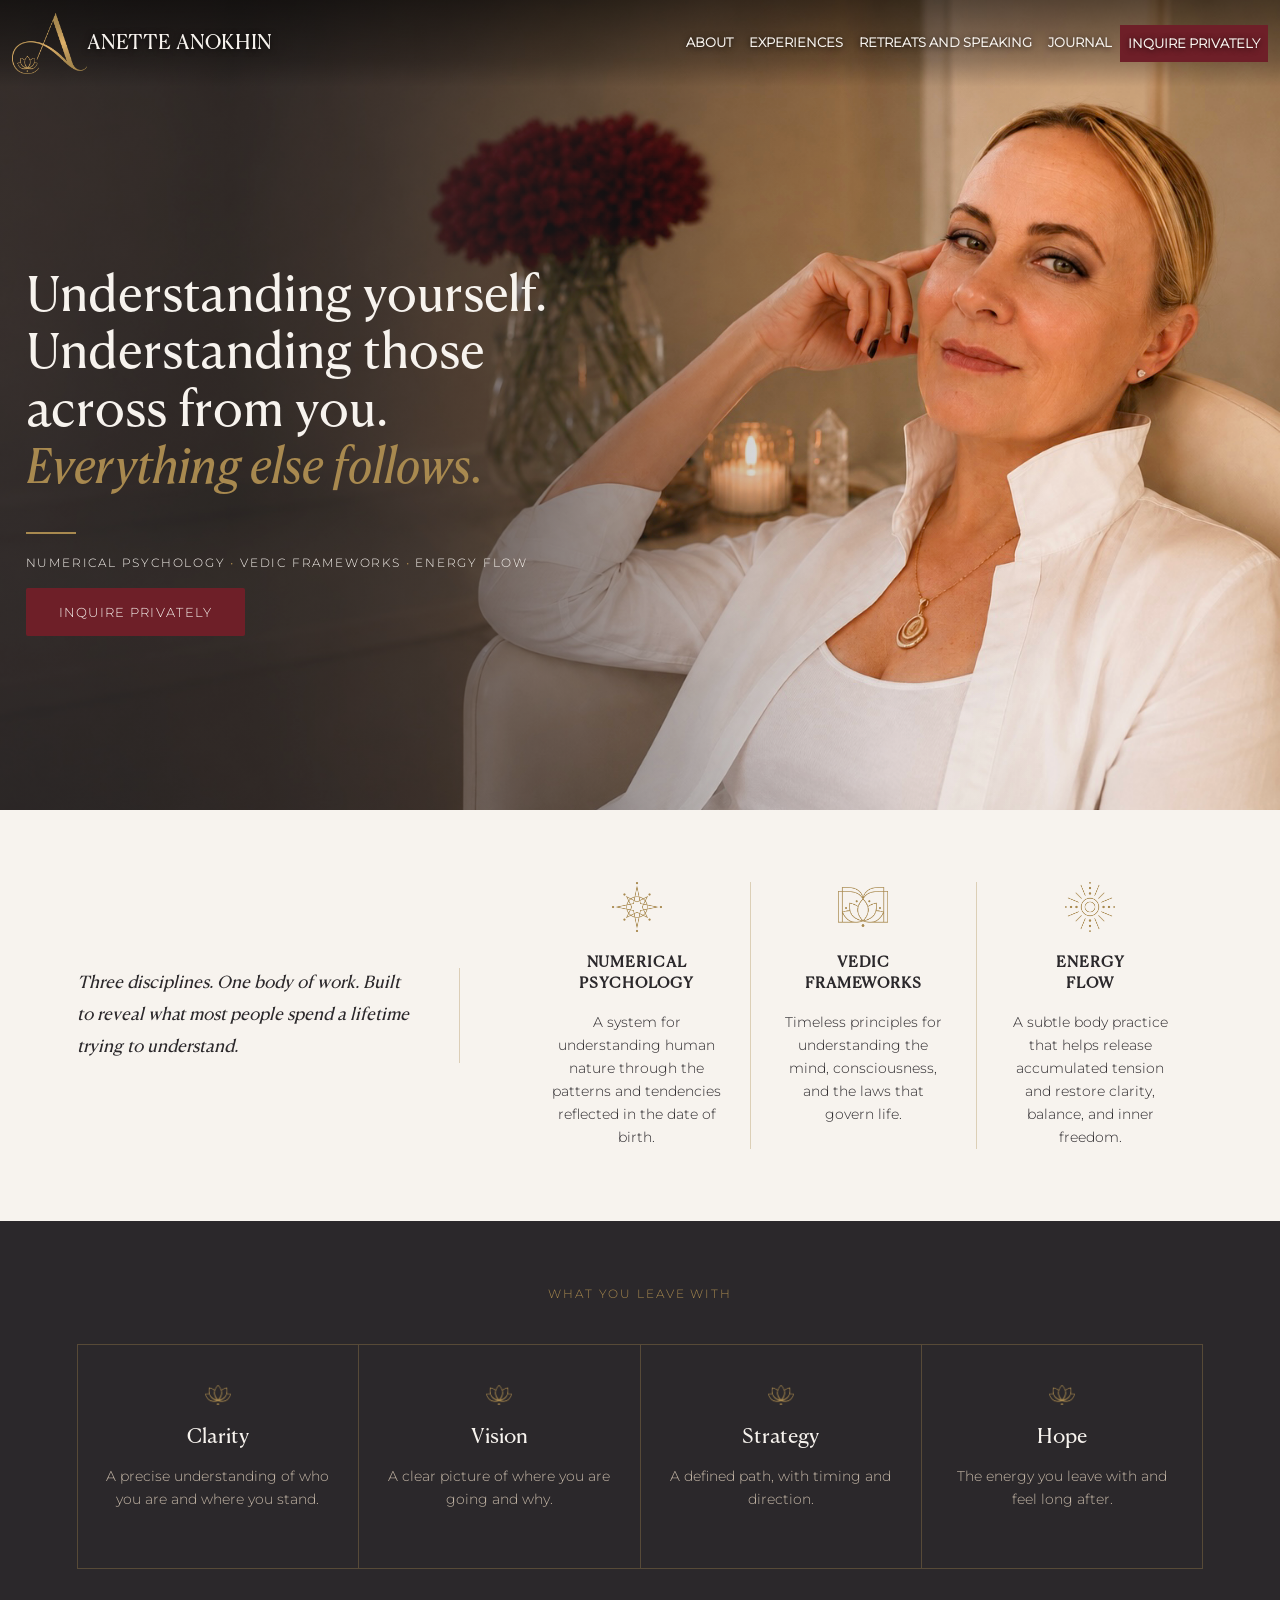
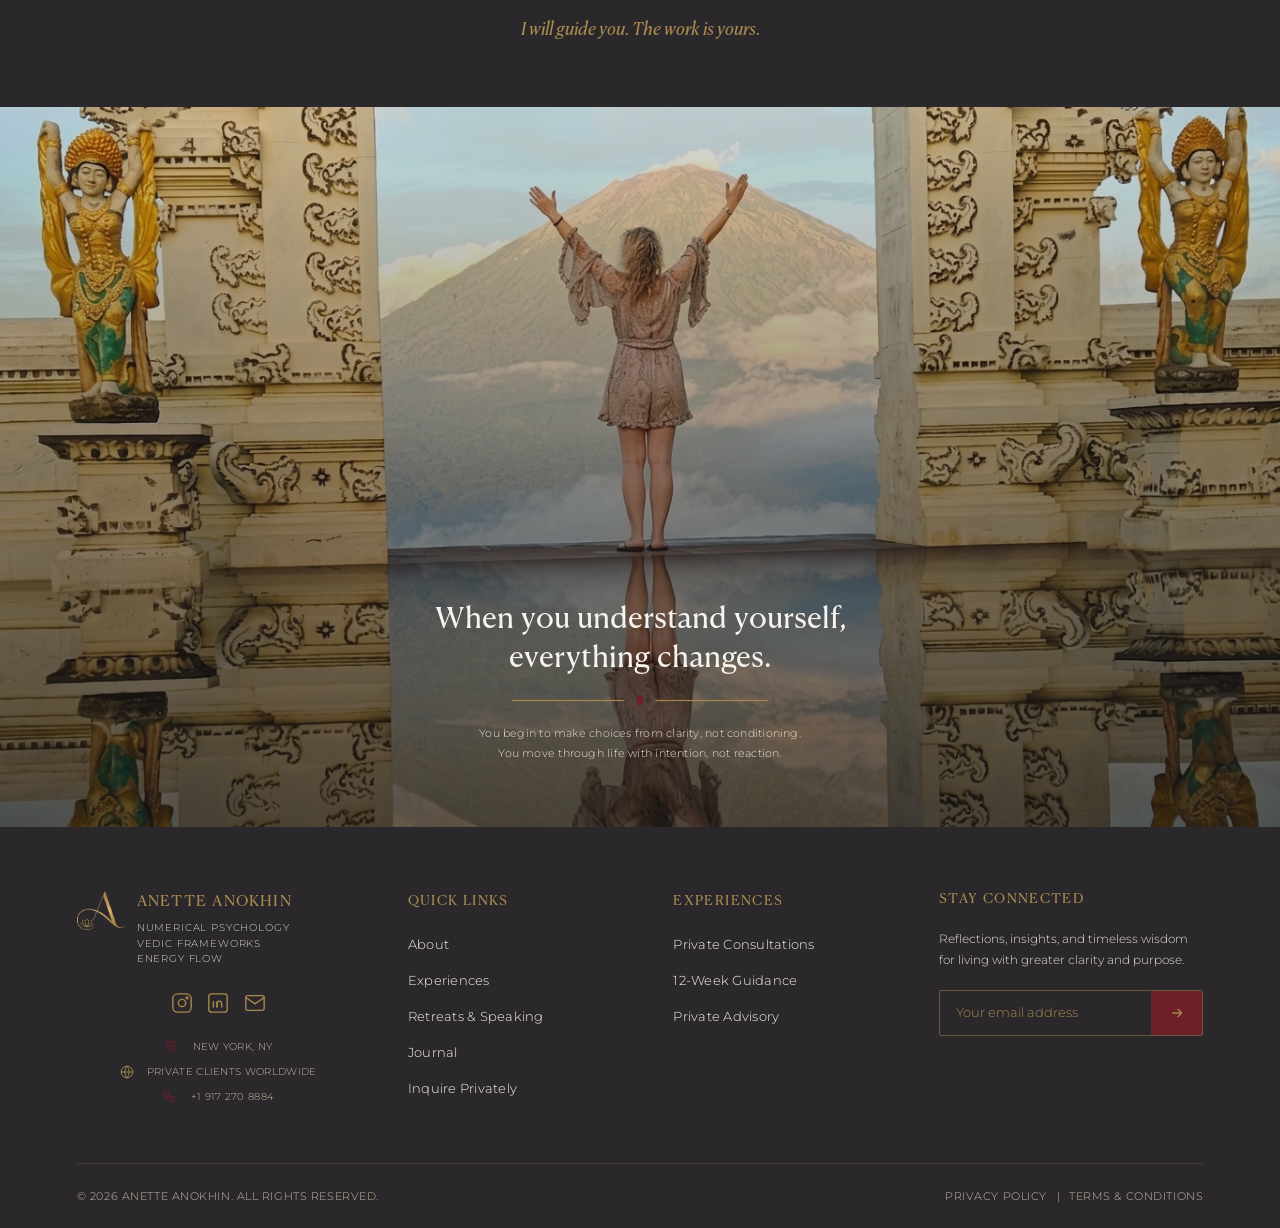
<file: index.html>
<!doctype html>
<html lang="en">

<head>
    <title>Anette Anokhin | Numerical Psychology • Vedic Frameworks • Energy Flow</title>
    <!-- Required meta tags -->
    <meta charset="utf-8" />
    <meta name="viewport" content="width=device-width, initial-scale=1" />

    <!-- tab logo -->
    <link rel="icon" type="image/png" href="images/iconA/24.png">

    <!-- Bootstrap CSS v5.3.8 -->
    <link href="https://cdn.jsdelivr.net/npm/bootstrap@5.3.8/dist/css/bootstrap.min.css" rel="stylesheet"
        integrity="sha384-sRIl4kxILFvY47J16cr9ZwB07vP4J8+LH7qKQnuqkuIAvNWLzeN8tE5YBujZqJLB" crossorigin="anonymous" />

    <!-- css link -->
    <link rel="stylesheet" href="style.css">
</head>

<body class="index-body">

    <!-- hero wrapper: nav + hero live inside this so nav can sit on top -->
    <div class="hero-wrapper">

        <!-- navbar start -->
        <nav class="navbar navbar-expand-lg hero-navbar">
            <div class="container-fluid">
                <a class="navbar-brand active canela ivory-veil idk-edit" href="index.html">
                    <img src="images/iconA/24.png" alt="Logo" width="46" height="40"
                        class="d-inline-block align-text-top idk-img">
                    ANETTE ANOKHIN
                </a>

                <button class="navbar-toggler custom-toggler" type="button" data-bs-toggle="collapse"
                    data-bs-target="#navbarNavAltMarkup" aria-controls="navbarNavAltMarkup" aria-expanded="false"
                    aria-label="Toggle navigation">
                    <span class="toggler-line line1"></span>
                    <span class="toggler-line line2"></span>
                    <span class="toggler-line line3"></span>
                </button>

                <div class="collapse navbar-collapse ivory-veil" id="navbarNavAltMarkup">
                    <div class="navbar-nav ms-auto montserrat fw-bold">
                        <a class="nav-link" href="aboutme.html">ABOUT</a>
                        <a class="nav-link" href="experience.html">EXPERIENCES</a>
                        <a class="nav-link" href="retreats.html">RETREATS AND SPEAKING</a>
                        <a class="nav-link" href="journal.html">JOURNAL</a>
                        <a class="nav-link inq-btn" href="inquiry.html">INQUIRE PRIVATELY</a>
                    </div>
                </div>
            </div>
        </nav>
        <!-- navbar end -->

        <!-- hero start -->
        <section class="hero">
            <!-- TODO: swap this background image path for your real hero photo -->
            <div class="hero-bg" style="background-image: url('images/mainPage/FinalpictopBRIGHTER.PNG')"></div>
            <div class="hero-overlay"></div>

            <div class="hero-content">

                <h1 class="hero-headline canela ivory-veil">
                    <!-- TODO: your headline. wrap the emphasized word/phrase in the span below -->
                    Understanding yourself. Understanding those across from you.
                    <br>
                    <span class="canela-italic antique-gold">Everything else follows.</span>
                </h1>

                <div class="hero-goldBar"></div>

                <p class="hero-eyebrow montserrat ivory-veil">
                    <!-- TODO: small label line, e.g. NUMERICAL PSYCHOLOGY • VEDIC FRAMEWORKS • ENERGY FLOW -->
                    NUMERICAL PSYCHOLOGY <span class="antique-gold">•</span> VEDIC FRAMEWORKS <span
                        class="antique-gold">•</span> ENERGY FLOW
                </p>

                <a href="inquiry.html" class="btn hero-btn red-crimson-bg ivory-veil montserrat">
                    <!-- TODO: button label -->
                    INQUIRE PRIVATELY
                </a>
            </div>
        </section>
        <!-- hero end -->

    </div>
    <!-- hero-wrapper end -->

    <!-- about/intro section start -->
    <section class="about-section">
        <div class="about-inner">

            <!-- intro paragraph -->
            <div class="about-text canela soft-charcoal">
                <p>Three disciplines. One body of work. Built to reveal what most people spend a lifetime trying to
                    understand.</p>
            </div>

            <!-- three categories -->
            <div class="about-categories">

                <div class="about-category">
                    <div class="about-icon">
                        <img src="images/logoFiles/27.png" alt="Numerical Psychology icon">
                    </div>
                    <h3 class="canela soft-charcoal fw-bold">NUMERICAL<br>PSYCHOLOGY</h3>
                    <p class="montserrat soft-charcoal fw-light">A system for understanding human nature through the
                        patterns and
                        tendencies reflected in the date of birth.</p>
                </div>

                <div class="about-category">
                    <div class="about-icon">
                        <img src="images/logoFiles/29.png" alt="Vedic Frameworks icon">
                    </div>
                    <h3 class="canela soft-charcoal fw-bold">VEDIC<br>FRAMEWORKS</h3>
                    <p class="montserrat soft-charcoal fw-light">Timeless principles for understanding the mind,
                        consciousness,
                        and
                        the
                        laws that govern life.</p>
                </div>

                <div class="about-category">
                    <div class="about-icon">
                        <img src="images/logoFiles/28.png" alt="Energy Flow icon">
                    </div>
                    <h3 class="canela soft-charcoal fw-bold">ENERGY<br>FLOW</h3>
                    <p class="montserrat soft-charcoal fw-light">A subtle body practice that helps release accumulated
                        tension
                        and
                        restore clarity, balance, and inner freedom.</p>
                </div>

            </div>

        </div>
    </section>
    <!-- about/intro section end -->

    <!-- what you leave with section start -->
    <section class="leave-with-section">
        <p class="leave-with-label montserrat antique-gold">WHAT YOU LEAVE WITH</p>

        <div class="leave-with-grid">

            <div class="leave-with-card">
                <img src="images/logoFiles/14.png" alt="" class="leave-with-icon">
                <h3 class="canela ivory-veil">Clarity</h3>
                <p class="montserrat stone-taupe">A precise understanding of who you are and where you stand.</p>
            </div>

            <div class="leave-with-card">
                <img src="images/logoFiles/14.png" alt="" class="leave-with-icon">
                <h3 class="canela ivory-veil">Vision</h3>
                <p class="montserrat stone-taupe">A clear picture of where you are going and why.</p>
            </div>

            <div class="leave-with-card">
                <img src="images/logoFiles/14.png" alt="" class="leave-with-icon">
                <h3 class="canela ivory-veil">Strategy</h3>
                <p class="montserrat stone-taupe">A defined path, with timing and direction.</p>
            </div>

            <div class="leave-with-card">
                <img src="images/logoFiles/14.png" alt="" class="leave-with-icon">
                <h3 class="canela ivory-veil">Hope</h3>
                <p class="montserrat stone-taupe">The energy you leave with and feel long after.</p>
            </div>

        </div>

        <p class="leave-with-quote canela-italic antique-gold">
            I will guide you. The work is yours.
        </p>
    </section>
    <!-- what you leave with section end -->


    <!-- quote banner section start -->
    <section class="quote-banner">
        <div class="quote-bg"></div>
        <div class="quote-overlay"></div>

        <div class="quote-content">
            <h2 class="quote-headline canela ivory-veil">
                When you understand yourself,<br>
                everything changes.
            </h2>

            <img src="images/logoFiles/13.png" class="quote-divider">


            <p class="quote-subtext montserrat warm-sand">
                You begin to make choices from clarity, not conditioning.<br>
                You move through life with intention, not reaction.
            </p>
        </div>
    </section>
    <!-- quote banner section end -->

    <!-- footer start -->
    <footer class="site-footer">
        <div class="footer-inner">

            <!-- column 1: brand -->
            <div class="footer-col footer-brand">
                <div class="footer-logo-row">
                    <img src="images/iconA/24.png" alt="Anette Anokhin logo" class="footer-logo-img">
                    <div class="footer-brand-text">
                        <span class="footer-brand-name canela antique-gold">
                            <a href="index.html">ANETTE ANOKHIN</a>
                        </span>
                        <span class="footer-brand-tag montserrat ivory-veil">NUMERICAL PSYCHOLOGY</span>
                        <span class="footer-brand-tag montserrat ivory-veil">VEDIC FRAMEWORKS</span>
                        <span class="footer-brand-tag montserrat ivory-veil">ENERGY FLOW</span>
                    </div>
                </div>

                <div class="footer-social">
                    <a href="https://www.instagram.com/anette.anokhin/" target="new" aria-label="Instagram"
                        class="footer-social-icon">
                        <svg viewBox="0 0 24 24" fill="none" stroke-width="1.5">
                            <rect x="2" y="2" width="20" height="20" rx="5" />
                            <circle cx="12" cy="12" r="4" />
                            <circle cx="17.5" cy="6.5" r="1" />
                        </svg>
                    </a>
                    <a href="https://www.linkedin.com/in/aneta-anokhin-2aa7685/" target="new" aria-label="LinkedIn"
                        class="footer-social-icon">
                        <svg viewBox="0 0 24 24" fill="none" stroke-width="1.5">
                            <rect x="2" y="2" width="20" height="20" rx="3" />
                            <line x1="7" y1="10" x2="7" y2="17" />
                            <circle cx="7" cy="6.5" r="1" class="footer-social-fill" stroke="none" />
                            <path d="M11 17v-4.5c0-1.5 1-2.5 2.5-2.5s2.5 1 2.5 2.5V17" />
                            <line x1="11" y1="10" x2="11" y2="17" />
                        </svg>
                    </a>
                    <a href="mailto:an@anetteanokhin.com" aria-label="Email" class="footer-social-icon">
                        <svg viewBox="0 0 24 24" fill="none" stroke-width="1.5">
                            <rect x="2" y="4" width="20" height="16" rx="2" />
                            <path d="M2 6l10 7 10-7" />
                        </svg>
                    </a>
                </div>

                <div class="footer-contact montserrat">
                    <p>
                        <svg class="footer-contact-icon" viewBox="0 0 24 24" fill="none" stroke="#6E1F28"
                            stroke-width="1.8">
                            <path d="M12 21s-7-7.2-7-12a7 7 0 0 1 14 0c0 4.8-7 12-7 12z" />
                            <circle cx="12" cy="9" r="2.3" />
                        </svg>
                        NEW YORK, NY
                    </p>
                    <p><span class="antique-gold"><svg class="globe-icon" viewBox="0 0 24 24" fill="none"
                                stroke="#A8894F" stroke-width="1.5">
                                <circle cx="12" cy="12" r="10" />
                                <line x1="2" y1="12" x2="22" y2="12" />
                                <path d="M12 2a15 15 0 0 1 0 20 15 15 0 0 1 0-20z" />
                            </svg></span> PRIVATE CLIENTS WORLDWIDE</p>
                    <p><svg class="footer-contact-icon" viewBox="0 0 24 24" fill="none" stroke="#6E1F28"
                            stroke-width="1.8">
                            <path
                                d="M6 2h4l2 5-2.5 1.5a11 11 0 0 0 5 5L16 11l5 2v4a2 2 0 0 1-2 2C10 19 3 12 3 4a2 2 0 0 1 2-2z" />
                        </svg>
                        +1 917 270 8884</p>
                </div>
            </div>

            <!-- column 2: quick links -->
            <div class="footer-col footer-accordion">
                <button class="footer-heading footer-accordion-toggle canela antique-gold" aria-expanded="false">
                    QUICK LINKS
                    <svg class="footer-accordion-icon" viewBox="0 0 24 24" fill="none" stroke="#A8894F"
                        stroke-width="2">
                        <path d="M6 9l6 6 6-6" />
                    </svg>
                </button>
                <ul class="footer-links montserrat footer-accordion-content">
                    <li><a href="aboutme.html">About</a></li>
                    <li><a href="experience.html">Experiences</a></li>
                    <li><a href="retreats.html">Retreats &amp; Speaking</a></li>
                    <li><a href="journal.html">Journal</a></li>
                    <li><a href="inquiry.html">Inquire Privately</a></li>
                </ul>
            </div>

            <!-- column 3: experiences -->
            <div class="footer-col footer-accordion">
                <button class="footer-heading footer-accordion-toggle canela antique-gold" aria-expanded="false">
                    EXPERIENCES
                    <svg class="footer-accordion-icon" viewBox="0 0 24 24" fill="none" stroke="#A8894F"
                        stroke-width="2">
                        <path d="M6 9l6 6 6-6" />
                    </svg>
                </button>
                <ul class="footer-links montserrat footer-accordion-content">
                    <li><a href="experience.html#private-consultations">Private Consultations</a></li>
                    <li><a href="experience.html#12-week-guidance">12-Week Guidance</a></li>
                    <li><a href="experience.html#private-advisory">Private Advisory</a></li>
                </ul>
            </div>

            <!-- column 4: newsletter -->
            <div class="footer-col footer-newsletter" id="stay-connected">
                <h4 class="footer-heading canela antique-gold">STAY CONNECTED</h4>
                <p class="montserrat ivory-veil footer-newsletter-text">
                    Reflections, insights, and timeless wisdom for living with greater clarity and purpose.
                </p>
                <form class="footer-signup" action="subscribe.php" method="POST">
                    <input type="email" name="email" placeholder="Your email address" class="montserrat" required>
                    <button type="submit" aria-label="Subscribe">
                        <svg viewBox="0 0 24 24" fill="none" stroke-width="2">
                            <path d="M5 12h14M13 6l6 6-6 6" />
                        </svg>
                    </button>
                </form>
                <p id="subscribe-message" class="montserrat"></p>
            </div>

        </div>

        <div class="footer-bottom montserrat">
            <p>© 2026 ANETTE ANOKHIN. ALL RIGHTS RESERVED.</p>
            <div class="footer-legal">
                <a href="privacy.html">PRIVACY POLICY</a>
                <span>|</span>
                <a href="terms.html">TERMS &amp; CONDITIONS</a>
            </div>
        </div>
    </footer>
    <!-- footer end -->

    <!-- my javascript file -->
    <script src="script.js"></script>

    <!-- Bootstrap JavaScript Bundle (includes Popper) -->
    <script src="https://cdn.jsdelivr.net/npm/bootstrap@5.3.8/dist/js/bootstrap.bundle.min.js"
        integrity="sha384-FKyoEForCGlyvwx9Hj09JcYn3nv7wiPVlz7YYwJrWVcXK/BmnVDxM+D2scQbITxI"
        crossorigin="anonymous"></script>
</body>

</html>
</file>
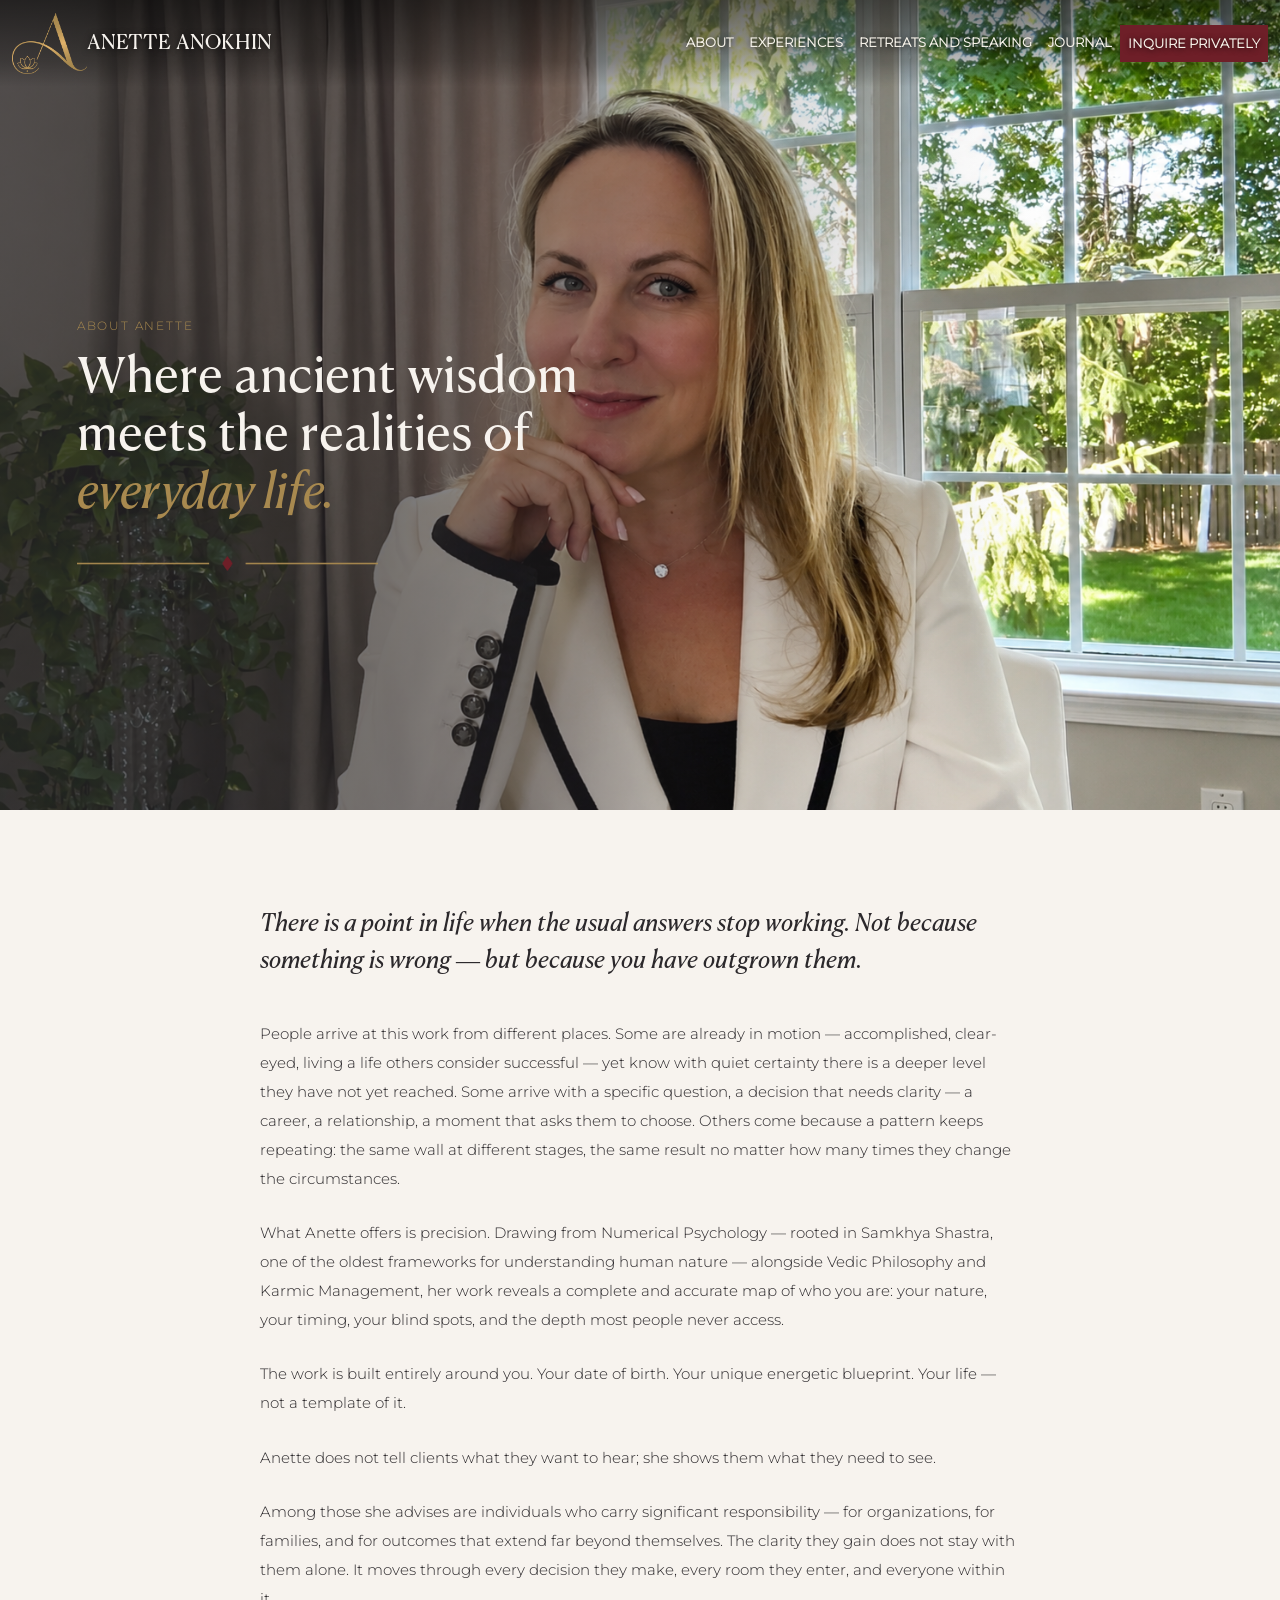
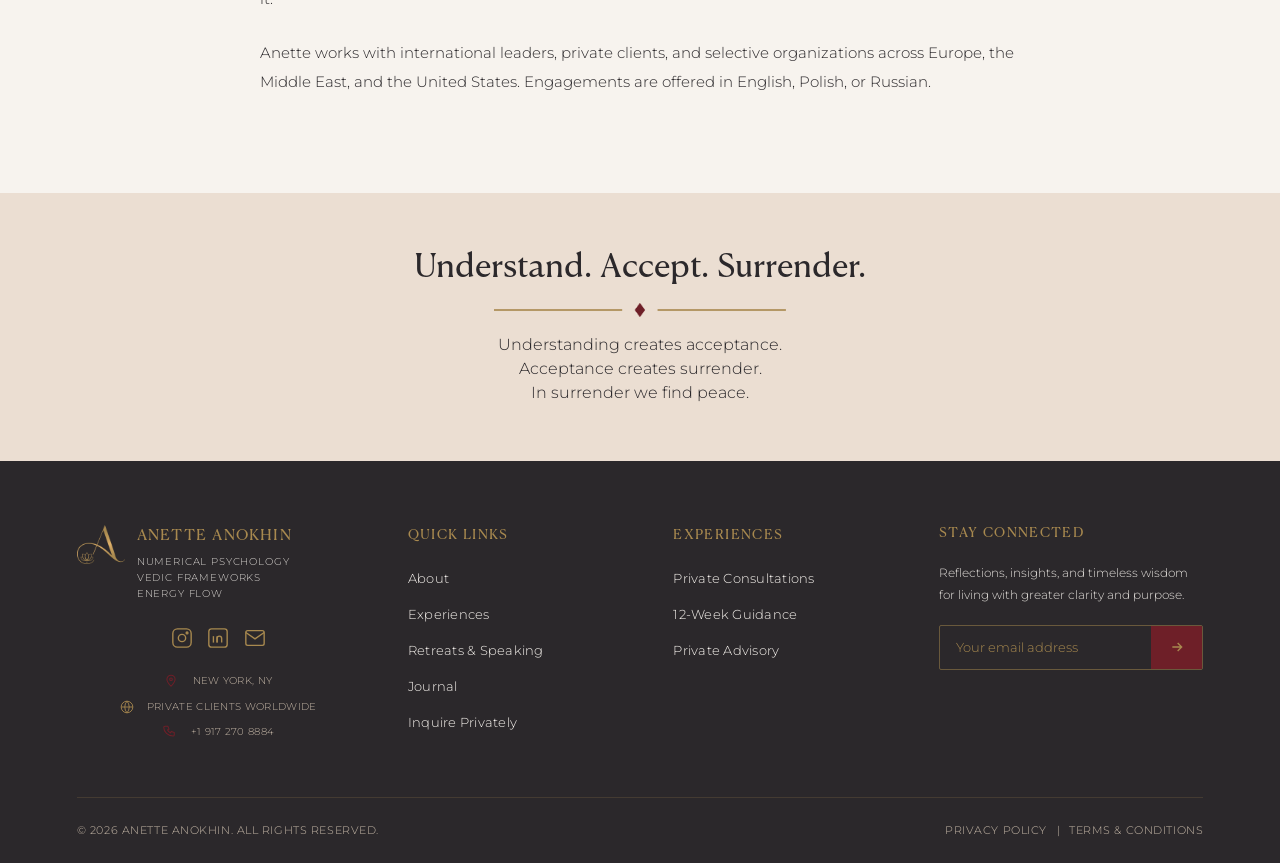
<file: aboutme.html>
<!doctype html>
<html lang="en">

<head>

    <title>About Anette | Anette Anokhin</title>

    <meta charset="utf-8" />

    <meta name="viewport" content="width=device-width, initial-scale=1" />

    <link rel="icon" type="image/png" href="images/iconA/24.png">


    <!-- Bootstrap CSS v5.3.8 -->

    <link href="https://cdn.jsdelivr.net/npm/bootstrap@5.3.8/dist/css/bootstrap.min.css" rel="stylesheet"
        integrity="sha384-sRIl4kxILFvY47J16cr9ZwB07vP4J8+LH7qKQnuqkuIAvNWLzeN8tE5YBujZqJLB" crossorigin="anonymous" />


    <!-- Your shared CSS -->

    <link rel="stylesheet" href="style.css">

</head>


<body class="index-body about-page">


    <!-- =====================================================
         HERO WRAPPER
         ===================================================== -->

    <div class="hero-wrapper">


        <!-- =================================================
             NAVBAR
             Same navbar structure as index.html
             ================================================= -->

        <nav class="navbar navbar-expand-lg hero-navbar">

            <div class="container-fluid">


                <a class="navbar-brand active canela ivory-veil idk-edit" href="index.html">

                    <img src="images/iconA/24.png" alt="Logo" width="46" height="40"
                        class="d-inline-block align-text-top idk-img">

                    ANETTE ANOKHIN

                </a>


                <!-- Mobile hamburger -->

                <button class="navbar-toggler custom-toggler" type="button" data-bs-toggle="collapse"
                    data-bs-target="#navbarNavAltMarkup" aria-controls="navbarNavAltMarkup" aria-expanded="false"
                    aria-label="Toggle navigation">

                    <span class="toggler-line line1"></span>
                    <span class="toggler-line line2"></span>
                    <span class="toggler-line line3"></span>

                </button>


                <!-- Navigation -->

                <div class="collapse navbar-collapse ivory-veil" id="navbarNavAltMarkup">

                    <div class="navbar-nav ms-auto montserrat fw-bold">


                        <a class="nav-link active" href="aboutme.html">

                            ABOUT

                        </a>


                        <a class="nav-link" href="experience.html">

                            EXPERIENCES

                        </a>


                        <a class="nav-link" href="retreats.html">

                            RETREATS AND SPEAKING

                        </a>


                        <a class="nav-link" href="journal.html">

                            JOURNAL

                        </a>


                        <a class="nav-link inq-btn" href="inquiry.html">

                            INQUIRE PRIVATELY

                        </a>


                    </div>

                </div>

            </div>

        </nav>



        <!-- =================================================
             ABOUT HERO
             ================================================= -->

        <section class="hero">


            <!--
                DESKTOP HERO IMAGE

                On desktop this fills the entire hero and
                the existing .hero-overlay creates the dark
                fade into the portrait.
            -->

            <div class="hero-bg" style="background-image: url('images/aboutMe/about-me-final.png');">
            </div>


            <!-- Existing dark hero fade -->

            <div class="hero-overlay"></div>



            <!-- =================================================
                 HERO CONTENT
                 ================================================= -->

            <div class="hero-content">


                <!-- Small heading -->

                <p class="hero-eyebrow montserrat antique-gold red-thing">

                    ABOUT ANETTE

                </p>



                <!-- Main headline -->

                <h1 class="hero-headline canela ivory-veil">

                    Where ancient wisdom meets the realities of

                    <span class="canela-italic antique-gold red-thing">
                        everyday life.
                    </span>

                </h1>

                <img src="images/logoFiles/13.png" style="width: 50%; padding-bottom: 3%;">


                <!--
                    MOBILE PORTRAIT

                    Hidden on desktop.

                    On phone this appears directly underneath
                    "everyday life."
                -->

                <img src="images/aboutMe/about-me-final.png" alt="Anette Anokhin portrait" class="about-mobile-image">
            </div>

        </section>

        <section class="about-story">
            <div class="about-story-inner">

                <p class="about-story-intro canela soft-charcoal canela-italic">
                    There is a point in life when the usual answers stop working. Not because something is wrong
                    — but because
                    you have outgrown them.
                </p>

                <p class="montserrat soft-charcoal">
                    People arrive at this work from different places. Some are already in motion — accomplished,
                    clear-eyed,
                    living a life others consider successful — yet know with quiet certainty there is a deeper
                    level they have
                    not yet reached. Some arrive with a specific question, a decision that needs clarity — a
                    career, a
                    relationship, a moment that asks them to choose. Others come because a pattern keeps
                    repeating: the same
                    wall at different stages, the same result no matter how many times they change the
                    circumstances.
                </p>

                <p class="montserrat soft-charcoal">
                    What Anette offers is precision. Drawing from Numerical Psychology — rooted in Samkhya
                    Shastra, one of the
                    oldest frameworks for understanding human nature — alongside Vedic Philosophy and Karmic
                    Management, her
                    work reveals a complete and accurate map of who you are: your nature, your timing, your
                    blind spots, and the
                    depth most people never access.
                </p>

                <p class="montserrat soft-charcoal">
                    The work is built entirely around you. Your date of birth. Your unique energetic blueprint.
                    Your life — not
                    a template of it.
                </p>

                <p class="montserrat soft-charcoal">
                    Anette does not tell clients what they want to hear; she shows them what they need to see.
                </p>

                <p class="montserrat soft-charcoal">
                    Among those she advises are individuals who carry significant responsibility — for
                    organizations, for
                    families, and for outcomes that extend far beyond themselves. The clarity they gain does not
                    stay with them
                    alone. It moves through every decision they make, every room they enter, and everyone within
                    it.
                </p>

                <p class="montserrat soft-charcoal">
                    Anette works with international leaders, private clients, and selective organizations across Europe,
                    the Middle East,
                    and the United States. Engagements are offered in English, Polish, or Russian.
                </p>

            </div>
        </section>

    </div>



    <!-- =====================================================
         QUOTE SECTION
         ===================================================== -->

    <section class="about-quote-section text-center p-5">

        <h2 class="about-quote-headline canela soft-charcoal p-2">

            Understand. Accept. Surrender.

        </h2>

        <div class="text-center d-flex justify-content-center m-2">
            <img src="images/logoFiles/13.png" class="w-25 text-center">

        </div>

        <p class="about-quote-subtext montserrat soft-charcoal p-2 m-0">

            Understanding creates acceptance.<br>

            Acceptance creates surrender.<br>

            In surrender we find peace.

        </p>


    </section>



    <!-- =====================================================
         FOOTER
         Same footer system as index.html
         ===================================================== -->

    <footer class="site-footer">


        <div class="footer-inner">


            <!-- =================================================
                 BRAND
                 ================================================= -->

            <div class="footer-col footer-brand">


                <div class="footer-logo-row">


                    <img src="images/iconA/24.png" alt="Anette Anokhin logo" class="footer-logo-img">


                    <div class="footer-brand-text">


                        <span class="footer-brand-name canela antique-gold">

                            <a href="index.html">
                                ANETTE ANOKHIN
                            </a>

                        </span>


                        <span class="footer-brand-tag montserrat ivory-veil">

                            NUMERICAL PSYCHOLOGY

                        </span>


                        <span class="footer-brand-tag montserrat ivory-veil">

                            VEDIC FRAMEWORKS

                        </span>


                        <span class="footer-brand-tag montserrat ivory-veil">

                            ENERGY FLOW

                        </span>


                    </div>

                </div>



                <!-- Social icons -->

                <div class="footer-social">


                    <!-- Instagram -->

                    <a href="https://www.instagram.com/anette.anokhin/" target="new" aria-label="Instagram"
                        class="footer-social-icon">

                        <svg viewBox="0 0 24 24" fill="none" stroke-width="1.5">

                            <rect x="2" y="2" width="20" height="20" rx="5" />

                            <circle cx="12" cy="12" r="4" />

                            <circle cx="17.5" cy="6.5" r="1" />

                        </svg>

                    </a>



                    <!-- LinkedIn -->

                    <a href="https://www.linkedin.com/in/aneta-anokhin-2aa7685/" target="new" aria-label="LinkedIn"
                        class="footer-social-icon">

                        <svg viewBox="0 0 24 24" fill="none" stroke-width="1.5">

                            <rect x="2" y="2" width="20" height="20" rx="3" />

                            <line x1="7" y1="10" x2="7" y2="17" />

                            <circle cx="7" cy="6.5" r="1" class="footer-social-fill" stroke="none" />

                            <path d="M11 17v-4.5c0-1.5 1-2.5 2.5-2.5s2.5 1 2.5 2.5V17" />

                            <line x1="11" y1="10" x2="11" y2="17" />

                        </svg>

                    </a>



                    <!-- Email -->

                    <a href="mailto:an@anetteanokhin.com" aria-label="Email" class="footer-social-icon">

                        <svg viewBox="0 0 24 24" fill="none" stroke-width="1.5">

                            <rect x="2" y="4" width="20" height="16" rx="2" />

                            <path d="M2 6l10 7 10-7" />

                        </svg>

                    </a>


                </div>



                <!-- Contact -->

                <div class="footer-contact montserrat">


                    <p>

                        <svg class="footer-contact-icon" viewBox="0 0 24 24" fill="none" stroke="#6E1F28"
                            stroke-width="1.8">
                            <path d="M12 21s-7-7.2-7-12a7 7 0 0 1 14 0c0 4.8-7 12-7 12z" />
                            <circle cx="12" cy="9" r="2.3" />
                        </svg>
                        NEW YORK, NY

                    </p>


                    <p>

                        <span class="antique-gold"><svg class="globe-icon" viewBox="0 0 24 24" fill="none"
                                stroke="#A8894F" stroke-width="1.5">
                                <circle cx="12" cy="12" r="10" />
                                <line x1="2" y1="12" x2="22" y2="12" />
                                <path d="M12 2a15 15 0 0 1 0 20 15 15 0 0 1 0-20z" />
                            </svg></span>

                        PRIVATE CLIENTS WORLDWIDE

                    </p>


                    <p>

                        <svg class="footer-contact-icon" viewBox="0 0 24 24" fill="none" stroke="#6E1F28"
                            stroke-width="1.8">
                            <path
                                d="M6 2h4l2 5-2.5 1.5a11 11 0 0 0 5 5L16 11l5 2v4a2 2 0 0 1-2 2C10 19 3 12 3 4a2 2 0 0 1 2-2z" />
                        </svg>
                        +1 917 270 8884

                    </p>


                </div>


            </div>



            <!-- =================================================
                 QUICK LINKS
                 ================================================= -->

            <div class="footer-col footer-accordion">


                <button class="footer-heading footer-accordion-toggle canela antique-gold" aria-expanded="false">

                    QUICK LINKS


                    <svg class="footer-accordion-icon" viewBox="0 0 24 24" fill="none" stroke="#A8894F"
                        stroke-width="2">

                        <path d="M6 9l6 6 6-6" />

                    </svg>

                </button>


                <ul class="footer-links montserrat footer-accordion-content">


                    <li>
                        <a href="aboutme.html">
                            About
                        </a>
                    </li>


                    <li>
                        <a href="experience.html">
                            Experiences
                        </a>
                    </li>


                    <li>
                        <a href="retreats.html">
                            Retreats &amp; Speaking
                        </a>
                    </li>


                    <li>
                        <a href="journal.html">
                            Journal
                        </a>
                    </li>


                    <li>
                        <a href="inquiry.html">
                            Inquire Privately
                        </a>
                    </li>


                </ul>


            </div>



            <!-- =================================================
                 EXPERIENCES
                 ================================================= -->

            <div class="footer-col footer-accordion">


                <button class="footer-heading footer-accordion-toggle canela antique-gold" aria-expanded="false">

                    EXPERIENCES


                    <svg class="footer-accordion-icon" viewBox="0 0 24 24" fill="none" stroke="#A8894F"
                        stroke-width="2">

                        <path d="M6 9l6 6 6-6" />

                    </svg>

                </button>


                <ul class="footer-links montserrat footer-accordion-content">


                    <li>
                        <a href="experience.html#private-consultations">
                            Private Consultations
                        </a>
                    </li>


                    <li>
                        <a href="experience.html#12-week-guidance">
                            12-Week Guidance
                        </a>
                    </li>


                    <li>
                        <a href="experience.html#private-advisory">
                            Private Advisory
                        </a>
                    </li>


                </ul>


            </div>



            <!-- =================================================
                 NEWSLETTER
                 ================================================= -->

            <div class="footer-col footer-newsletter" id="stay-connected">


                <h4 class="footer-heading canela antique-gold">

                    STAY CONNECTED

                </h4>


                <p class="montserrat ivory-veil footer-newsletter-text">

                    Reflections, insights, and timeless wisdom for
                    living with greater clarity and purpose.

                </p>


                <form class="footer-signup" action="subscribe.php" method="POST">


                    <input type="email" name="email" placeholder="Your email address" class="montserrat" required>


                    <button type="submit" aria-label="Subscribe">

                        <svg viewBox="0 0 24 24" fill="none" stroke-width="2">

                            <path d="M5 12h14M13 6l6 6-6 6" />

                        </svg>

                    </button>


                </form>


                <p id="subscribe-message" class="montserrat">
                </p>


            </div>


        </div>



        <!-- =================================================
             FOOTER BOTTOM
             ================================================= -->

        <div class="footer-bottom montserrat">


            <p>

                © 2026 ANETTE ANOKHIN. ALL RIGHTS RESERVED.

            </p>


            <div class="footer-legal">


                <a href="privacy.html">

                    PRIVACY POLICY

                </a>


                <span>|</span>


                <a href="terms.html">

                    TERMS &amp; CONDITIONS

                </a>


            </div>


        </div>


    </footer>



    <!-- =====================================================
         JAVASCRIPT
         ===================================================== -->

    <script src="script.js"></script>


    <!-- Bootstrap JavaScript Bundle -->

    <script src="https://cdn.jsdelivr.net/npm/bootstrap@5.3.8/dist/js/bootstrap.bundle.min.js"
        integrity="sha384-FKyoEForCGlyvwx9Hj09JcYn3nv7wiPVlz7YYwJrWVcXK/BmnVDxM+D2scQbITxI" crossorigin="anonymous">
        </script>


</body>

</html>
</file>
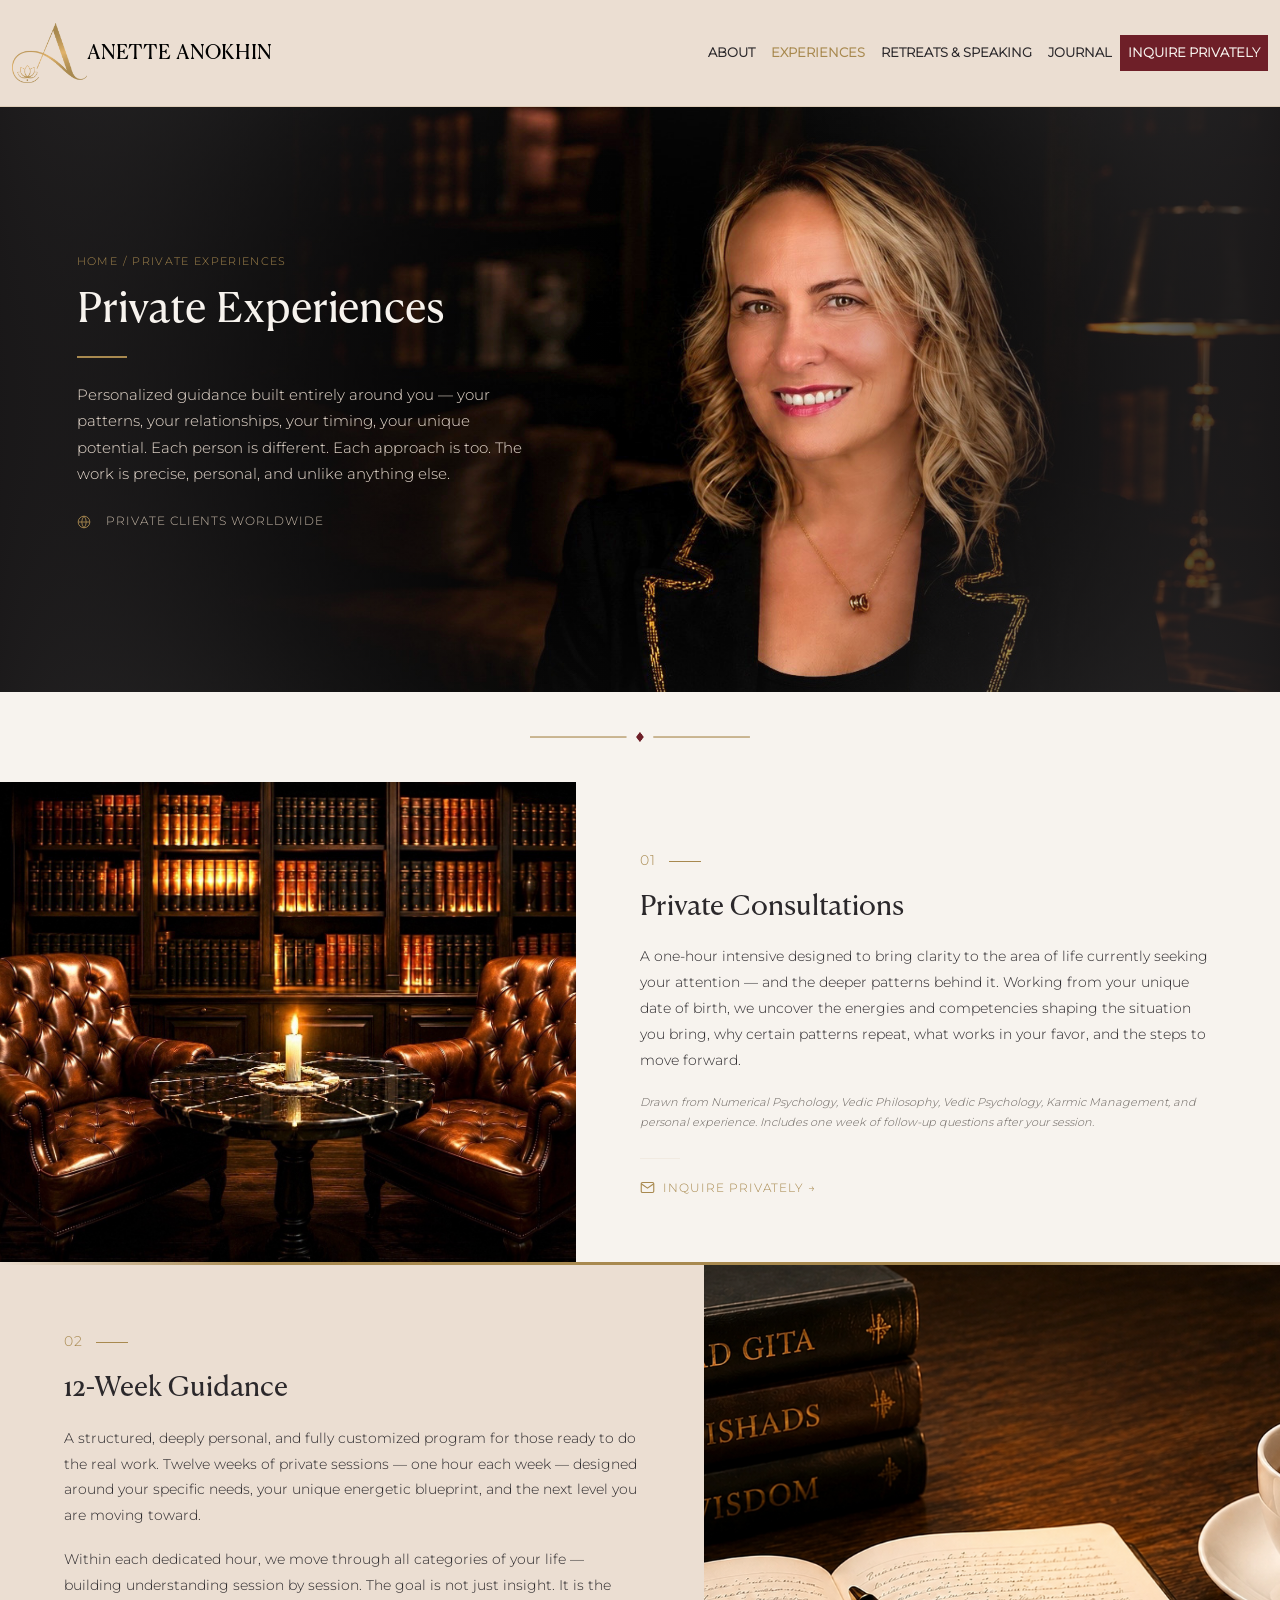
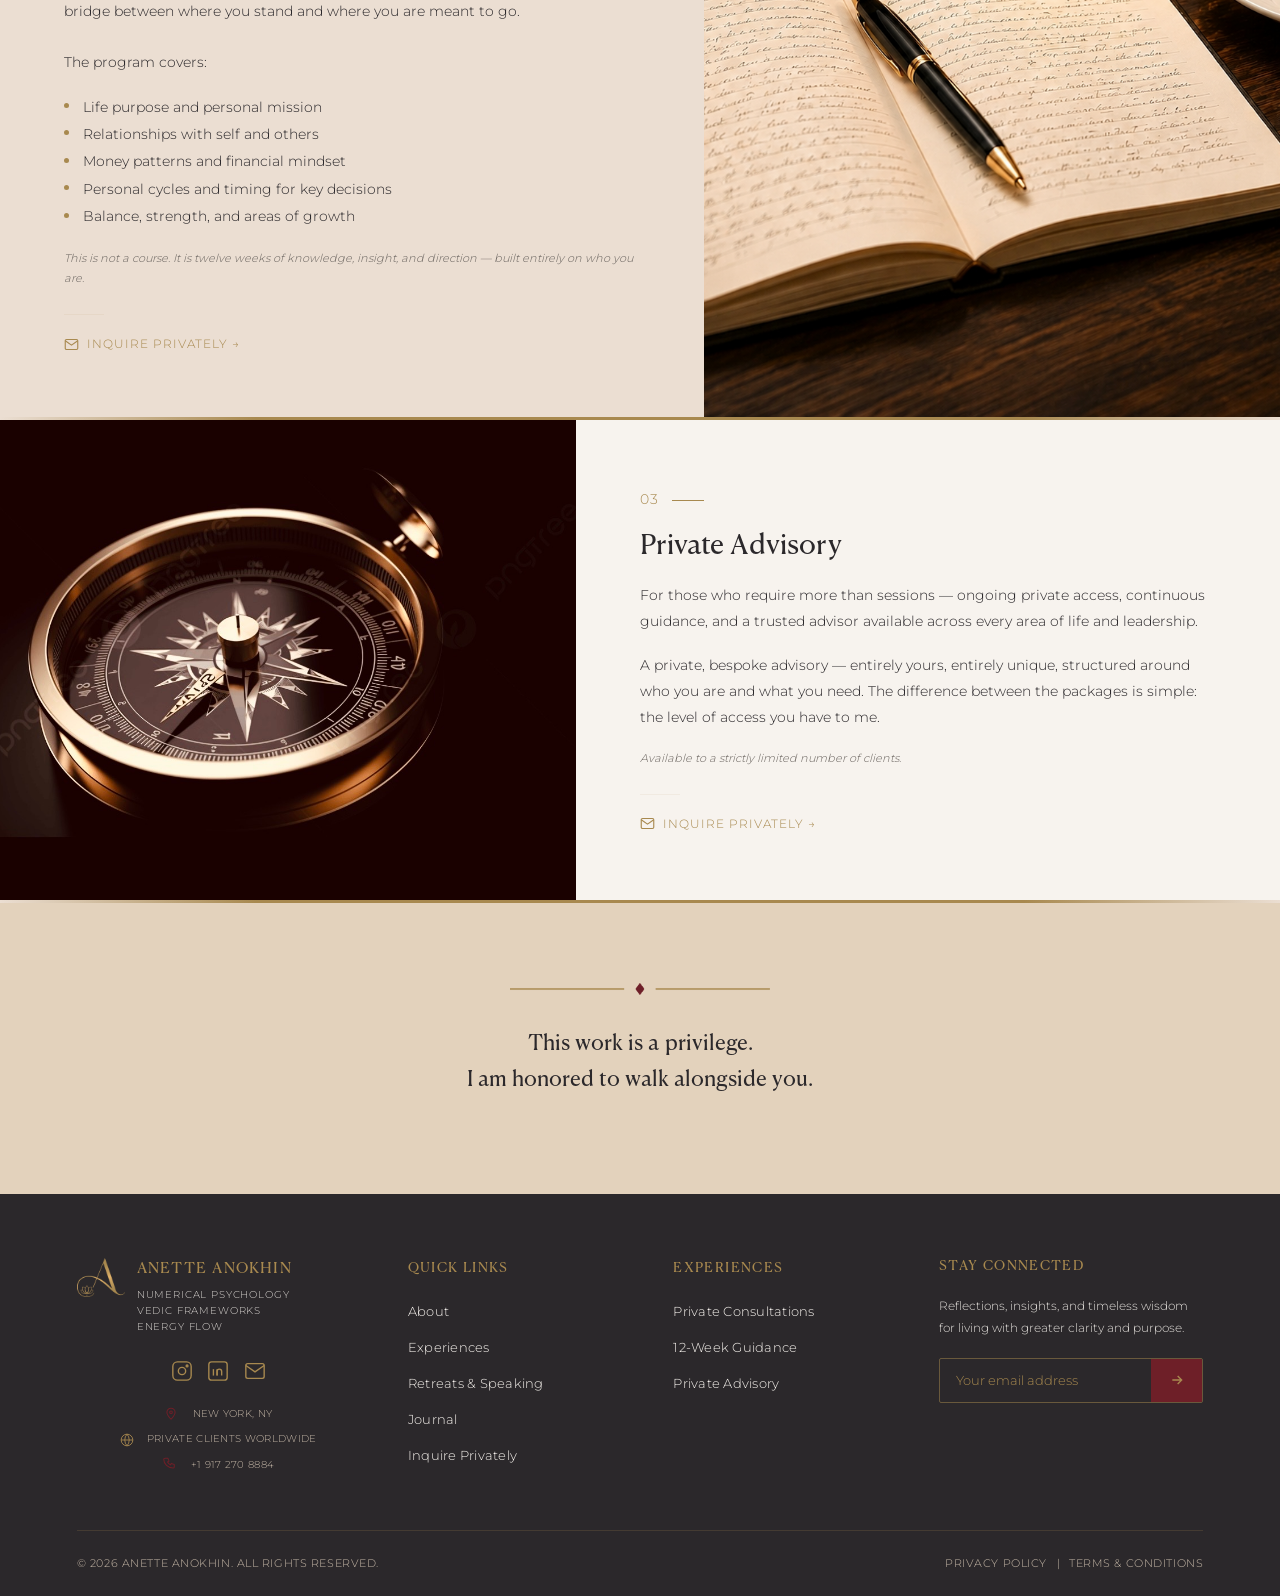
<file: experience.html>
<!doctype html>
<html lang="en">

<head>
    <title>Private Experiences | Anette Anokhin</title>
    <meta charset="utf-8" />
    <meta name="viewport" content="width=device-width, initial-scale=1" />
    <link rel="icon" type="image/png" href="images/iconA/24.png">
    <link href="https://cdn.jsdelivr.net/npm/bootstrap@5.3.8/dist/css/bootstrap.min.css" rel="stylesheet"
        integrity="sha384-sRIl4kxILFvY47J16cr9ZwB07vP4J8+LH7qKQnuqkuIAvNWLzeN8tE5YBujZqJLB" crossorigin="anonymous" />
    <link rel="stylesheet" href="style.css">
</head>

<body class="index-body experience-page">

    <!-- navbar start (cream/solid variant) -->
    <nav class="navbar navbar-expand-lg exp-navbar">
        <div class="container-fluid">
            <a class="navbar-brand active canela idk-edit" href="index.html">
                <img src="images/iconA/24.png" alt="Logo" width="46" height="40"
                    class="d-inline-block align-text-top idk-img">
                ANETTE ANOKHIN
            </a>

            <button class="navbar-toggler custom-toggler" type="button" data-bs-toggle="collapse"
                data-bs-target="#navbarNavAltMarkup" aria-controls="navbarNavAltMarkup" aria-expanded="false"
                aria-label="Toggle navigation">
                <span class="toggler-line exp-line line1"></span>
                <span class="toggler-line exp-line line2"></span>
                <span class="toggler-line exp-line line3"></span>
            </button>

            <div class="collapse navbar-collapse" id="navbarNavAltMarkup">
                <div class="navbar-nav ms-auto montserrat fw-bold">
                    <a class="nav-link exp-nav-link" href="aboutme.html">ABOUT</a>
                    <a class="nav-link exp-nav-link active" href="experience.html">EXPERIENCES</a>
                    <a class="nav-link exp-nav-link" href="retreats.html">RETREATS &amp; SPEAKING</a>
                    <a class="nav-link exp-nav-link" href="journal.html">JOURNAL</a>
                    <a class="nav-link inq-btn" href="inquiry.html">INQUIRE PRIVATELY</a>
                </div>
            </div>
        </div>
    </nav>
    <!-- navbar end -->

    <!-- experience hero start -->
    <section class="exp-hero">
        <!-- TODO: swap for the faded hero photo from your folder -->
        <div class="exp-hero-bg" style="background-image: url('images/experiences/Experiences\ HERO\ pic.png');"></div>
        <div class="exp-hero-overlay"></div>

        <div class="exp-hero-content">
            <p class="exp-breadcrumb montserrat">HOME / PRIVATE EXPERIENCES</p>

            <h1 class="exp-hero-title canela ivory-veil">Private Experiences</h1>

            <div class="exp-hero-divider"></div>

            <p class="exp-hero-copy montserrat">
                Personalized guidance built entirely around you — your patterns, your relationships, your timing,
                your unique potential. Each person is different. Each approach is too. The work is precise,
                personal, and unlike anything else.
            </p>

            <p class="exp-hero-worldwide montserrat">
                <span class="exp-globe"><svg class="globe-icon" viewBox="0 0 24 24" fill="none" stroke="#A8894F"
                        stroke-width="1.5">
                        <circle cx="12" cy="12" r="10" />
                        <line x1="2" y1="12" x2="22" y2="12" />
                        <path d="M12 2a15 15 0 0 1 0 20 15 15 0 0 1 0-20z" />
                    </svg></span> PRIVATE CLIENTS WORLDWIDE
            </p>
        </div>
    </section>
    <!-- experience hero end -->

    <!-- divider after hero -->
    <div class="exp-divider-row">
        <img src="images/logoFiles/13.png" alt="" class="exp-divider-img">
    </div>

    <!-- service 01 start -->
    <section class="exp-service exp-service-ivory" id="private-consultations">
        <div class="exp-service-image" style="background-image: url('images/experiences/Private\ consult\ pic.PNG');">
        </div>
        <div class="exp-service-text">
            <p class="exp-service-num montserrat antique-gold">01 <span class="exp-num-line"></span></p>
            <h2 class="canela soft-charcoal">Private Consultations</h2>

            <p class="montserrat soft-charcoal">
                A one-hour intensive designed to bring clarity to the area of life currently seeking your attention
                — and the deeper patterns behind it. Working from your unique date of birth, we uncover the
                energies and competencies shaping the situation you bring, why certain patterns repeat, what works
                in your favor, and the steps to move forward.
            </p>

            <p class="montserrat soft-charcoal exp-italic">
                Drawn from Numerical Psychology, Vedic Philosophy, Vedic Psychology, Karmic Management, and personal
                experience. Includes one week of follow-up questions after your session.
            </p>

            <hr class="exp-service-hr">

            <a href="inquiry.html?service=private-consultations" class="exp-inquire-link montserrat">
                <svg viewBox="0 0 24 24" fill="none" stroke-width="1.8">
                    <rect x="2" y="4" width="20" height="16" rx="2" />
                    <path d="M2 6l10 7 10-7" />
                </svg>
                INQUIRE PRIVATELY →
            </a>
        </div>
    </section>
    <!-- service 01 end -->

    <div class="exp-thick-divider"></div>

    <!-- service 02 start -->
    <section class="exp-service exp-service-sand exp-service-02" id="12-week-guidance">
        <div class="exp-service-text">
            <p class="exp-service-num montserrat antique-gold">02 <span class="exp-num-line"></span></p>
            <h2 class="canela soft-charcoal">12-Week Guidance</h2>

            <p class="montserrat soft-charcoal">
                A structured, deeply personal, and fully customized program for those ready to do the real work.
                Twelve weeks of private sessions — one hour each week — designed around your specific needs, your
                unique energetic blueprint, and the next level you are moving toward.
            </p>

            <p class="montserrat soft-charcoal">
                Within each dedicated hour, we move through all categories of your life — building understanding
                session by session. The goal is not just insight. It is the bridge between where you stand and
                where you are meant to go.
            </p>

            <p class="montserrat soft-charcoal exp-covers-line">The program covers:</p>

            <ul class="exp-list montserrat soft-charcoal">
                <li>Life purpose and personal mission</li>
                <li>Relationships with self and others</li>
                <li>Money patterns and financial mindset</li>
                <li>Personal cycles and timing for key decisions</li>
                <li>Balance, strength, and areas of growth</li>
            </ul>

            <p class="montserrat soft-charcoal exp-italic">
                This is not a course. It is twelve weeks of knowledge, insight, and direction — built entirely on
                who you are.
            </p>

            <hr class="exp-service-hr">

            <a href="inquiry.html?service=12-week-guidance" class="exp-inquire-link montserrat">
                <svg viewBox="0 0 24 24" fill="none" stroke-width="1.8">
                    <rect x="2" y="4" width="20" height="16" rx="2" />
                    <path d="M2 6l10 7 10-7" />
                </svg>
                INQUIRE PRIVATELY →
            </a>
        </div>
        <div class="exp-service-image" style="background-image: url('images/experiences/12\ week\ guidance\ pic.PNG');">
        </div>
    </section>
    <!-- service 02 end -->

    <div class="exp-thick-divider"></div>

    <!-- service 03 start -->
    <section class="exp-service exp-service-ivory" id="private-advisory">
        <div class="exp-service-image" style="background-image: url('images/experiences/Private\ Advisory\ pic.jpg');">
        </div>
        <div class="exp-service-text">
            <p class="exp-service-num montserrat antique-gold">03 <span class="exp-num-line"></span></p>
            <h2 class="canela soft-charcoal">Private Advisory</h2>

            <p class="montserrat soft-charcoal">
                For those who require more than sessions — ongoing private access, continuous guidance, and a
                trusted advisor available across every area of life and leadership.
            </p>

            <p class="montserrat soft-charcoal">
                A private, bespoke advisory — entirely yours, entirely unique, structured around who you are and
                what you need. The difference between the packages is simple: the level of access you have to me.
            </p>

            <p class="montserrat soft-charcoal exp-italic">
                Available to a strictly limited number of clients.
            </p>

            <hr class="exp-service-hr">

            <a href="inquiry.html?service=private-advisory" class="exp-inquire-link montserrat">
                <svg viewBox="0 0 24 24" fill="none" stroke-width="1.8">
                    <rect x="2" y="4" width="20" height="16" rx="2" />
                    <path d="M2 6l10 7 10-7" />
                </svg>
                INQUIRE PRIVATELY →
            </a>
        </div>
    </section>
    <!-- service 03 end -->

    <div class="exp-thick-divider"></div>

    <!-- closing quote start -->
    <section class="exp-quote">
        <img src="images/logoFiles/13.png" alt="" class="exp-quote-divider">
        <p class="canela soft-charcoal">
            This work is a privilege.<br>
            I am honored to walk alongside you.
        </p>
    </section>
    <!-- closing quote end -->

    <!-- footer start (identical to site footer) -->
    <footer class="site-footer">
        <div class="footer-inner">

            <div class="footer-col footer-brand">
                <div class="footer-logo-row">
                    <img src="images/iconA/24.png" alt="Anette Anokhin logo" class="footer-logo-img">
                    <div class="footer-brand-text">
                        <span class="footer-brand-name canela antique-gold">
                            <a href="index.html">ANETTE ANOKHIN</a>
                        </span>
                        <span class="footer-brand-tag montserrat ivory-veil">NUMERICAL PSYCHOLOGY</span>
                        <span class="footer-brand-tag montserrat ivory-veil">VEDIC FRAMEWORKS</span>
                        <span class="footer-brand-tag montserrat ivory-veil">ENERGY FLOW</span>
                    </div>
                </div>

                <div class="footer-social">
                    <a href="https://www.instagram.com/anette.anokhin/" target="new" aria-label="Instagram"
                        class="footer-social-icon">
                        <svg viewBox="0 0 24 24" fill="none" stroke-width="1.5">
                            <rect x="2" y="2" width="20" height="20" rx="5" />
                            <circle cx="12" cy="12" r="4" />
                            <circle cx="17.5" cy="6.5" r="1" />
                        </svg>
                    </a>
                    <a href="https://www.linkedin.com/in/aneta-anokhin-2aa7685/" target="new" aria-label="LinkedIn"
                        class="footer-social-icon">
                        <svg viewBox="0 0 24 24" fill="none" stroke-width="1.5">
                            <rect x="2" y="2" width="20" height="20" rx="3" />
                            <line x1="7" y1="10" x2="7" y2="17" />
                            <circle cx="7" cy="6.5" r="1" class="footer-social-fill" stroke="none" />
                            <path d="M11 17v-4.5c0-1.5 1-2.5 2.5-2.5s2.5 1 2.5 2.5V17" />
                            <line x1="11" y1="10" x2="11" y2="17" />
                        </svg>
                    </a>
                    <a href="mailto:an@anetteanokhin.com" aria-label="Email" class="footer-social-icon">
                        <svg viewBox="0 0 24 24" fill="none" stroke-width="1.5">
                            <rect x="2" y="4" width="20" height="16" rx="2" />
                            <path d="M2 6l10 7 10-7" />
                        </svg>
                    </a>
                </div>

                <div class="footer-contact montserrat">
                    <p>
                        <svg class="footer-contact-icon" viewBox="0 0 24 24" fill="none" stroke="#6E1F28"
                            stroke-width="1.8">
                            <path d="M12 21s-7-7.2-7-12a7 7 0 0 1 14 0c0 4.8-7 12-7 12z" />
                            <circle cx="12" cy="9" r="2.3" />
                        </svg>
                        NEW YORK, NY
                    </p>
                    <p><span class="antique-gold"><svg class="globe-icon" viewBox="0 0 24 24" fill="none"
                                stroke="#A8894F" stroke-width="1.5">
                                <circle cx="12" cy="12" r="10" />
                                <line x1="2" y1="12" x2="22" y2="12" />
                                <path d="M12 2a15 15 0 0 1 0 20 15 15 0 0 1 0-20z" />
                            </svg></span> PRIVATE CLIENTS WORLDWIDE</p>
                    <p><svg class="footer-contact-icon" viewBox="0 0 24 24" fill="none" stroke="#6E1F28"
                            stroke-width="1.8">
                            <path
                                d="M6 2h4l2 5-2.5 1.5a11 11 0 0 0 5 5L16 11l5 2v4a2 2 0 0 1-2 2C10 19 3 12 3 4a2 2 0 0 1 2-2z" />
                        </svg>
                        +1 917 270 8884</p>
                </div>
            </div>

            <div class="footer-col footer-accordion">
                <button class="footer-heading footer-accordion-toggle canela antique-gold" aria-expanded="false">
                    QUICK LINKS
                    <svg class="footer-accordion-icon" viewBox="0 0 24 24" fill="none" stroke="#A8894F"
                        stroke-width="2">
                        <path d="M6 9l6 6 6-6" />
                    </svg>
                </button>
                <ul class="footer-links montserrat footer-accordion-content">
                    <li><a href="aboutme.html">About</a></li>
                    <li><a href="experience.html">Experiences</a></li>
                    <li><a href="retreats.html">Retreats &amp; Speaking</a></li>
                    <li><a href="journal.html">Journal</a></li>
                    <li><a href="inquiry.html">Inquire Privately</a></li>
                </ul>
            </div>

            <div class="footer-col footer-accordion">
                <button class="footer-heading footer-accordion-toggle canela antique-gold" aria-expanded="false">
                    EXPERIENCES
                    <svg class="footer-accordion-icon" viewBox="0 0 24 24" fill="none" stroke="#A8894F"
                        stroke-width="2">
                        <path d="M6 9l6 6 6-6" />
                    </svg>
                </button>
                <ul class="footer-links montserrat footer-accordion-content">
                    <li><a href="#private-consultations">Private Consultations</a></li>
                    <li><a href="#12-week-guidance">12-Week Guidance</a></li>
                    <li><a href="#private-advisory">Private Advisory</a></li>
                </ul>
            </div>

            <div class="footer-col footer-newsletter" id="stay-connected">
                <h4 class="footer-heading canela antique-gold">STAY CONNECTED</h4>
                <p class="montserrat ivory-veil footer-newsletter-text">
                    Reflections, insights, and timeless wisdom for living with greater clarity and purpose.
                </p>
                <form class="footer-signup" action="subscribe.php" method="POST">
                    <input type="email" name="email" placeholder="Your email address" class="montserrat" required>
                    <button type="submit" aria-label="Subscribe">
                        <svg viewBox="0 0 24 24" fill="none" stroke-width="2">
                            <path d="M5 12h14M13 6l6 6-6 6" />
                        </svg>
                    </button>
                </form>
                <p id="subscribe-message" class="montserrat"></p>
            </div>

        </div>

        <div class="footer-bottom montserrat">
            <p>© 2026 ANETTE ANOKHIN. ALL RIGHTS RESERVED.</p>
            <div class="footer-legal">
                <a href="privacy.html">PRIVACY POLICY</a>
                <span>|</span>
                <a href="terms.html">TERMS &amp; CONDITIONS</a>
            </div>
        </div>
    </footer>
    <!-- footer end -->

    <script src="script.js"></script>
    <script src="https://cdn.jsdelivr.net/npm/bootstrap@5.3.8/dist/js/bootstrap.bundle.min.js"
        integrity="sha384-FKyoEForCGlyvwx9Hj09JcYn3nv7wiPVlz7YYwJrWVcXK/BmnVDxM+D2scQbITxI"
        crossorigin="anonymous"></script>
</body>

</html>
</file>
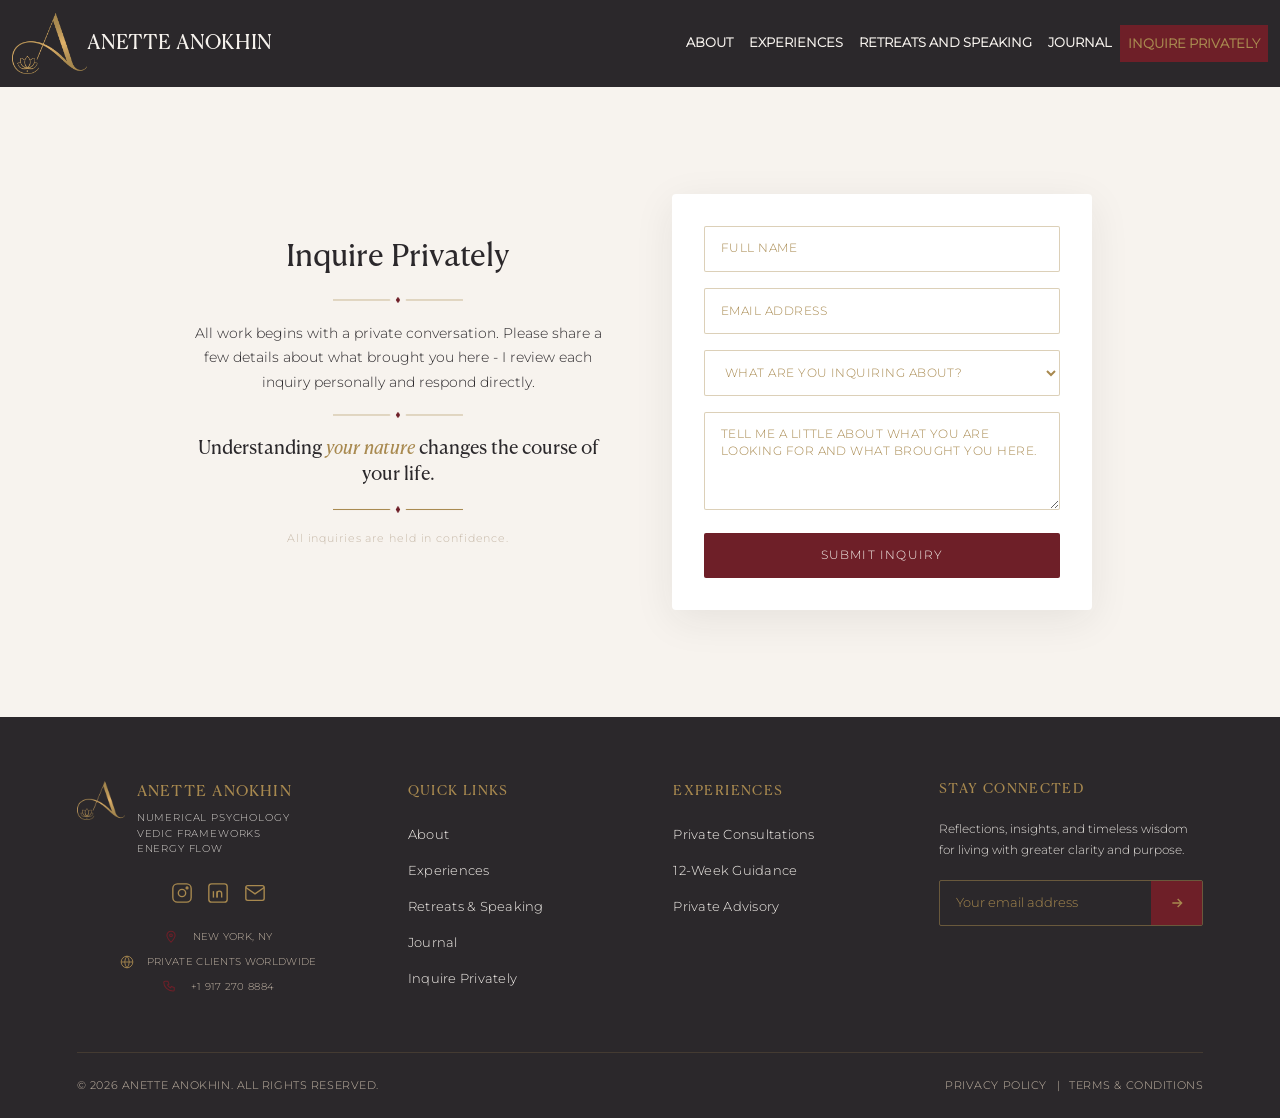
<file: inquiry.html>
<!doctype html>
<html lang="en">

<head>
    <title>Inquire Privately | Anette Anokhin</title>
    <meta charset="utf-8" />
    <meta name="viewport" content="width=device-width, initial-scale=1" />
    <link rel="icon" type="image/png" href="images/iconA/24.png">
    <link href="https://cdn.jsdelivr.net/npm/bootstrap@5.3.8/dist/css/bootstrap.min.css" rel="stylesheet"
        integrity="sha384-sRIl4kxILFvY47J16cr9ZwB07vP4J8+LH7qKQnuqkuIAvNWLzeN8tE5YBujZqJLB" crossorigin="anonymous" />
    <link rel="stylesheet" href="style.css">
</head>

<body class="index-body">

    <!-- navbar start -->
    <nav class="navbar navbar-expand-lg" style="position: static; background-color: #2B282B;">
        <div class="container-fluid">
            <a class="navbar-brand active canela ivory-veil idk-edit" href="index.html">
                <img src="images/iconA/24.png" alt="Logo" width="46" height="40"
                    class="d-inline-block align-text-top idk-img">
                ANETTE ANOKHIN
            </a>

            <button class="navbar-toggler custom-toggler" type="button" data-bs-toggle="collapse"
                data-bs-target="#navbarNavAltMarkup" aria-controls="navbarNavAltMarkup" aria-expanded="false"
                aria-label="Toggle navigation">
                <span class="toggler-line line1"></span>
                <span class="toggler-line line2"></span>
                <span class="toggler-line line3"></span>
            </button>

            <div class="collapse navbar-collapse ivory-veil" id="navbarNavAltMarkup">
                <div class="navbar-nav ms-auto montserrat fw-bold">
                    <a class="nav-link" href="aboutme.html">ABOUT</a>
                    <a class="nav-link" href="experience.html">EXPERIENCES</a>
                    <a class="nav-link" href="retreats.html">RETREATS AND SPEAKING</a>
                    <a class="nav-link" href="journal.html">JOURNAL</a>
                    <a class="nav-link inq-btn active" href="inquiry.html">INQUIRE PRIVATELY</a>
                </div>
            </div>
        </div>
    </nav>
    <!-- navbar end -->

    <!-- inquiry hero start -->
    <section class="inquiry-hero">
        <div class="inquiry-hero-inner">

            <div class="inquiry-hero-content">
                <h1 class="canela soft-charcoal">Inquire Privately</h1>
                <img src="images/logoFiles/13.png" alt="" class="inquiry-divider">

                <p class="montserrat soft-charcoal inquiry-intro-text">
                    All work begins with a private conversation. Please share a few details about what brought you here
                    - I review each
                    inquiry personally and respond directly.
                </p>

                <img src="images/logoFiles/13.png" alt="" class="inquiry-divider">

                <p class="canela soft-charcoal inquiry-quote">
                    Understanding <span class="canela-italic antique-gold">your nature</span> changes the course of your
                    life.
                </p>

                <img src="images/logoFiles/13.png" alt="" class="inquiry-divider">

                <p class="montserrat stone-taupe inquiry-confidence">All inquiries are held in confidence.</p>
            </div>

            <div class="inquiry-form-wrap">
                <form class="inquiry-form" action="inquire.php" method="POST" id="inquiryForm">

                    <div class="inquiry-field">
                        <input type="text" id="name" name="name" placeholder="FULL NAME" class="montserrat" required>
                    </div>

                    <div class="inquiry-field">
                        <input type="email" id="email" name="email" placeholder="EMAIL ADDRESS" class="montserrat"
                            required>
                    </div>

                    <div class="inquiry-field">
                        <select id="service" name="service" class="montserrat" required>
                            <option value="" disabled selected>WHAT ARE YOU INQUIRING ABOUT?</option>
                            <option value="private-consultations">Private Consultations</option>
                            <option value="12-week-guidance">12-Week Guidance</option>
                            <option value="private-advisory">Private Advisory</option>
                            <option value="retreats">Retreats</option>
                            <option value="private-workshops-speaking-engagements">Private workshops and speaking
                                engagements</option>
                            <option value="other">Other / Not Sure</option>
                        </select>
                    </div>
                    <div class="inquiry-field">
                        <textarea id="message" name="message" rows="4" class="montserrat"
                            placeholder="TELL ME A LITTLE ABOUT WHAT YOU ARE LOOKING FOR AND WHAT BROUGHT YOU HERE."></textarea>
                    </div>

                    <button type="submit" class="inquiry-submit montserrat">SUBMIT INQUIRY</button>

                </form>

                <p id="inquiry-message" class="montserrat"></p>
            </div>

        </div>
    </section>
    <!-- inquiry hero end -->

    <!-- footer start -->
    <footer class="site-footer">
        <div class="footer-inner">

            <div class="footer-col footer-brand">
                <div class="footer-logo-row">
                    <img src="images/iconA/24.png" alt="Anette Anokhin logo" class="footer-logo-img">
                    <div class="footer-brand-text">
                        <span class="footer-brand-name canela antique-gold">
                            <a href="index.html">ANETTE ANOKHIN</a>
                        </span>
                        <span class="footer-brand-tag montserrat ivory-veil">NUMERICAL PSYCHOLOGY</span>
                        <span class="footer-brand-tag montserrat ivory-veil">VEDIC FRAMEWORKS</span>
                        <span class="footer-brand-tag montserrat ivory-veil">ENERGY FLOW</span>
                    </div>
                </div>

                <div class="footer-social">
                    <a href="https://www.instagram.com/anette.anokhin/" target="new" aria-label="Instagram"
                        class="footer-social-icon">
                        <svg viewBox="0 0 24 24" fill="none" stroke-width="1.5">
                            <rect x="2" y="2" width="20" height="20" rx="5" />
                            <circle cx="12" cy="12" r="4" />
                            <circle cx="17.5" cy="6.5" r="1" />
                        </svg>
                    </a>
                    <a href="https://www.linkedin.com/in/aneta-anokhin-2aa7685/" target="new" aria-label="LinkedIn"
                        class="footer-social-icon">
                        <svg viewBox="0 0 24 24" fill="none" stroke-width="1.5">
                            <rect x="2" y="2" width="20" height="20" rx="3" />
                            <line x1="7" y1="10" x2="7" y2="17" />
                            <circle cx="7" cy="6.5" r="1" class="footer-social-fill" stroke="none" />
                            <path d="M11 17v-4.5c0-1.5 1-2.5 2.5-2.5s2.5 1 2.5 2.5V17" />
                            <line x1="11" y1="10" x2="11" y2="17" />
                        </svg>
                    </a>
                    <a href="mailto:an@anetteanokhin.com" aria-label="Email" class="footer-social-icon">
                        <svg viewBox="0 0 24 24" fill="none" stroke-width="1.5">
                            <rect x="2" y="4" width="20" height="16" rx="2" />
                            <path d="M2 6l10 7 10-7" />
                        </svg>
                    </a>
                </div>

                <div class="footer-contact montserrat">
                    <p><svg class="footer-contact-icon" viewBox="0 0 24 24" fill="none" stroke="#6E1F28"
                            stroke-width="1.8">
                            <path d="M12 21s-7-7.2-7-12a7 7 0 0 1 14 0c0 4.8-7 12-7 12z" />
                            <circle cx="12" cy="9" r="2.3" />
                        </svg>
                        NEW YORK, NY</p>
                    <p><span class="antique-gold"><svg class="globe-icon" viewBox="0 0 24 24" fill="none"
                                stroke="#A8894F" stroke-width="1.5">
                                <circle cx="12" cy="12" r="10" />
                                <line x1="2" y1="12" x2="22" y2="12" />
                                <path d="M12 2a15 15 0 0 1 0 20 15 15 0 0 1 0-20z" />
                            </svg></span> PRIVATE CLIENTS WORLDWIDE</p>
                    <p><svg class="footer-contact-icon" viewBox="0 0 24 24" fill="none" stroke="#6E1F28"
                            stroke-width="1.8">
                            <path
                                d="M6 2h4l2 5-2.5 1.5a11 11 0 0 0 5 5L16 11l5 2v4a2 2 0 0 1-2 2C10 19 3 12 3 4a2 2 0 0 1 2-2z" />
                        </svg>
                        +1 917 270 8884</p>
                </div>
            </div>

            <div class="footer-col footer-accordion">
                <button class="footer-heading footer-accordion-toggle canela antique-gold" aria-expanded="false">
                    QUICK LINKS
                    <svg class="footer-accordion-icon" viewBox="0 0 24 24" fill="none" stroke="#A8894F"
                        stroke-width="2">
                        <path d="M6 9l6 6 6-6" />
                    </svg>
                </button>
                <ul class="footer-links montserrat footer-accordion-content">
                    <li><a href="aboutme.html">About</a></li>
                    <li><a href="experience.html">Experiences</a></li>
                    <li><a href="retreats.html">Retreats &amp; Speaking</a></li>
                    <li><a href="journal.html">Journal</a></li>
                    <li><a href="inquiry.html">Inquire Privately</a></li>
                </ul>
            </div>

            <div class="footer-col footer-accordion">
                <button class="footer-heading footer-accordion-toggle canela antique-gold" aria-expanded="false">
                    EXPERIENCES
                    <svg class="footer-accordion-icon" viewBox="0 0 24 24" fill="none" stroke="#A8894F"
                        stroke-width="2">
                        <path d="M6 9l6 6 6-6" />
                    </svg>
                </button>
                <ul class="footer-links montserrat footer-accordion-content">
                    <li><a href="experience.html#private-consultations">Private Consultations</a></li>
                    <li><a href="experience.html#12-week-guidance">12-Week Guidance</a></li>
                    <li><a href="experience.html#private-advisory">Private Advisory</a></li>
                </ul>
            </div>

            <div class="footer-col footer-newsletter" id="stay-connected">
                <h4 class="footer-heading canela antique-gold">STAY CONNECTED</h4>
                <p class="montserrat ivory-veil footer-newsletter-text">
                    Reflections, insights, and timeless wisdom for living with greater clarity and purpose.
                </p>
                <form class="footer-signup" action="subscribe.php" method="POST">
                    <input type="email" name="email" placeholder="Your email address" class="montserrat" required>
                    <button type="submit" aria-label="Subscribe">
                        <svg viewBox="0 0 24 24" fill="none" stroke-width="2">
                            <path d="M5 12h14M13 6l6 6-6 6" />
                        </svg>
                    </button>
                </form>
                <p id="subscribe-message" class="montserrat"></p>
            </div>

        </div>

        <div class="footer-bottom montserrat">
            <p>© 2026 ANETTE ANOKHIN. ALL RIGHTS RESERVED.</p>
            <div class="footer-legal">
                <a href="privacy.html">PRIVACY POLICY</a>
                <span>|</span>
                <a href="terms.html">TERMS &amp; CONDITIONS</a>
            </div>
        </div>
    </footer>
    <!-- footer end -->

    <script src="script.js"></script>
    <script src="https://cdn.jsdelivr.net/npm/bootstrap@5.3.8/dist/js/bootstrap.bundle.min.js"
        integrity="sha384-FKyoEForCGlyvwx9Hj09JcYn3nv7wiPVlz7YYwJrWVcXK/BmnVDxM+D2scQbITxI"
        crossorigin="anonymous"></script>
</body>

</html>
</file>
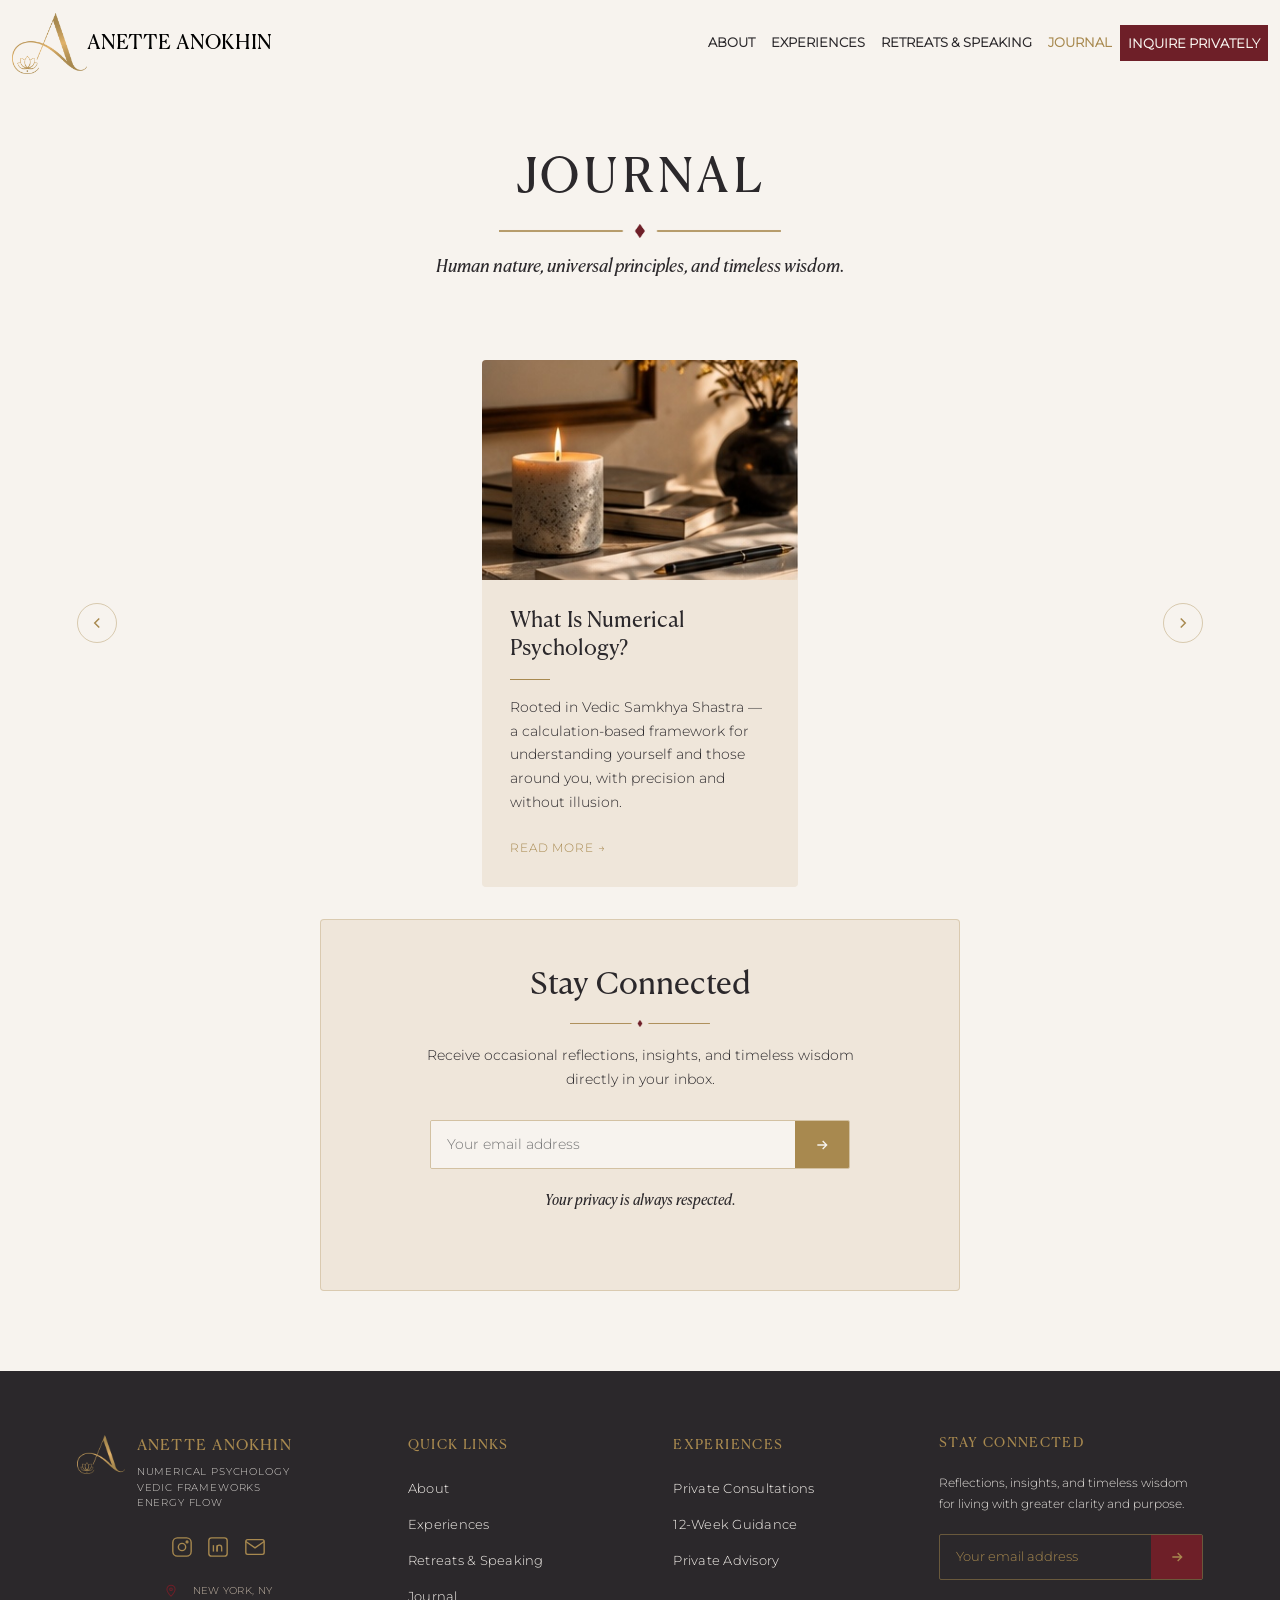
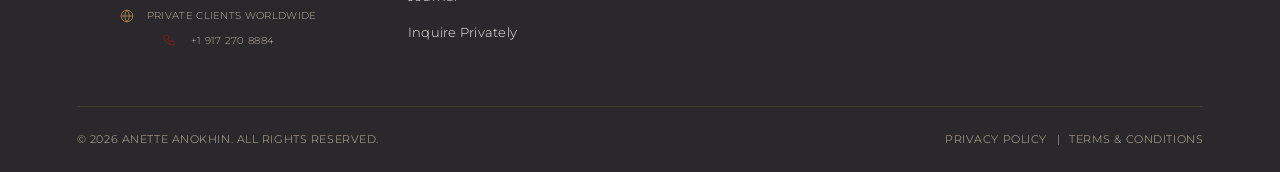
<file: journal.html>
<!doctype html>
<html lang="en">

<head>
    <title>Journal | Anette Anokhin</title>
    <meta charset="utf-8" />
    <meta name="viewport" content="width=device-width, initial-scale=1" />
    <link rel="icon" type="image/png" href="images/iconA/24.png">
    <link href="https://cdn.jsdelivr.net/npm/bootstrap@5.3.8/dist/css/bootstrap.min.css" rel="stylesheet"
        integrity="sha384-sRIl4kxILFvY47J16cr9ZwB07vP4J8+LH7qKQnuqkuIAvNWLzeN8tE5YBujZqJLB" crossorigin="anonymous" />
    <link rel="stylesheet" href="style.css">
</head>

<body class="index-body">

    <!-- navbar start -->
    <nav class="navbar navbar-expand-lg" style="position: static; background-color: #F7F3EE;">
        <div class="container-fluid">
            <a class="navbar-brand active canela idk-edit" href="index.html">
                <img src="images/iconA/24.png" alt="Logo" width="46" height="40"
                    class="d-inline-block align-text-top idk-img">
                ANETTE ANOKHIN
            </a>

            <button class="navbar-toggler custom-toggler" type="button" data-bs-toggle="collapse"
                data-bs-target="#navbarNavAltMarkup" aria-controls="navbarNavAltMarkup" aria-expanded="false"
                aria-label="Toggle navigation">
                <span class="toggler-line line1"></span>
                <span class="toggler-line line2"></span>
                <span class="toggler-line line3"></span>
            </button>

            <div class="collapse navbar-collapse" id="navbarNavAltMarkup">
                <div class="navbar-nav ms-auto montserrat fw-bold">
                    <a class="nav-link exp-nav-link" href="aboutme.html">ABOUT</a>
                    <a class="nav-link exp-nav-link" href="experience.html">EXPERIENCES</a>
                    <a class="nav-link exp-nav-link" href="retreats.html">RETREATS &amp; SPEAKING</a>
                    <a class="nav-link exp-nav-link active" href="journal.html">JOURNAL</a>
                    <a class="nav-link inq-btn" href="inquiry.html">INQUIRE PRIVATELY</a>
                </div>
            </div>
        </div>
    </nav>
    <!-- navbar end -->

    <!-- journal header start -->
    <section class="journal-header">
        <h1 class="canela soft-charcoal">JOURNAL</h1>
        <img src="images/logoFiles/13.png" class="w-25">
        <p class="canela-italic soft-charcoal">Human nature, universal principles, and timeless wisdom.</p>
    </section>
    <!-- journal header end -->

    <!-- journal carousel start -->
    <section class="journal-carousel-section">
        <div class="journal-carousel-wrap">
            <button class="journal-nav journal-nav-prev" aria-label="Previous article">
                <svg viewBox="0 0 24 24" fill="none" stroke="#A8894F" stroke-width="2">
                    <path d="M15 18l-6-6 6-6" />
                </svg>
            </button>

            <div class="journal-carousel" id="journalCarousel">
                <!-- cards injected here by script.js -->
            </div>

            <button class="journal-nav journal-nav-next" aria-label="Next article">
                <svg viewBox="0 0 24 24" fill="none" stroke="#A8894F" stroke-width="2">
                    <path d="M9 18l6-6-6-6" />
                </svg>
            </button>
        </div>
    </section>
    <!-- journal carousel end -->

    <!-- stay connected start -->
    <section class="journal-connect">
        <div class="journal-connect-inner">
            <h2 class="canela soft-charcoal">Stay Connected</h2>
            <img src="images/logoFiles/13.png" class="w-25">
            <p class="montserrat soft-charcoal">
                Receive occasional reflections, insights, and timeless
                wisdom directly&nbsp;in&nbsp;your&nbsp;inbox.
            </p>

            <form class="journal-connect-form" action="subscribe.php" method="POST">
                <input type="email" name="email" placeholder="Your email address" class="montserrat" required>
                <button type="submit" aria-label="Subscribe">
                    <svg viewBox="0 0 24 24" fill="none" stroke="#F7F3EE" stroke-width="2">
                        <path d="M5 12h14M13 6l6 6-6 6" />
                    </svg>
                </button>
            </form>

            <p id="journal-subscribe-message" class="montserrat"></p>

            <p class="journal-connect-privacy canela-italic soft-charcoal">Your privacy is always respected.</p>
        </div>
    </section>
    <!-- stay connected end -->

    <!-- footer start -->
    <footer class="site-footer">
        <div class="footer-inner">

            <div class="footer-col footer-brand">
                <div class="footer-logo-row">
                    <img src="images/iconA/24.png" alt="Anette Anokhin logo" class="footer-logo-img">
                    <div class="footer-brand-text">
                        <span class="footer-brand-name canela antique-gold">
                            <a href="index.html">ANETTE ANOKHIN</a>
                        </span>
                        <span class="footer-brand-tag montserrat ivory-veil">NUMERICAL PSYCHOLOGY</span>
                        <span class="footer-brand-tag montserrat ivory-veil">VEDIC FRAMEWORKS</span>
                        <span class="footer-brand-tag montserrat ivory-veil">ENERGY FLOW</span>
                    </div>
                </div>

                <div class="footer-social">
                    <a href="https://www.instagram.com/anette.anokhin/" target="new" aria-label="Instagram"
                        class="footer-social-icon">
                        <svg viewBox="0 0 24 24" fill="none" stroke-width="1.5">
                            <rect x="2" y="2" width="20" height="20" rx="5" />
                            <circle cx="12" cy="12" r="4" />
                            <circle cx="17.5" cy="6.5" r="1" />
                        </svg>
                    </a>
                    <a href="https://www.linkedin.com/in/aneta-anokhin-2aa7685/" target="new" aria-label="LinkedIn"
                        class="footer-social-icon">
                        <svg viewBox="0 0 24 24" fill="none" stroke-width="1.5">
                            <rect x="2" y="2" width="20" height="20" rx="3" />
                            <line x1="7" y1="10" x2="7" y2="17" />
                            <circle cx="7" cy="6.5" r="1" class="footer-social-fill" stroke="none" />
                            <path d="M11 17v-4.5c0-1.5 1-2.5 2.5-2.5s2.5 1 2.5 2.5V17" />
                            <line x1="11" y1="10" x2="11" y2="17" />
                        </svg>
                    </a>
                    <a href="mailto:an@anetteanokhin.com" aria-label="Email" class="footer-social-icon">
                        <svg viewBox="0 0 24 24" fill="none" stroke-width="1.5">
                            <rect x="2" y="4" width="20" height="16" rx="2" />
                            <path d="M2 6l10 7 10-7" />
                        </svg>
                    </a>
                </div>

                <div class="footer-contact montserrat">
                    <p><svg class="footer-contact-icon" viewBox="0 0 24 24" fill="none" stroke="#6E1F28"
                            stroke-width="1.8">
                            <path d="M12 21s-7-7.2-7-12a7 7 0 0 1 14 0c0 4.8-7 12-7 12z" />
                            <circle cx="12" cy="9" r="2.3" />
                        </svg>
                        NEW YORK, NY</p>
                    <p><span class="antique-gold"><svg class="globe-icon" viewBox="0 0 24 24" fill="none"
                                stroke="#A8894F" stroke-width="1.5">
                                <circle cx="12" cy="12" r="10" />
                                <line x1="2" y1="12" x2="22" y2="12" />
                                <path d="M12 2a15 15 0 0 1 0 20 15 15 0 0 1 0-20z" />
                            </svg></span> PRIVATE CLIENTS WORLDWIDE</p>
                    <p><svg class="footer-contact-icon" viewBox="0 0 24 24" fill="none" stroke="#6E1F28"
                            stroke-width="1.8">
                            <path
                                d="M6 2h4l2 5-2.5 1.5a11 11 0 0 0 5 5L16 11l5 2v4a2 2 0 0 1-2 2C10 19 3 12 3 4a2 2 0 0 1 2-2z" />
                        </svg>
                        +1 917 270 8884</p>
                </div>
            </div>

            <div class="footer-col footer-accordion">
                <button class="footer-heading footer-accordion-toggle canela antique-gold" aria-expanded="false">
                    QUICK LINKS
                    <svg class="footer-accordion-icon" viewBox="0 0 24 24" fill="none" stroke="#A8894F"
                        stroke-width="2">
                        <path d="M6 9l6 6 6-6" />
                    </svg>
                </button>
                <ul class="footer-links montserrat footer-accordion-content">
                    <li><a href="aboutme.html">About</a></li>
                    <li><a href="experience.html">Experiences</a></li>
                    <li><a href="retreats.html">Retreats &amp; Speaking</a></li>
                    <li><a href="journal.html">Journal</a></li>
                    <li><a href="inquiry.html">Inquire Privately</a></li>
                </ul>
            </div>

            <div class="footer-col footer-accordion">
                <button class="footer-heading footer-accordion-toggle canela antique-gold" aria-expanded="false">
                    EXPERIENCES
                    <svg class="footer-accordion-icon" viewBox="0 0 24 24" fill="none" stroke="#A8894F"
                        stroke-width="2">
                        <path d="M6 9l6 6 6-6" />
                    </svg>
                </button>
                <ul class="footer-links montserrat footer-accordion-content">
                    <li><a href="experience.html#private-consultations">Private Consultations</a></li>
                    <li><a href="experience.html#12-week-guidance">12-Week Guidance</a></li>
                    <li><a href="experience.html#private-advisory">Private Advisory</a></li>
                </ul>
            </div>

            <div class="footer-col footer-newsletter" id="stay-connected">
                <h4 class="footer-heading canela antique-gold">STAY CONNECTED</h4>
                <p class="montserrat ivory-veil footer-newsletter-text">
                    Reflections, insights, and timeless wisdom for living with greater clarity and purpose.
                </p>
                <form class="footer-signup" action="subscribe.php" method="POST">
                    <input type="email" name="email" placeholder="Your email address" class="montserrat" required>
                    <button type="submit" aria-label="Subscribe">
                        <svg viewBox="0 0 24 24" fill="none" stroke-width="2">
                            <path d="M5 12h14M13 6l6 6-6 6" />
                        </svg>
                    </button>
                </form>
                <p id="subscribe-message" class="montserrat"></p>
            </div>

        </div>

        <div class="footer-bottom montserrat">
            <p>© 2026 ANETTE ANOKHIN. ALL RIGHTS RESERVED.</p>
            <div class="footer-legal">
                <a href="privacy.html">PRIVACY POLICY</a>
                <span>|</span>
                <a href="terms.html">TERMS &amp; CONDITIONS</a>
            </div>
        </div>
    </footer>
    <!-- footer end -->

    <script src="script.js"></script>
    <script src="https://cdn.jsdelivr.net/npm/bootstrap@5.3.8/dist/js/bootstrap.bundle.min.js"
        integrity="sha384-FKyoEForCGlyvwx9Hj09JcYn3nv7wiPVlz7YYwJrWVcXK/BmnVDxM+D2scQbITxI"
        crossorigin="anonymous"></script>
</body>

</html>
</file>
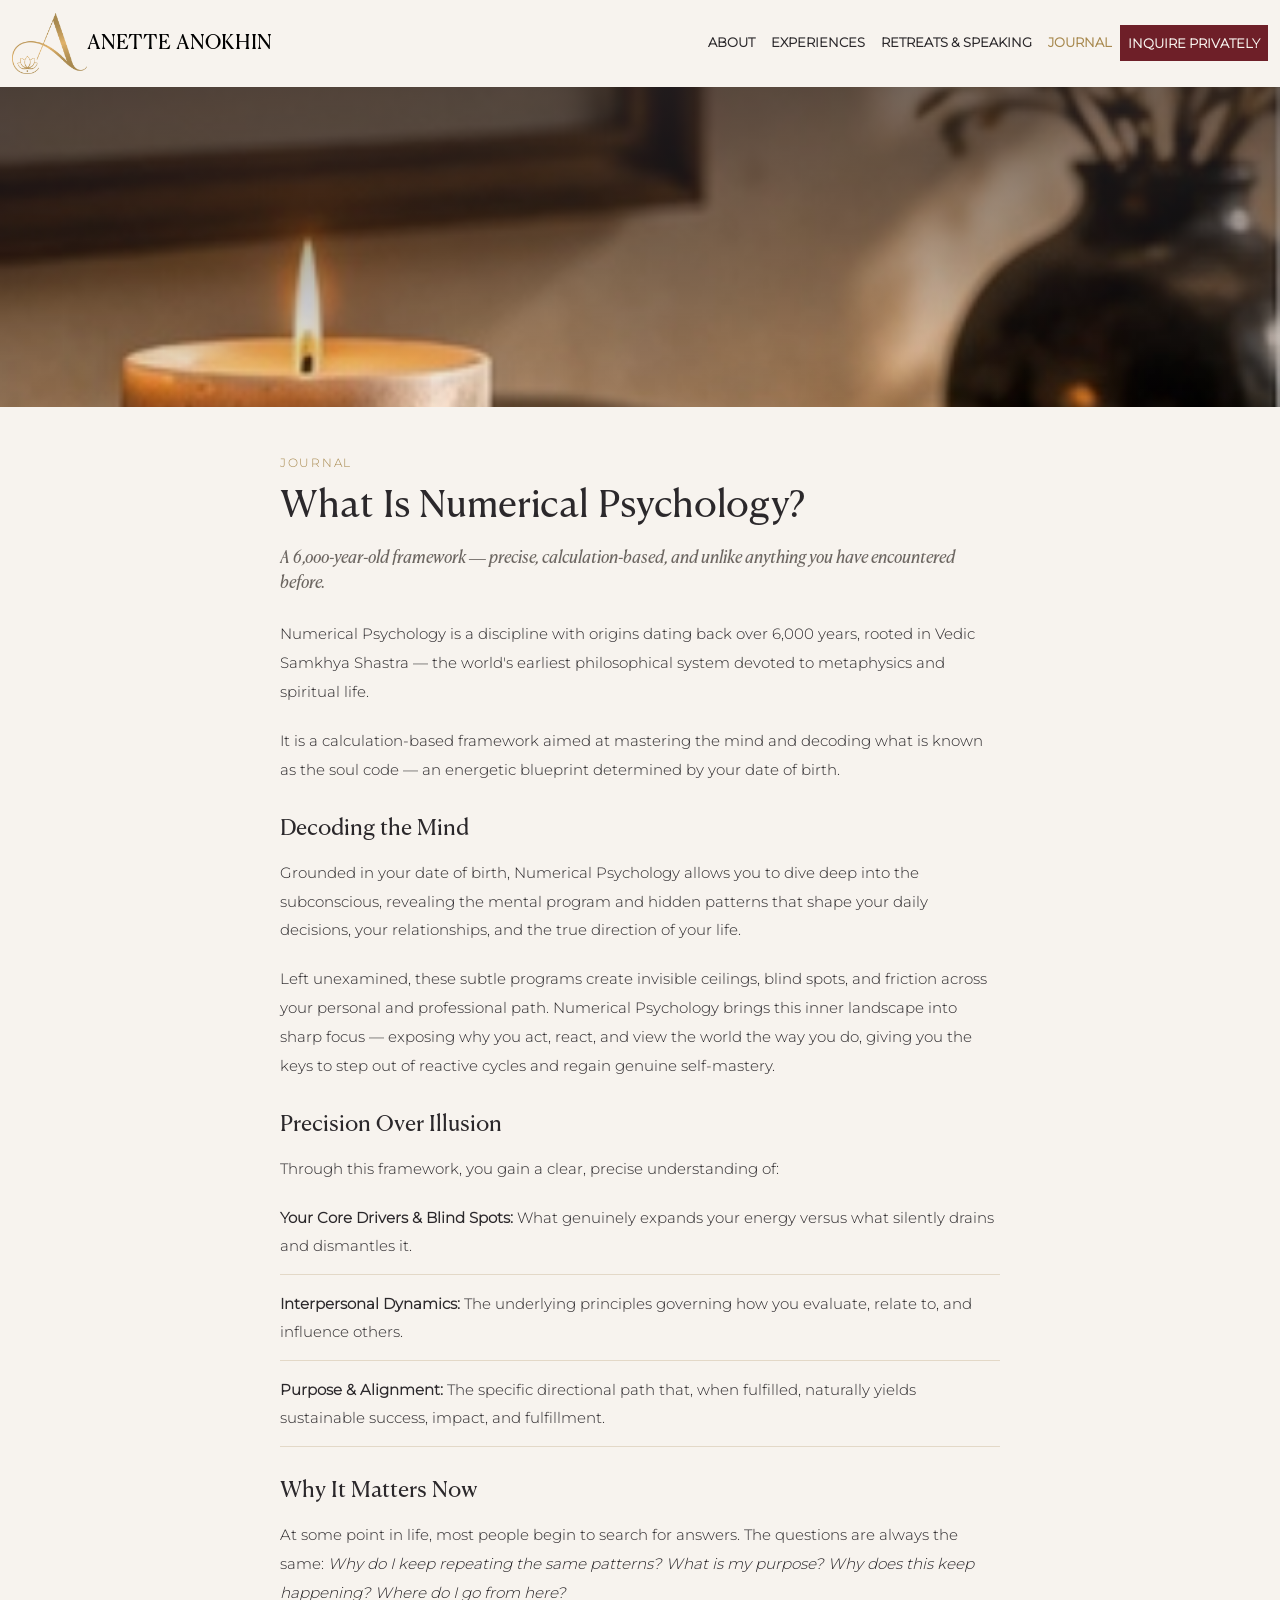
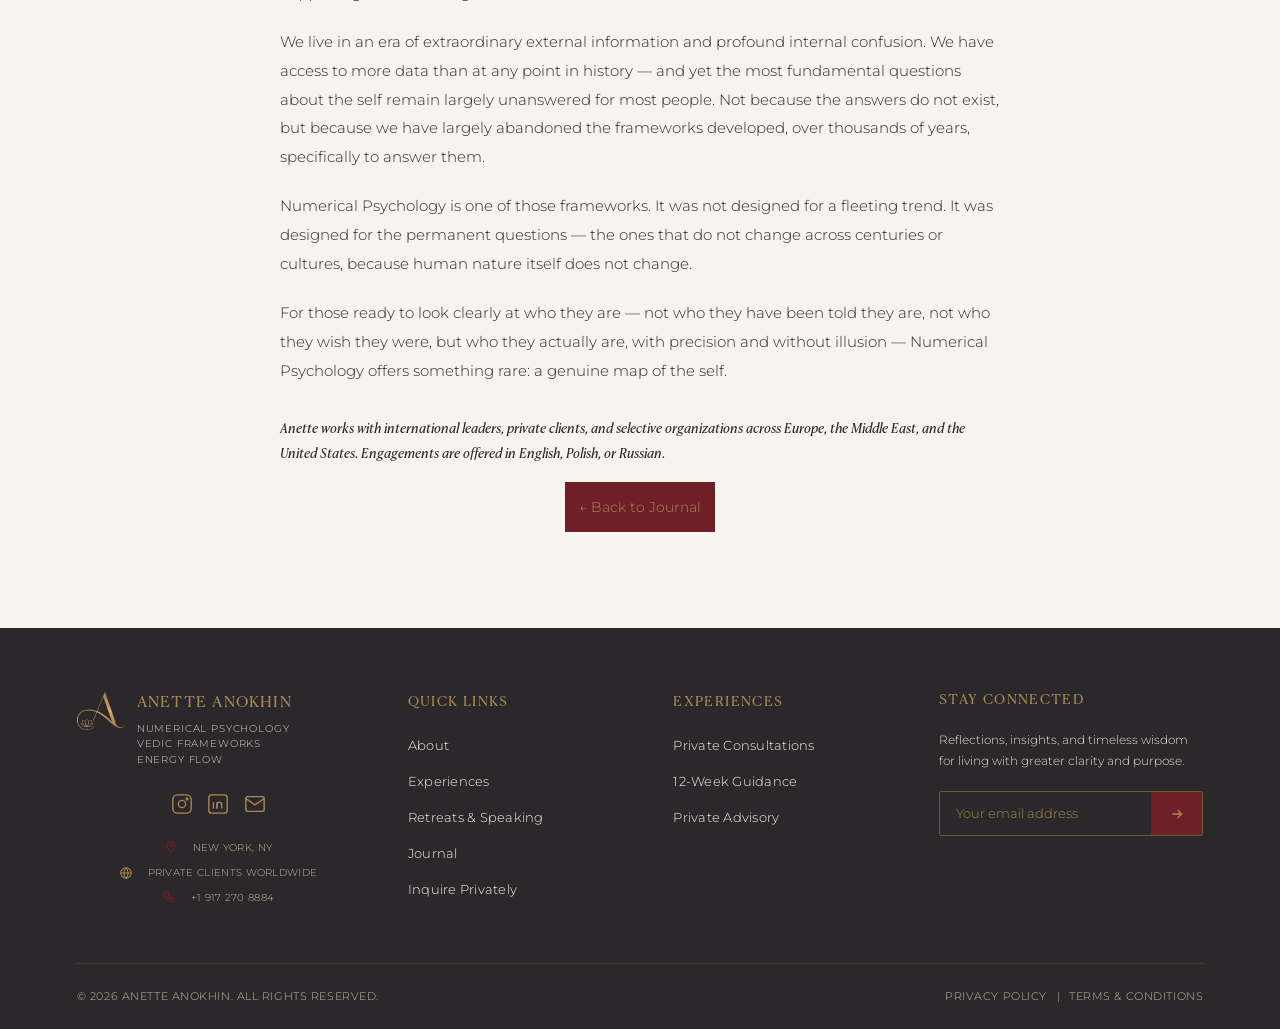
<file: num-psych.html>
<!doctype html>
<html lang="en">

<head>
    <title>What Is Numerical Psychology? | Anette Anokhin</title>
    <meta charset="utf-8" />
    <meta name="viewport" content="width=device-width, initial-scale=1" />
    <link rel="icon" type="image/png" href="images/iconA/24.png">
    <link href="https://cdn.jsdelivr.net/npm/bootstrap@5.3.8/dist/css/bootstrap.min.css" rel="stylesheet"
        integrity="sha384-sRIl4kxILFvY47J16cr9ZwB07vP4J8+LH7qKQnuqkuIAvNWLzeN8tE5YBujZqJLB" crossorigin="anonymous" />
    <link rel="stylesheet" href="style.css">
</head>

<body class="index-body">

    <!-- navbar start -->
    <nav class="navbar navbar-expand-lg" style="position: static; background-color: #F7F3EE;">
        <div class="container-fluid">
            <a class="navbar-brand active canela idk-edit" href="index.html">
                <img src="images/iconA/24.png" alt="Logo" width="46" height="40"
                    class="d-inline-block align-text-top idk-img">
                ANETTE ANOKHIN
            </a>

            <button class="navbar-toggler custom-toggler" type="button" data-bs-toggle="collapse"
                data-bs-target="#navbarNavAltMarkup" aria-controls="navbarNavAltMarkup" aria-expanded="false"
                aria-label="Toggle navigation">
                <span class="toggler-line line1"></span>
                <span class="toggler-line line2"></span>
                <span class="toggler-line line3"></span>
            </button>

            <div class="collapse navbar-collapse" id="navbarNavAltMarkup">
                <div class="navbar-nav ms-auto montserrat fw-bold">
                    <a class="nav-link exp-nav-link" href="aboutme.html">ABOUT</a>
                    <a class="nav-link exp-nav-link" href="experience.html">EXPERIENCES</a>
                    <a class="nav-link exp-nav-link" href="retreats.html">RETREATS &amp; SPEAKING</a>
                    <a class="nav-link exp-nav-link active" href="journal.html">JOURNAL</a>
                    <a class="nav-link inq-btn" href="inquiry.html">INQUIRE PRIVATELY</a>
                </div>
            </div>
        </div>
    </nav>
    <!-- navbar end -->

    <!-- article hero image start -->
    <section class="article-hero">
        <div class="article-hero-bg" style="background-image: url('images/journal/num-psych.jpg');"></div>
        <div class="article-hero-overlay"></div>
    </section>
    <!-- article hero image end -->

    <!-- article body start -->
    <section class="article-body">
        <div class="article-body-inner">

            <p class="article-label montserrat antique-gold">JOURNAL</p>

            <h1 class="canela soft-charcoal">What Is Numerical Psychology?</h1>

            <p class="article-subtitle canela-italic">
                A 6,000-year-old framework — precise, calculation-based, and unlike anything you have encountered
                before.
            </p>

            <div class="article-content montserrat soft-charcoal">

                <p>
                    Numerical Psychology is a discipline with origins dating back over 6,000 years, rooted in Vedic
                    Samkhya Shastra — the world's earliest philosophical system devoted to metaphysics and spiritual
                    life.
                </p>

                <p>
                    It is a calculation-based framework aimed at mastering the mind and decoding what is known as the
                    soul code — an energetic blueprint determined by your date of birth.
                </p>

                <h2 class="canela">Decoding the Mind</h2>

                <p>
                    Grounded in your date of birth, Numerical Psychology allows you to dive deep into the
                    subconscious, revealing the mental program and hidden patterns that shape your daily decisions,
                    your relationships, and the true direction of your life.
                </p>

                <p>
                    Left unexamined, these subtle programs create invisible ceilings, blind spots, and friction
                    across your personal and professional path. Numerical Psychology brings this inner landscape
                    into sharp focus — exposing why you act, react, and view the world the way you do, giving you
                    the keys to step out of reactive cycles and regain genuine self-mastery.
                </p>

                <h2 class="canela">Precision Over Illusion</h2>

                <p>Through this framework, you gain a clear, precise understanding of:</p>

                <ul class="article-list">
                    <li><strong>Your Core Drivers &amp; Blind Spots:</strong> What genuinely expands your energy
                        versus what silently drains and dismantles it.</li>
                    <li><strong>Interpersonal Dynamics:</strong> The underlying principles governing how you
                        evaluate, relate to, and influence others.</li>
                    <li><strong>Purpose &amp; Alignment:</strong> The specific directional path that, when fulfilled,
                        naturally yields sustainable success, impact, and fulfillment.</li>
                </ul>

                <h2 class="canela">Why It Matters Now</h2>

                <p>
                    At some point in life, most people begin to search for answers. The questions are always the
                    same: <em>Why do I keep repeating the same patterns? What is my purpose? Why does this keep
                        happening? Where do I go from here?</em>
                </p>

                <p>
                    We live in an era of extraordinary external information and profound internal confusion. We have
                    access to more data than at any point in history — and yet the most fundamental questions about
                    the self remain largely unanswered for most people. Not because the answers do not exist, but
                    because we have largely abandoned the frameworks developed, over thousands of years,
                    specifically to answer them.
                </p>

                <p>
                    Numerical Psychology is one of those frameworks. It was not designed for a fleeting trend. It
                    was designed for the permanent questions — the ones that do not change across centuries or
                    cultures, because human nature itself does not change.
                </p>

                <p>
                    For those ready to look clearly at who they are — not who they have been told they are, not who
                    they wish they were, but who they actually are, with precision and without illusion — Numerical
                    Psychology offers something rare: a genuine map of the self.
                </p>

            </div>

            <p class="article-closing canela-italic soft-charcoal">
                Anette works with international leaders, private clients, and selective organizations across Europe,
                the Middle East, and the United States. Engagements are offered in English, Polish, or Russian.
            </p>


            <div class="d-flex align-items-center text-center justify-content-center">
                <p class="article-cta montserrat back-jrl-btn">
                    <a href="journal.html">← Back to Journal</a>
                </p>
            </div>


        </div>
    </section>
    <!-- article body end -->

    <!-- footer start -->
    <footer class="site-footer">
        <div class="footer-inner">

            <div class="footer-col footer-brand">
                <div class="footer-logo-row">
                    <img src="images/iconA/24.png" alt="Anette Anokhin logo" class="footer-logo-img">
                    <div class="footer-brand-text">
                        <span class="footer-brand-name canela antique-gold">
                            <a href="index.html">ANETTE ANOKHIN</a>
                        </span>
                        <span class="footer-brand-tag montserrat ivory-veil">NUMERICAL PSYCHOLOGY</span>
                        <span class="footer-brand-tag montserrat ivory-veil">VEDIC FRAMEWORKS</span>
                        <span class="footer-brand-tag montserrat ivory-veil">ENERGY FLOW</span>
                    </div>
                </div>

                <div class="footer-social">
                    <a href="https://www.instagram.com/anette.anokhin/" target="new" aria-label="Instagram"
                        class="footer-social-icon">
                        <svg viewBox="0 0 24 24" fill="none" stroke-width="1.5">
                            <rect x="2" y="2" width="20" height="20" rx="5" />
                            <circle cx="12" cy="12" r="4" />
                            <circle cx="17.5" cy="6.5" r="1" />
                        </svg>
                    </a>
                    <a href="https://www.linkedin.com/in/aneta-anokhin-2aa7685/" target="new" aria-label="LinkedIn"
                        class="footer-social-icon">
                        <svg viewBox="0 0 24 24" fill="none" stroke-width="1.5">
                            <rect x="2" y="2" width="20" height="20" rx="3" />
                            <line x1="7" y1="10" x2="7" y2="17" />
                            <circle cx="7" cy="6.5" r="1" class="footer-social-fill" stroke="none" />
                            <path d="M11 17v-4.5c0-1.5 1-2.5 2.5-2.5s2.5 1 2.5 2.5V17" />
                            <line x1="11" y1="10" x2="11" y2="17" />
                        </svg>
                    </a>
                    <a href="mailto:an@anetteanokhin.com" aria-label="Email" class="footer-social-icon">
                        <svg viewBox="0 0 24 24" fill="none" stroke-width="1.5">
                            <rect x="2" y="4" width="20" height="16" rx="2" />
                            <path d="M2 6l10 7 10-7" />
                        </svg>
                    </a>
                </div>

                <div class="footer-contact montserrat">
                    <p>
                        <svg class="footer-contact-icon" viewBox="0 0 24 24" fill="none" stroke="#6E1F28"
                            stroke-width="1.8">
                            <path d="M12 21s-7-7.2-7-12a7 7 0 0 1 14 0c0 4.8-7 12-7 12z" />
                            <circle cx="12" cy="9" r="2.3" />
                        </svg>
                        NEW YORK, NY
                    </p>
                    <p>
                        <svg class="footer-contact-icon" viewBox="0 0 24 24" fill="none" stroke="#A8894F"
                            stroke-width="1.8">
                            <circle cx="12" cy="12" r="9" />
                            <line x1="3" y1="12" x2="21" y2="12" />
                            <path d="M12 3a13 13 0 0 1 0 18 13 13 0 0 1 0-18z" />
                        </svg>
                        PRIVATE CLIENTS WORLDWIDE
                    </p>
                    <p>
                        <svg class="footer-contact-icon" viewBox="0 0 24 24" fill="none" stroke="#6E1F28"
                            stroke-width="1.8">
                            <path
                                d="M6 2h4l2 5-2.5 1.5a11 11 0 0 0 5 5L16 11l5 2v4a2 2 0 0 1-2 2C10 19 3 12 3 4a2 2 0 0 1 2-2z" />
                        </svg>
                        +1 917 270 8884
                    </p>
                </div>
            </div>

            <div class="footer-col footer-accordion">
                <button class="footer-heading footer-accordion-toggle canela antique-gold" aria-expanded="false">
                    QUICK LINKS
                    <svg class="footer-accordion-icon" viewBox="0 0 24 24" fill="none" stroke="#A8894F"
                        stroke-width="2">
                        <path d="M6 9l6 6 6-6" />
                    </svg>
                </button>
                <ul class="footer-links montserrat footer-accordion-content">
                    <li><a href="aboutme.html">About</a></li>
                    <li><a href="experience.html">Experiences</a></li>
                    <li><a href="retreats.html">Retreats &amp; Speaking</a></li>
                    <li><a href="journal.html">Journal</a></li>
                    <li><a href="inquiry.html">Inquire Privately</a></li>
                </ul>
            </div>

            <div class="footer-col footer-accordion">
                <button class="footer-heading footer-accordion-toggle canela antique-gold" aria-expanded="false">
                    EXPERIENCES
                    <svg class="footer-accordion-icon" viewBox="0 0 24 24" fill="none" stroke="#A8894F"
                        stroke-width="2">
                        <path d="M6 9l6 6 6-6" />
                    </svg>
                </button>
                <ul class="footer-links montserrat footer-accordion-content">
                    <li><a href="experience.html#private-consultations">Private Consultations</a></li>
                    <li><a href="experience.html#12-week-guidance">12-Week Guidance</a></li>
                    <li><a href="experience.html#private-advisory">Private Advisory</a></li>
                </ul>
            </div>

            <div class="footer-col footer-newsletter" id="stay-connected">
                <h4 class="footer-heading canela antique-gold">STAY CONNECTED</h4>
                <p class="montserrat ivory-veil footer-newsletter-text">
                    Reflections, insights, and timeless wisdom for living with greater clarity and purpose.
                </p>
                <form class="footer-signup" action="subscribe.php" method="POST">
                    <input type="email" name="email" placeholder="Your email address" class="montserrat" required>
                    <button type="submit" aria-label="Subscribe">
                        <svg viewBox="0 0 24 24" fill="none" stroke-width="2">
                            <path d="M5 12h14M13 6l6 6-6 6" />
                        </svg>
                    </button>
                </form>
                <p id="subscribe-message" class="montserrat"></p>
            </div>

        </div>

        <div class="footer-bottom montserrat">
            <p>© 2026 ANETTE ANOKHIN. ALL RIGHTS RESERVED.</p>
            <div class="footer-legal">
                <a href="privacy.html">PRIVACY POLICY</a>
                <span>|</span>
                <a href="terms.html">TERMS &amp; CONDITIONS</a>
            </div>
        </div>
    </footer>
    <!-- footer end -->

    <script src="script.js"></script>
    <script src="https://cdn.jsdelivr.net/npm/bootstrap@5.3.8/dist/js/bootstrap.bundle.min.js"
        integrity="sha384-FKyoEForCGlyvwx9Hj09JcYn3nv7wiPVlz7YYwJrWVcXK/BmnVDxM+D2scQbITxI"
        crossorigin="anonymous"></script>
</body>

</html>
</file>
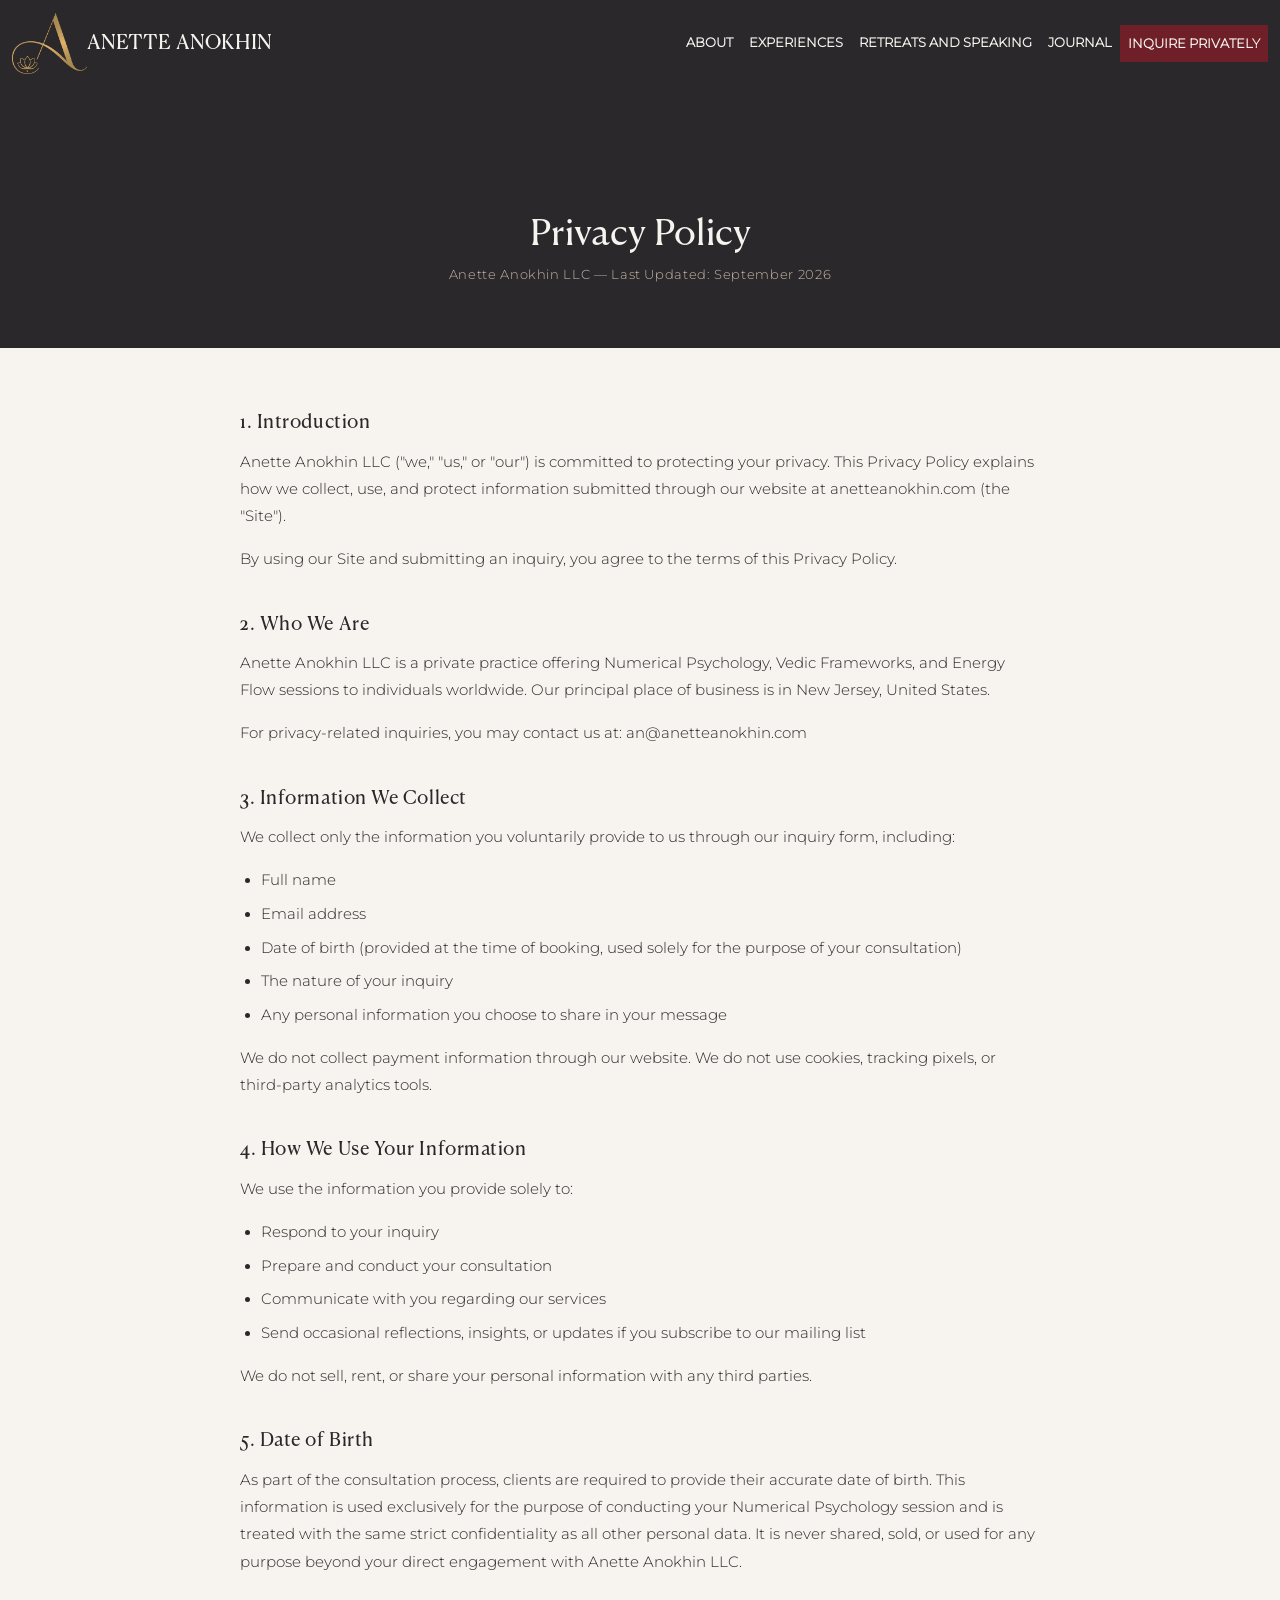
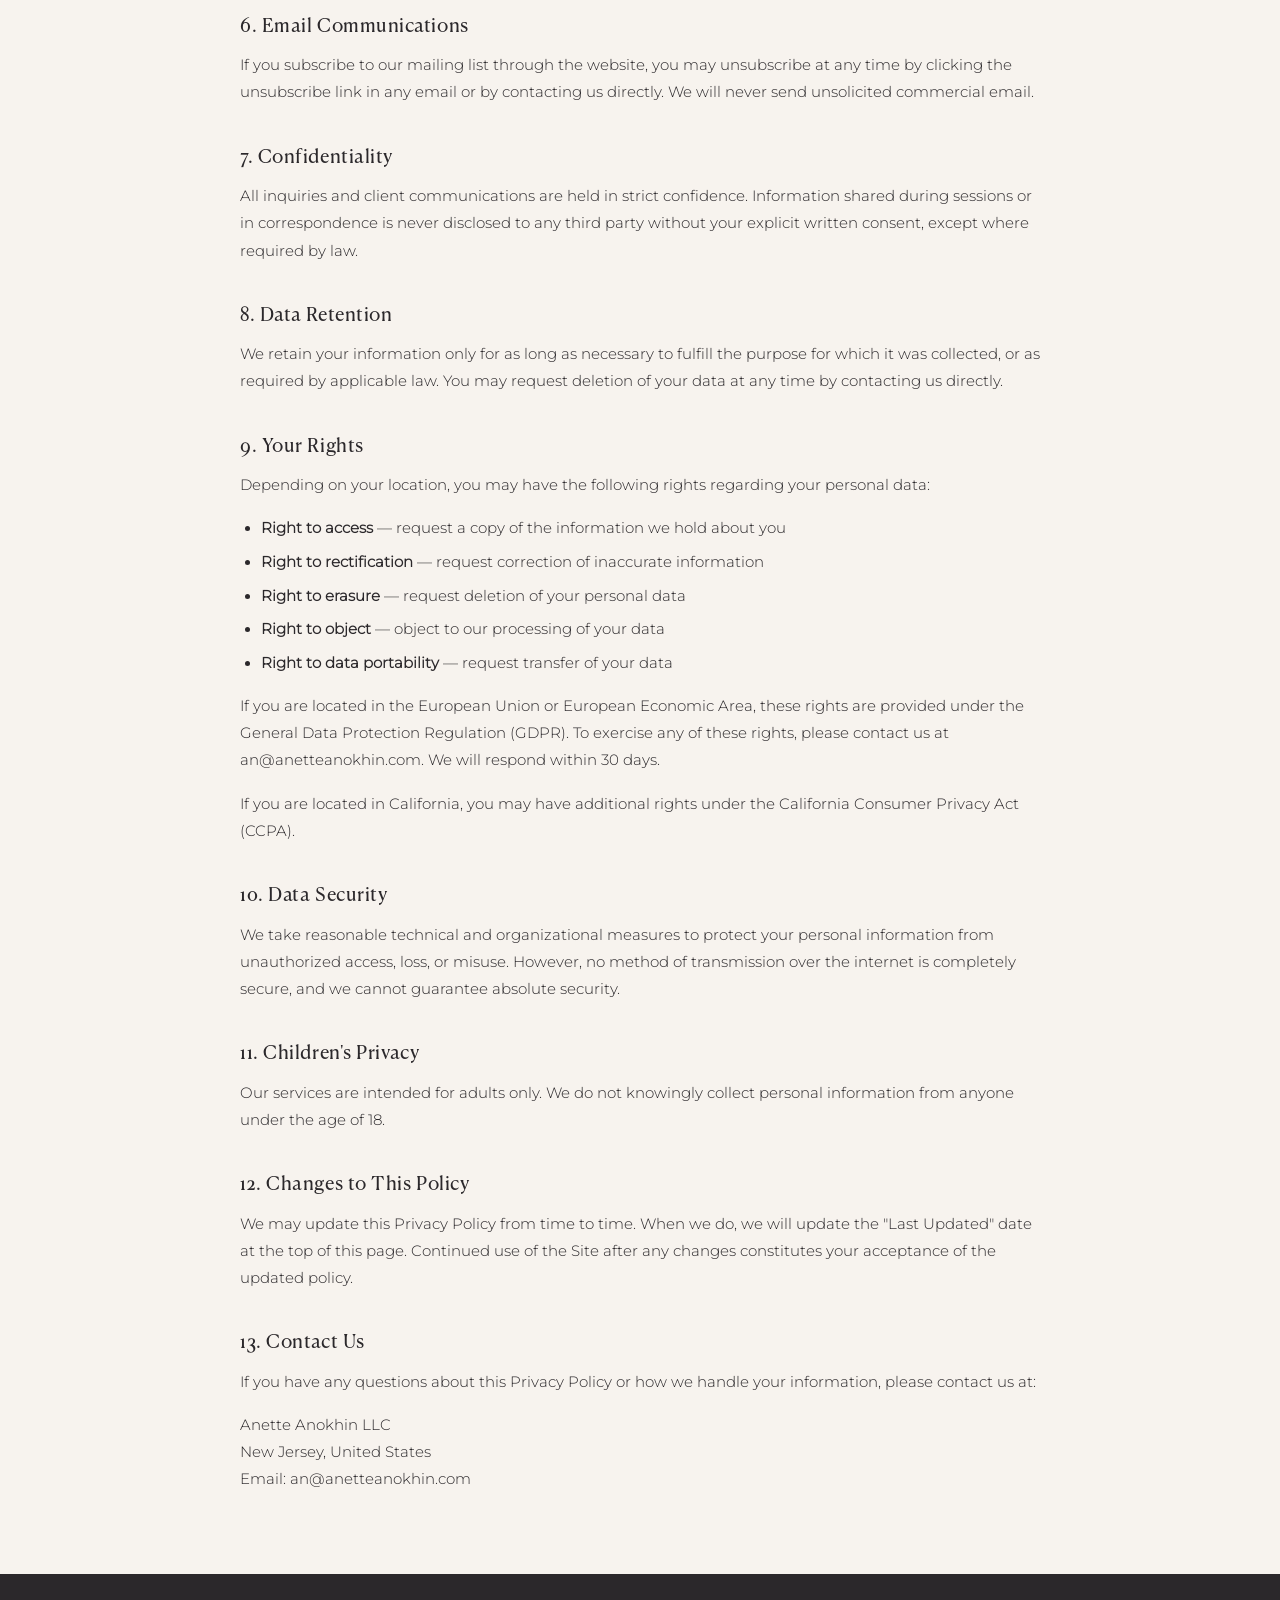
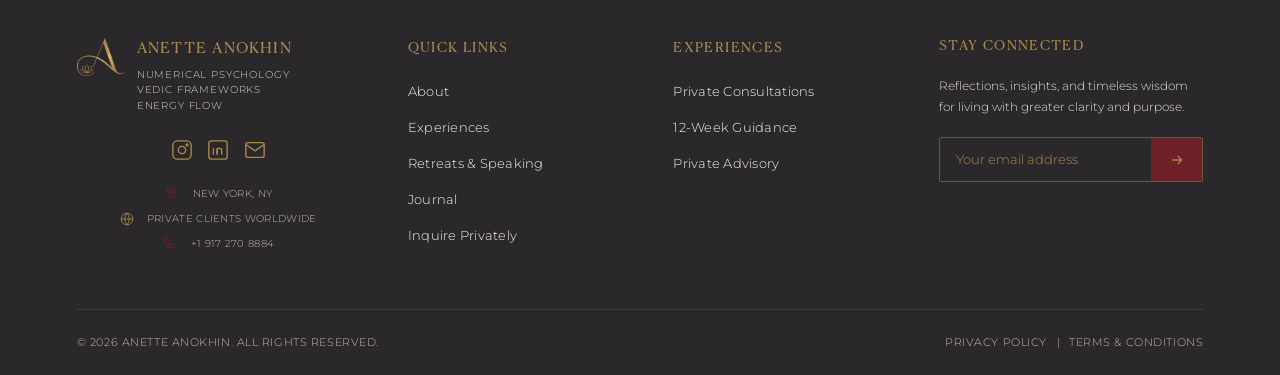
<file: privacy.html>
<!doctype html>
<html lang="en">

<head>
    <title>Privacy Policy | Anette Anokhin</title>
    <meta charset="utf-8" />
    <meta name="viewport" content="width=device-width, initial-scale=1" />
    <link rel="icon" type="image/png" href="images/iconA/24.png">
    <link href="https://cdn.jsdelivr.net/npm/bootstrap@5.3.8/dist/css/bootstrap.min.css" rel="stylesheet"
        integrity="sha384-sRIl4kxILFvY47J16cr9ZwB07vP4J8+LH7qKQnuqkuIAvNWLzeN8tE5YBujZqJLB" crossorigin="anonymous" />
    <link rel="stylesheet" href="style.css">
</head>

<body class="index-body">

    <!-- navbar start -->
    <nav class="navbar navbar-expand-lg hero-navbar" style="position: static; background-color: #2B282B;">
        <div class="container-fluid">
            <a class="navbar-brand active canela ivory-veil idk-edit" href="index.html">
                <img src="images/iconA/24.png" alt="Logo" width="46" height="40"
                    class="d-inline-block align-text-top idk-img">
                ANETTE ANOKHIN
            </a>

            <button class="navbar-toggler custom-toggler" type="button" data-bs-toggle="collapse"
                data-bs-target="#navbarNavAltMarkup" aria-controls="navbarNavAltMarkup" aria-expanded="false"
                aria-label="Toggle navigation">
                <span class="toggler-line line1"></span>
                <span class="toggler-line line2"></span>
                <span class="toggler-line line3"></span>
            </button>

            <div class="collapse navbar-collapse ivory-veil" id="navbarNavAltMarkup">
                <div class="navbar-nav ms-auto montserrat fw-bold">
                    <a class="nav-link" href="aboutme.html">ABOUT</a>
                    <a class="nav-link" href="experience.html">EXPERIENCES</a>
                    <a class="nav-link" href="retreats.html">RETREATS AND SPEAKING</a>
                    <a class="nav-link" href="journal.html">JOURNAL</a>
                    <a class="nav-link inq-btn" href="inquiry.html">INQUIRE PRIVATELY</a>
                </div>
            </div>
        </div>
    </nav>
    <!-- navbar end -->

    <!-- legal page header -->
    <div class="legal-header">
        <h1 class="canela ivory-veil">Privacy Policy</h1>
        <p class="montserrat stone-taupe">Anette Anokhin LLC — Last Updated: September 2026</p>
    </div>

    <!-- legal page content -->
    <section class="legal-content">
        <div class="legal-inner montserrat">

            <h2 class="canela">1. Introduction</h2>
            <p>Anette Anokhin LLC ("we," "us," or "our") is committed to protecting your privacy. This Privacy Policy
                explains how we collect, use, and protect information submitted through our website at anetteanokhin.com
                (the "Site").</p>
            <p>By using our Site and submitting an inquiry, you agree to the terms of this Privacy Policy.</p>

            <h2 class="canela">2. Who We Are</h2>
            <p>Anette Anokhin LLC is a private practice offering Numerical Psychology, Vedic Frameworks, and Energy Flow
                sessions to individuals worldwide. Our principal place of business is in New Jersey, United States.</p>
            <p>For privacy-related inquiries, you may contact us at: an@anetteanokhin.com</p>

            <h2 class="canela">3. Information We Collect</h2>
            <p>We collect only the information you voluntarily provide to us through our inquiry form, including:</p>
            <ul>
                <li>Full name</li>
                <li>Email address</li>
                <li>Date of birth (provided at the time of booking, used solely for the purpose of your consultation)
                </li>
                <li>The nature of your inquiry</li>
                <li>Any personal information you choose to share in your message</li>
            </ul>
            <p>We do not collect payment information through our website. We do not use cookies, tracking pixels, or
                third-party analytics tools.</p>

            <h2 class="canela">4. How We Use Your Information</h2>
            <p>We use the information you provide solely to:</p>
            <ul>
                <li>Respond to your inquiry</li>
                <li>Prepare and conduct your consultation</li>
                <li>Communicate with you regarding our services</li>
                <li>Send occasional reflections, insights, or updates if you subscribe to our mailing list</li>
            </ul>
            <p>We do not sell, rent, or share your personal information with any third parties.</p>

            <h2 class="canela">5. Date of Birth</h2>
            <p>As part of the consultation process, clients are required to provide their accurate date of birth. This
                information is used exclusively for the purpose of conducting your Numerical Psychology session and is
                treated with the same strict confidentiality as all other personal data. It is never shared, sold, or
                used for any purpose beyond your direct engagement with Anette Anokhin LLC.</p>

            <h2 class="canela">6. Email Communications</h2>
            <p>If you subscribe to our mailing list through the website, you may unsubscribe at any time by clicking the
                unsubscribe link in any email or by contacting us directly. We will never send unsolicited commercial
                email.</p>

            <h2 class="canela">7. Confidentiality</h2>
            <p>All inquiries and client communications are held in strict confidence. Information shared during sessions
                or in correspondence is never disclosed to any third party without your explicit written consent, except
                where required by law.</p>

            <h2 class="canela">8. Data Retention</h2>
            <p>We retain your information only for as long as necessary to fulfill the purpose for which it was
                collected, or as required by applicable law. You may request deletion of your data at any time by
                contacting us directly.</p>

            <h2 class="canela">9. Your Rights</h2>
            <p>Depending on your location, you may have the following rights regarding your personal data:</p>
            <ul>
                <li><strong>Right to access</strong> — request a copy of the information we hold about you</li>
                <li><strong>Right to rectification</strong> — request correction of inaccurate information</li>
                <li><strong>Right to erasure</strong> — request deletion of your personal data</li>
                <li><strong>Right to object</strong> — object to our processing of your data</li>
                <li><strong>Right to data portability</strong> — request transfer of your data</li>
            </ul>
            <p>If you are located in the European Union or European Economic Area, these rights are provided under the
                General Data Protection Regulation (GDPR). To exercise any of these rights, please contact us at
                an@anetteanokhin.com. We will respond within 30 days.</p>
            <p>If you are located in California, you may have additional rights under the California Consumer Privacy
                Act (CCPA).</p>

            <h2 class="canela">10. Data Security</h2>
            <p>We take reasonable technical and organizational measures to protect your personal information from
                unauthorized access, loss, or misuse. However, no method of transmission over the internet is completely
                secure, and we cannot guarantee absolute security.</p>

            <h2 class="canela">11. Children's Privacy</h2>
            <p>Our services are intended for adults only. We do not knowingly collect personal information from anyone
                under the age of 18.</p>

            <h2 class="canela">12. Changes to This Policy</h2>
            <p>We may update this Privacy Policy from time to time. When we do, we will update the "Last Updated" date
                at the top of this page. Continued use of the Site after any changes constitutes your acceptance of the
                updated policy.</p>

            <h2 class="canela">13. Contact Us</h2>
            <p>If you have any questions about this Privacy Policy or how we handle your information, please contact us
                at:</p>
            <p>Anette Anokhin LLC<br>New Jersey, United States<br>Email: an@anetteanokhin.com</p>

        </div>
    </section>

    <!-- footer start -->
    <footer class="site-footer">
        <div class="footer-inner">

            <div class="footer-col footer-brand">
                <div class="footer-logo-row">
                    <img src="images/iconA/24.png" alt="Anette Anokhin logo" class="footer-logo-img">
                    <div class="footer-brand-text">
                        <span class="footer-brand-name canela antique-gold">
                            <a href="index.html">ANETTE ANOKHIN</a>
                        </span>
                        <span class="footer-brand-tag montserrat ivory-veil">NUMERICAL PSYCHOLOGY</span>
                        <span class="footer-brand-tag montserrat ivory-veil">VEDIC FRAMEWORKS</span>
                        <span class="footer-brand-tag montserrat ivory-veil">ENERGY FLOW</span>
                    </div>
                </div>

                <div class="footer-social">
                    <a href="https://www.instagram.com/anette.anokhin/" target="new" aria-label="Instagram"
                        class="footer-social-icon">
                        <svg viewBox="0 0 24 24" fill="none" stroke-width="1.5">
                            <rect x="2" y="2" width="20" height="20" rx="5" />
                            <circle cx="12" cy="12" r="4" />
                            <circle cx="17.5" cy="6.5" r="1" />
                        </svg>
                    </a>
                    <a href="https://www.linkedin.com/in/aneta-anokhin-2aa7685/" target="new" aria-label="LinkedIn"
                        class="footer-social-icon">
                        <svg viewBox="0 0 24 24" fill="none" stroke-width="1.5">
                            <rect x="2" y="2" width="20" height="20" rx="3" />
                            <line x1="7" y1="10" x2="7" y2="17" />
                            <circle cx="7" cy="6.5" r="1" class="footer-social-fill" stroke="none" />
                            <path d="M11 17v-4.5c0-1.5 1-2.5 2.5-2.5s2.5 1 2.5 2.5V17" />
                            <line x1="11" y1="10" x2="11" y2="17" />
                        </svg>
                    </a>
                    <a href="mailto:an@anetteanokhin.com" aria-label="Email" class="footer-social-icon">
                        <svg viewBox="0 0 24 24" fill="none" stroke-width="1.5">
                            <rect x="2" y="4" width="20" height="16" rx="2" />
                            <path d="M2 6l10 7 10-7" />
                        </svg>
                    </a>
                </div>

                <div class="footer-contact montserrat">
                    <p><svg class="footer-contact-icon" viewBox="0 0 24 24" fill="none" stroke="#6E1F28"
                            stroke-width="1.8">
                            <path d="M12 21s-7-7.2-7-12a7 7 0 0 1 14 0c0 4.8-7 12-7 12z" />
                            <circle cx="12" cy="9" r="2.3" />
                        </svg>
                        NEW YORK, NY</p>
                    <p><span class="antique-gold"><svg class="globe-icon" viewBox="0 0 24 24" fill="none"
                                stroke="#A8894F" stroke-width="1.5">
                                <circle cx="12" cy="12" r="10" />
                                <line x1="2" y1="12" x2="22" y2="12" />
                                <path d="M12 2a15 15 0 0 1 0 20 15 15 0 0 1 0-20z" />
                            </svg></span> PRIVATE CLIENTS WORLDWIDE</p>
                    <p><svg class="footer-contact-icon" viewBox="0 0 24 24" fill="none" stroke="#6E1F28"
                            stroke-width="1.8">
                            <path
                                d="M6 2h4l2 5-2.5 1.5a11 11 0 0 0 5 5L16 11l5 2v4a2 2 0 0 1-2 2C10 19 3 12 3 4a2 2 0 0 1 2-2z" />
                        </svg>
                        +1 917 270 8884</p>
                </div>
            </div>

            <div class="footer-col footer-accordion">
                <button class="footer-heading footer-accordion-toggle canela antique-gold" aria-expanded="false">
                    QUICK LINKS
                    <svg class="footer-accordion-icon" viewBox="0 0 24 24" fill="none" stroke="#A8894F"
                        stroke-width="2">
                        <path d="M6 9l6 6 6-6" />
                    </svg>
                </button>
                <ul class="footer-links montserrat footer-accordion-content">
                    <li><a href="aboutme.html">About</a></li>
                    <li><a href="experience.html">Experiences</a></li>
                    <li><a href="retreats.html">Retreats &amp; Speaking</a></li>
                    <li><a href="journal.html">Journal</a></li>
                    <li><a href="inquiry.html">Inquire Privately</a></li>
                </ul>
            </div>

            <div class="footer-col footer-accordion">
                <button class="footer-heading footer-accordion-toggle canela antique-gold" aria-expanded="false">
                    EXPERIENCES
                    <svg class="footer-accordion-icon" viewBox="0 0 24 24" fill="none" stroke="#A8894F"
                        stroke-width="2">
                        <path d="M6 9l6 6 6-6" />
                    </svg>
                </button>
                <ul class="footer-links montserrat footer-accordion-content">
                    <li><a href="experience.html#private-consultations">Private Consultations</a></li>
                    <li><a href="experience.html#12-week-guidance">12-Week Guidance</a></li>
                    <li><a href="experience.html#private-advisory">Private Advisory</a></li>
                </ul>
            </div>

            <div class="footer-col footer-newsletter">
                <h4 class="footer-heading canela antique-gold">STAY CONNECTED</h4>
                <p class="montserrat ivory-veil footer-newsletter-text">
                    Reflections, insights, and timeless wisdom for living with greater clarity and purpose.
                </p>
                <form class="footer-signup" action="subscribe.php" method="POST">
                    <input type="email" name="email" placeholder="Your email address" class="montserrat" required>
                    <button type="submit" aria-label="Subscribe">
                        <svg viewBox="0 0 24 24" fill="none" stroke-width="2">
                            <path d="M5 12h14M13 6l6 6-6 6" />
                        </svg>
                    </button>
                </form>
                <p id="subscribe-message" class="montserrat"></p>
            </div>

        </div>

        <div class="footer-bottom montserrat">
            <p>© 2026 ANETTE ANOKHIN. ALL RIGHTS RESERVED.</p>
            <div class="footer-legal">
                <a href="privacy.html">PRIVACY POLICY</a>
                <span>|</span>
                <a href="terms.html">TERMS &amp; CONDITIONS</a>
            </div>
        </div>
    </footer>
    <!-- footer end -->

    <script src="script.js"></script>
    <script src="https://cdn.jsdelivr.net/npm/bootstrap@5.3.8/dist/js/bootstrap.bundle.min.js"
        integrity="sha384-FKyoEForCGlyvwx9Hj09JcYn3nv7wiPVlz7YYwJrWVcXK/BmnVDxM+D2scQbITxI"
        crossorigin="anonymous"></script>
</body>

</html>
</file>
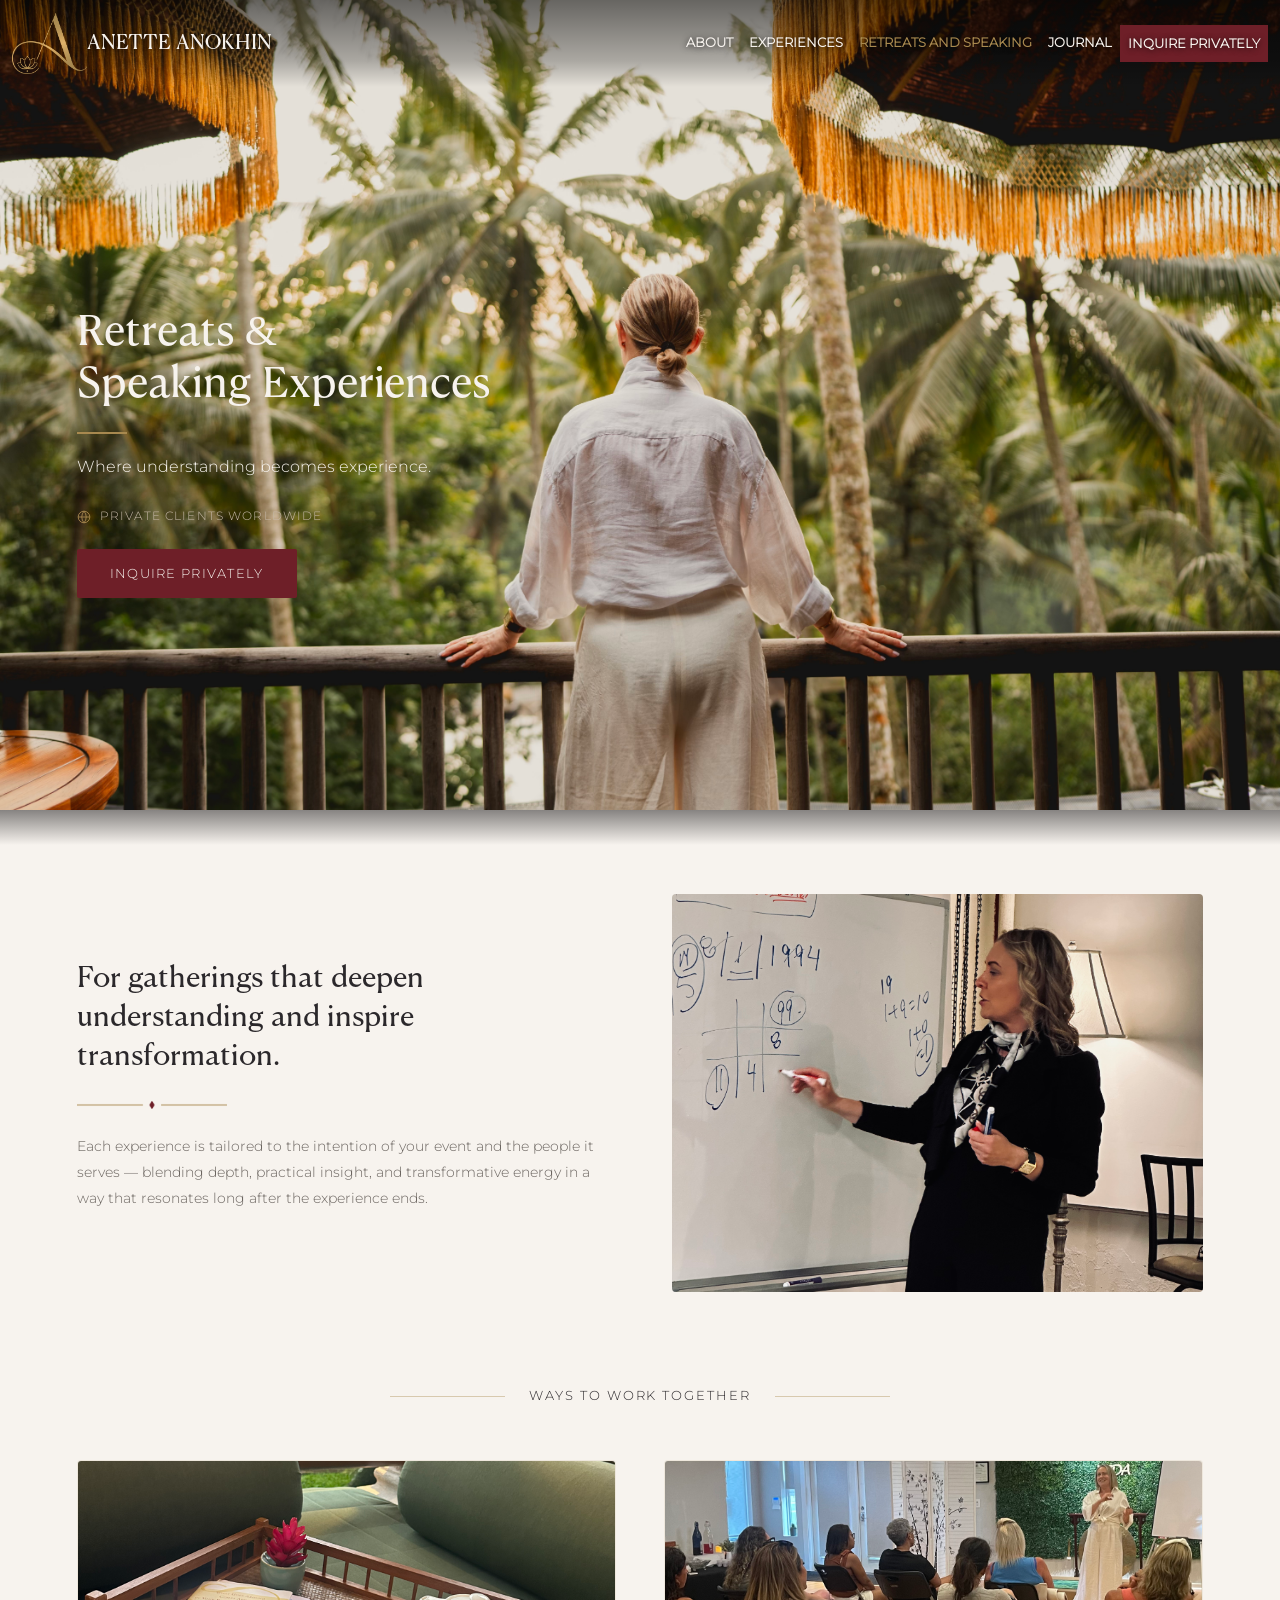
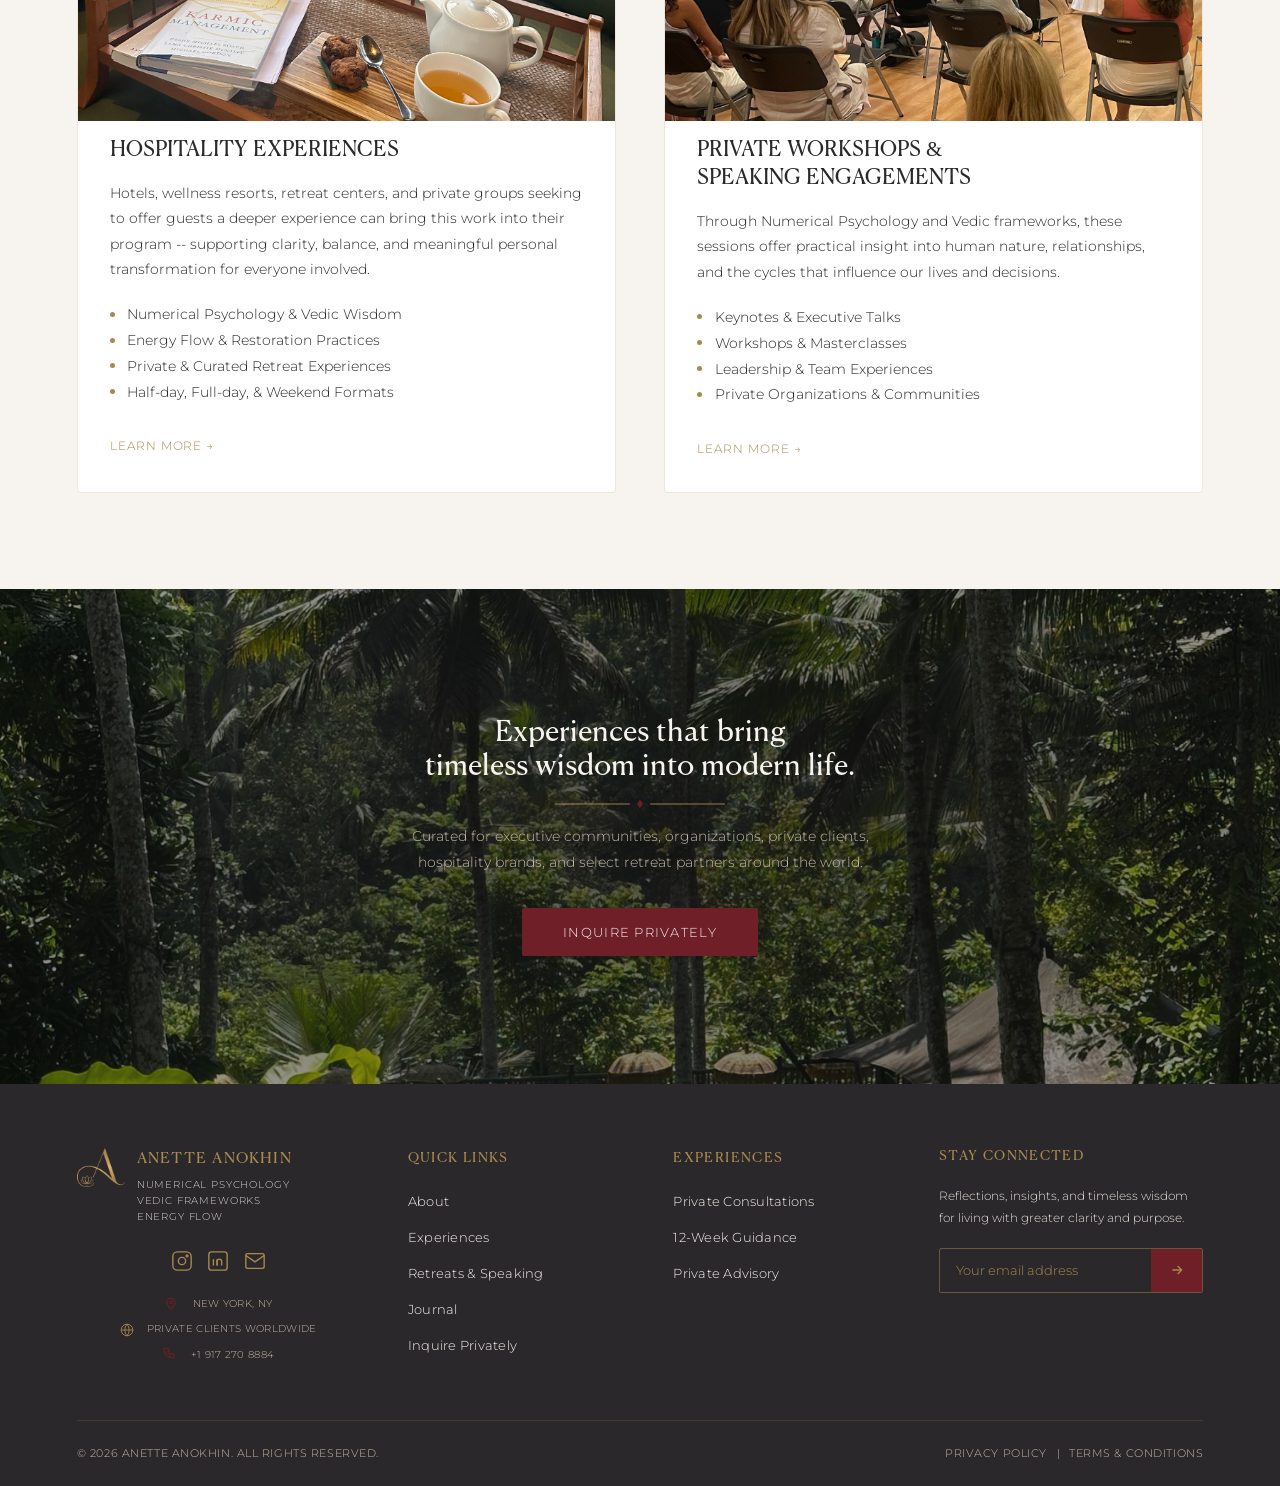
<file: retreats.html>
<!doctype html>
<html lang="en">

<head>
    <title>Retreats & Speaking | Anette Anokhin</title>
    <!-- Required meta tags -->
    <meta charset="utf-8" />
    <meta name="viewport" content="width=device-width, initial-scale=1" />

    <!-- tab logo -->
    <link rel="icon" type="image/png" href="images/iconA/24.png">

    <!-- Bootstrap CSS v5.3.8 -->
    <link href="https://cdn.jsdelivr.net/npm/bootstrap@5.3.8/dist/css/bootstrap.min.css" rel="stylesheet"
        integrity="sha384-sRIl4kxILFvY47J16cr9ZwB07vP4J8+LH7qKQnuqkuIAvNWLzeN8tE5YBujZqJLB" crossorigin="anonymous" />

    <!-- css link -->
    <link rel="stylesheet" href="style.css">
</head>

<body class="index-body">

    <!-- hero wrapper: nav + hero live inside this so nav can sit on top -->
    <div class="hero-wrapper">

        <!-- navbar start -->
        <nav class="navbar navbar-expand-lg hero-navbar">
            <div class="container-fluid">
                <a class="navbar-brand active canela ivory-veil idk-edit" href="index.html">
                    <img src="images/iconA/24.png" alt="Logo" width="46" height="40"
                        class="d-inline-block align-text-top idk-img">
                    ANETTE ANOKHIN
                </a>

                <button class="navbar-toggler custom-toggler" type="button" data-bs-toggle="collapse"
                    data-bs-target="#navbarNavAltMarkup" aria-controls="navbarNavAltMarkup" aria-expanded="false"
                    aria-label="Toggle navigation">
                    <span class="toggler-line line1"></span>
                    <span class="toggler-line line2"></span>
                    <span class="toggler-line line3"></span>
                </button>

                <div class="collapse navbar-collapse ivory-veil" id="navbarNavAltMarkup">
                    <div class="navbar-nav ms-auto montserrat fw-bold">
                        <a class="nav-link" href="aboutme.html">ABOUT</a>
                        <a class="nav-link" href="experience.html">EXPERIENCES</a>
                        <a class="nav-link active" href="retreats.html">RETREATS AND SPEAKING</a>
                        <a class="nav-link" href="journal.html">JOURNAL</a>
                        <a class="nav-link inq-btn" href="inquiry.html">INQUIRE PRIVATELY</a>
                    </div>
                </div>
            </div>
        </nav>
        <!-- navbar end -->

        <!-- retreats hero start -->
        <section class="retreats-hero">
            <div class="retreats-hero-bg" style="background-image: url('images/aboutMe/retreats-hero.png');"></div>
            <div class="retreats-hero-overlay"></div>

            <div class="retreats-hero-content">
                <h1 class="retreats-hero-headline canela ivory-veil">
                    Retreats &amp; <br> Speaking&nbsp;Experiences
                </h1>

                <div class="retreats-hero-divider"></div>

                <p class="retreats-hero-subtext montserrat ivory-veil">
                    Where understanding becomes experience.
                </p>

                <p class="retreats-hero-worldwide montserrat stone-taupe">
                    <span class="antique-gold"><svg class="globe-icon" viewBox="0 0 24 24" fill="none" stroke="#A8894F"
                            stroke-width="1.5">
                            <circle cx="12" cy="12" r="10" />
                            <line x1="2" y1="12" x2="22" y2="12" />
                            <path d="M12 2a15 15 0 0 1 0 20 15 15 0 0 1 0-20z" />
                        </svg></span> PRIVATE CLIENTS WORLDWIDE
                </p>

                <a href="inquiry.html" class="btn retreats-hero-btn red-crimson-bg ivory-veil montserrat">
                    INQUIRE PRIVATELY
                </a>
            </div>
        </section>
        <!-- retreats hero end -->

    </div>
    <!-- hero-wrapper end -->

    <!-- retreats intro section start -->
    <section class="retreats-intro">
        <div class="retreats-intro-fade"></div>

        <div class="retreats-intro-inner">

            <div class="retreats-intro-text">
                <h2 class="canela soft-charcoal">
                    For gatherings that deepen understanding and inspire transformation.
                </h2>

                <img src="images/logoFiles/13.png" alt="" class="retreats-intro-divider">

                <p class="montserrat soft-charcoal">
                    Each experience is tailored to the intention of your event and the people it serves — blending
                    depth, practical insight, and transformative energy in a way that resonates long after the
                    experience ends.
                </p>
            </div>

            <div class="retreats-intro-image">
                <img src="images/experiences/retreats-midsection.png" alt="Anette Anokhin teaching">
            </div>

        </div>
    </section>
    <!-- retreats intro section end -->

    <!-- ways to work together start -->
    <section class="ways-together">
        <div class="ways-together-header">
            <span class="ways-together-line"></span>
            <h2 class="montserrat soft-charcoal">WAYS TO WORK TOGETHER</h2>
            <span class="ways-together-line"></span>
        </div>

        <div class="ways-together-grid">

            <!-- card 1: hospitality experiences -->
            <div class="ways-card">
                <div class="ways-card-image">
                    <img src="images/experiences/retreats-card.png" alt="Retreats">
                </div>

                <h3 class="canela soft-charcoal">HOSPITALITY EXPERIENCES</h3>

                <p class="montserrat soft-charcoal">
                    Hotels, wellness resorts, retreat centers, and private groups seeking to offer guests a deeper
                    experience can bring this work into their program -- supporting clarity, balance, and meaningful
                    personal transformation for everyone involved.
                </p>

                <ul class="ways-card-list montserrat soft-charcoal">
                    <li>Numerical Psychology &amp; Vedic Wisdom</li>
                    <li>Energy Flow &amp; Restoration Practices</li>
                    <li>Private &amp; Curated Retreat Experiences</li>
                    <li>Half-day, Full-day, &amp; Weekend Formats</li>
                </ul>

                <a href="inquiry.html?service=retreats" class="ways-card-link montserrat">
                    LEARN MORE →
                </a>
            </div>

            <!-- card 2: workshops & speaking -->
            <div class="ways-card">
                <div class="ways-card-image">
                    <img src="images/experiences/workshops-card.png" alt="Private Workshops and Speaking Engagements">
                </div>

                <h3 class="canela soft-charcoal">PRIVATE WORKSHOPS &amp;<br>SPEAKING ENGAGEMENTS</h3>

                <p class="montserrat soft-charcoal">
                    Through Numerical Psychology and Vedic frameworks, these sessions offer practical insight into human
                    nature, relationships, and the cycles that influence our lives and decisions.
                </p>

                <ul class="ways-card-list montserrat soft-charcoal">
                    <li>Keynotes &amp; Executive Talks</li>
                    <li>Workshops &amp; Masterclasses</li>
                    <li>Leadership &amp; Team Experiences</li>
                    <li>Private Organizations &amp; Communities</li>
                </ul>

                <a href="inquiry.html?service=private-workshops-speaking-engagements" class="ways-card-link montserrat">
                    LEARN MORE →
                </a>
            </div>

        </div>
    </section>
    <!-- ways to work together end -->

    <!-- closing cta section start -->
    <section class="retreats-cta">
        <div class="retreats-cta-bg" style="background-image: url('images/experiences/retreats-cta.png');"></div>
        <div class="retreats-cta-overlay"></div>

        <div class="retreats-cta-content">
            <h3 class="canela ivory-veil">
                Experiences that bring<br>timeless wisdom into&nbsp;modern&nbsp;life.
            </h3>

            <img src="images/logoFiles/13.png" alt="" class="retreats-cta-divider">

            <p class="montserrat stone-taupe">
                Curated for executive communities, organizations, private clients, hospitality brands, and select
                retreat partners around the world.
            </p>

            <a href="inquiry.html" class="btn retreats-cta-btn red-crimson-bg ivory-veil montserrat">
                INQUIRE PRIVATELY
            </a>
        </div>
    </section>
    <!-- closing cta section end -->

    <!-- footer start -->
    <footer class="site-footer">
        <div class="footer-inner">

            <!-- column 1: brand -->
            <div class="footer-col footer-brand">
                <div class="footer-logo-row">
                    <img src="images/iconA/24.png" alt="Anette Anokhin logo" class="footer-logo-img">
                    <div class="footer-brand-text">
                        <span class="footer-brand-name canela antique-gold">
                            <a href="index.html">ANETTE ANOKHIN</a>
                        </span>
                        <span class="footer-brand-tag montserrat ivory-veil">NUMERICAL PSYCHOLOGY</span>
                        <span class="footer-brand-tag montserrat ivory-veil">VEDIC FRAMEWORKS</span>
                        <span class="footer-brand-tag montserrat ivory-veil">ENERGY FLOW</span>
                    </div>
                </div>

                <div class="footer-social">
                    <a href="https://www.instagram.com/anette.anokhin/" target="new" aria-label="Instagram"
                        class="footer-social-icon">
                        <svg viewBox="0 0 24 24" fill="none" stroke-width="1.5">
                            <rect x="2" y="2" width="20" height="20" rx="5" />
                            <circle cx="12" cy="12" r="4" />
                            <circle cx="17.5" cy="6.5" r="1" />
                        </svg>
                    </a>
                    <a href="https://www.linkedin.com/in/aneta-anokhin-2aa7685/" target="new" aria-label="LinkedIn"
                        class="footer-social-icon">
                        <svg viewBox="0 0 24 24" fill="none" stroke-width="1.5">
                            <rect x="2" y="2" width="20" height="20" rx="3" />
                            <line x1="7" y1="10" x2="7" y2="17" />
                            <circle cx="7" cy="6.5" r="1" class="footer-social-fill" stroke="none" />
                            <path d="M11 17v-4.5c0-1.5 1-2.5 2.5-2.5s2.5 1 2.5 2.5V17" />
                            <line x1="11" y1="10" x2="11" y2="17" />
                        </svg>
                    </a>
                    <a href="mailto:an@anetteanokhin.com" aria-label="Email" class="footer-social-icon">
                        <svg viewBox="0 0 24 24" fill="none" stroke-width="1.5">
                            <rect x="2" y="4" width="20" height="16" rx="2" />
                            <path d="M2 6l10 7 10-7" />
                        </svg>
                    </a>
                </div>

                <div class="footer-contact montserrat">
                    <p><svg class="footer-contact-icon" viewBox="0 0 24 24" fill="none" stroke="#6E1F28"
                            stroke-width="1.8">
                            <path d="M12 21s-7-7.2-7-12a7 7 0 0 1 14 0c0 4.8-7 12-7 12z" />
                            <circle cx="12" cy="9" r="2.3" />
                        </svg>
                        NEW YORK, NY</p>
                    <p><span class="antique-gold"><svg class="globe-icon" viewBox="0 0 24 24" fill="none"
                                stroke="#A8894F" stroke-width="1.5">
                                <circle cx="12" cy="12" r="10" />
                                <line x1="2" y1="12" x2="22" y2="12" />
                                <path d="M12 2a15 15 0 0 1 0 20 15 15 0 0 1 0-20z" />
                            </svg></span> PRIVATE CLIENTS WORLDWIDE</p>
                    <p><svg class="footer-contact-icon" viewBox="0 0 24 24" fill="none" stroke="#6E1F28"
                            stroke-width="1.8">
                            <path
                                d="M6 2h4l2 5-2.5 1.5a11 11 0 0 0 5 5L16 11l5 2v4a2 2 0 0 1-2 2C10 19 3 12 3 4a2 2 0 0 1 2-2z" />
                        </svg>
                        +1 917 270 8884</p>
                </div>
            </div>

            <!-- column 2: quick links -->
            <div class="footer-col footer-accordion">
                <button class="footer-heading footer-accordion-toggle canela antique-gold" aria-expanded="false">
                    QUICK LINKS
                    <svg class="footer-accordion-icon" viewBox="0 0 24 24" fill="none" stroke="#A8894F"
                        stroke-width="2">
                        <path d="M6 9l6 6 6-6" />
                    </svg>
                </button>
                <ul class="footer-links montserrat footer-accordion-content">
                    <li><a href="aboutme.html">About</a></li>
                    <li><a href="experience.html">Experiences</a></li>
                    <li><a href="retreats.html">Retreats &amp; Speaking</a></li>
                    <li><a href="journal.html">Journal</a></li>
                    <li><a href="inquiry.html">Inquire Privately</a></li>
                </ul>
            </div>

            <!-- column 3: experiences -->
            <div class="footer-col footer-accordion">
                <button class="footer-heading footer-accordion-toggle canela antique-gold" aria-expanded="false">
                    EXPERIENCES
                    <svg class="footer-accordion-icon" viewBox="0 0 24 24" fill="none" stroke="#A8894F"
                        stroke-width="2">
                        <path d="M6 9l6 6 6-6" />
                    </svg>
                </button>
                <ul class="footer-links montserrat footer-accordion-content">
                    <li><a href="experience.html#private-consultations">Private Consultations</a></li>
                    <li><a href="experience.html#12-week-guidance">12-Week Guidance</a></li>
                    <li><a href="experience.html#private-advisory">Private Advisory</a></li>
                </ul>
            </div>

            <!-- column 4: newsletter -->
            <div class="footer-col footer-newsletter" id="stay-connected">
                <h4 class="footer-heading canela antique-gold">STAY CONNECTED</h4>
                <p class="montserrat ivory-veil footer-newsletter-text">
                    Reflections, insights, and timeless wisdom for living with greater clarity and purpose.
                </p>
                <form class="footer-signup" action="subscribe.php" method="POST">
                    <input type="email" name="email" placeholder="Your email address" class="montserrat" required>
                    <button type="submit" aria-label="Subscribe">
                        <svg viewBox="0 0 24 24" fill="none" stroke-width="2">
                            <path d="M5 12h14M13 6l6 6-6 6" />
                        </svg>
                    </button>
                </form>
                <p id="subscribe-message" class="montserrat"></p>
            </div>

        </div>

        <div class="footer-bottom montserrat">
            <p>© 2026 ANETTE ANOKHIN. ALL RIGHTS RESERVED.</p>
            <div class="footer-legal">
                <a href="privacy.html">PRIVACY POLICY</a>
                <span>|</span>
                <a href="terms.html">TERMS &amp; CONDITIONS</a>
            </div>
        </div>
    </footer>
    <!-- footer end -->

    <!-- my javascript file -->
    <script src="script.js"></script>

    <!-- Bootstrap JavaScript Bundle (includes Popper) -->
    <script src="https://cdn.jsdelivr.net/npm/bootstrap@5.3.8/dist/js/bootstrap.bundle.min.js"
        integrity="sha384-FKyoEForCGlyvwx9Hj09JcYn3nv7wiPVlz7YYwJrWVcXK/BmnVDxM+D2scQbITxI"
        crossorigin="anonymous"></script>
</body>

</html>
</file>
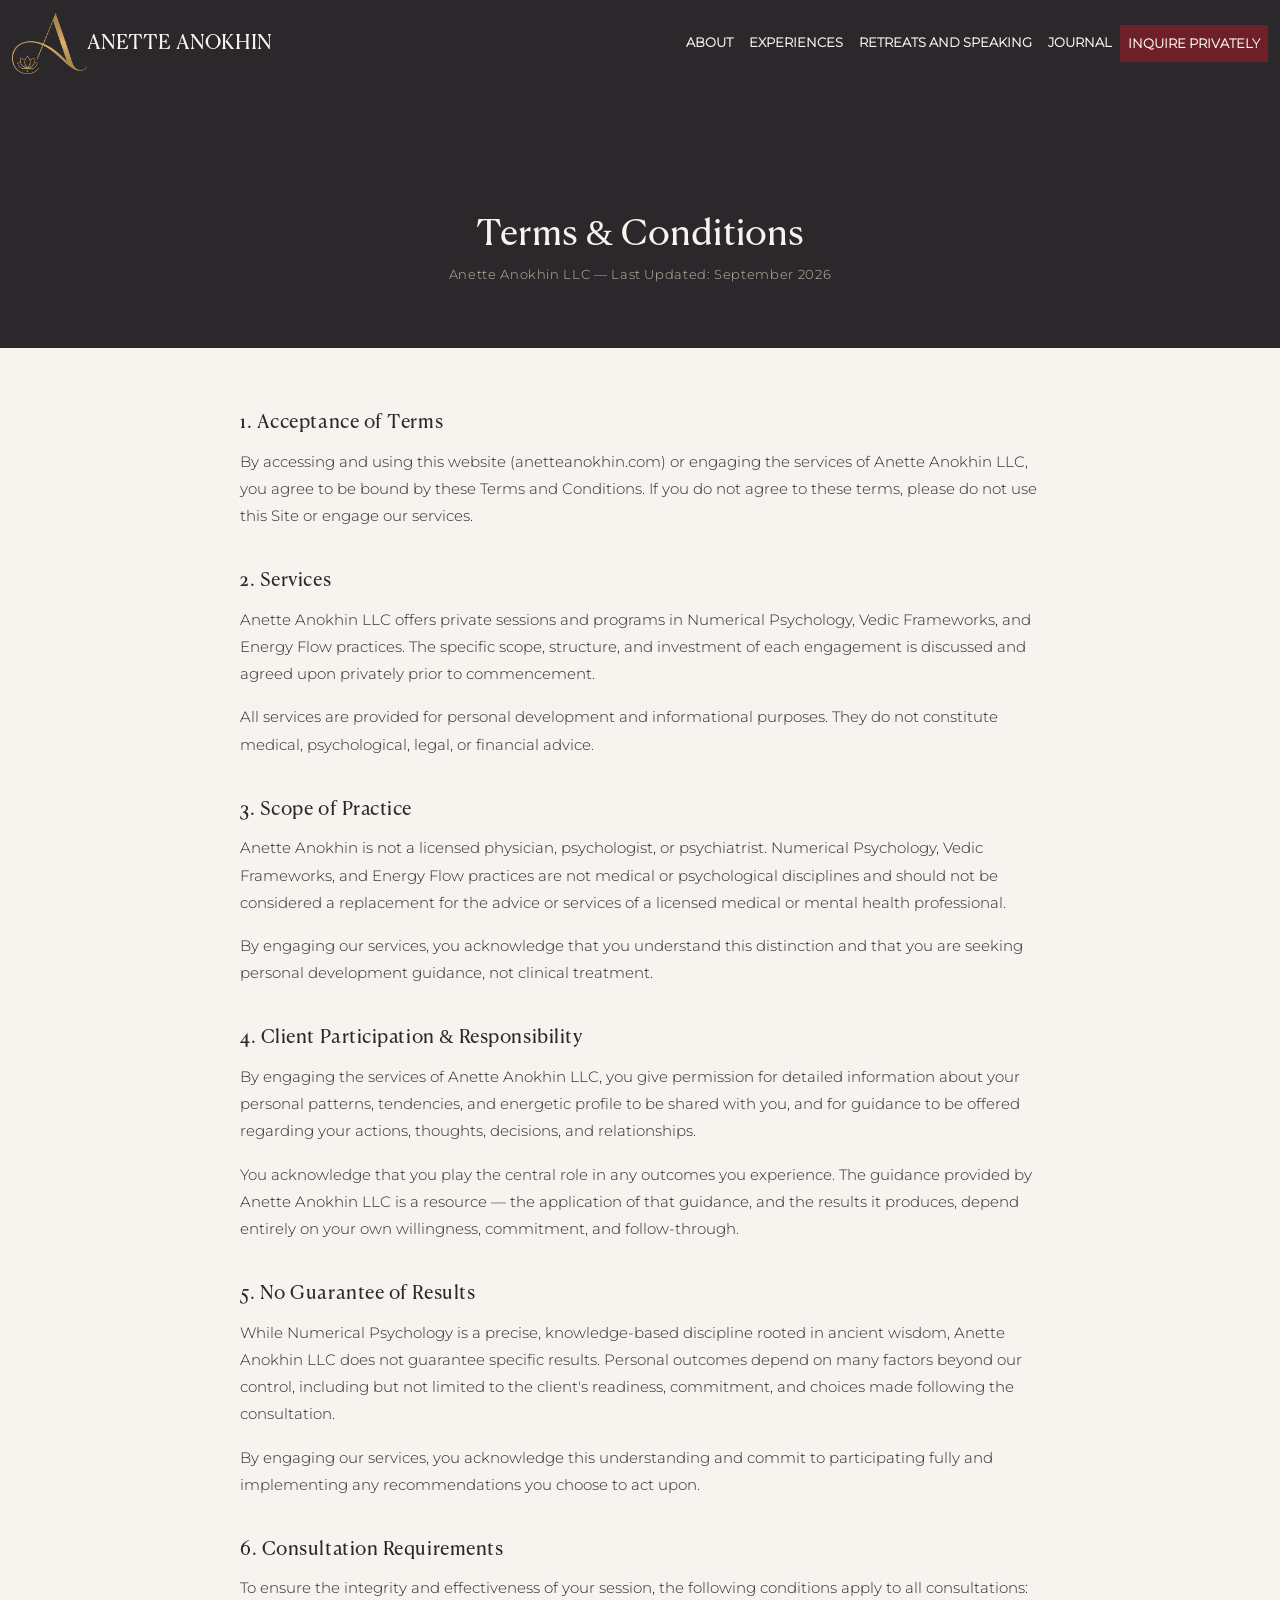
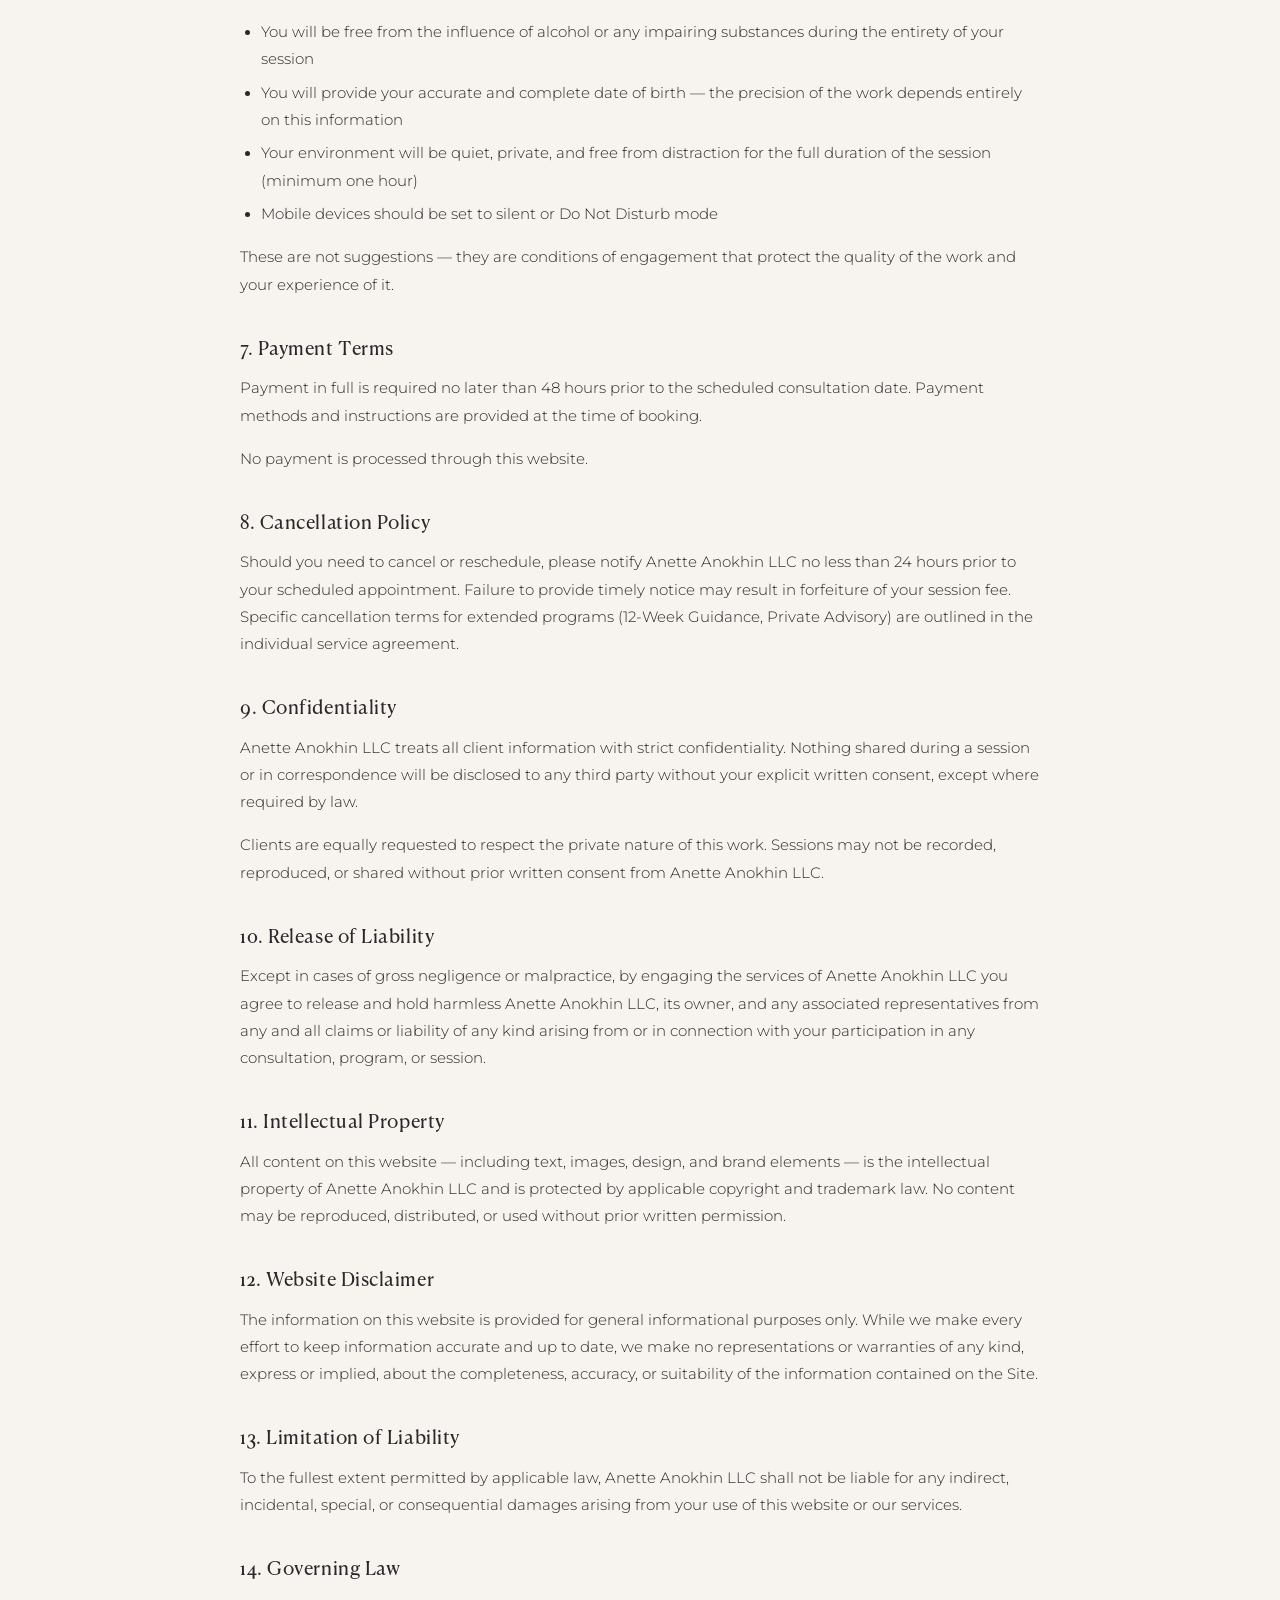
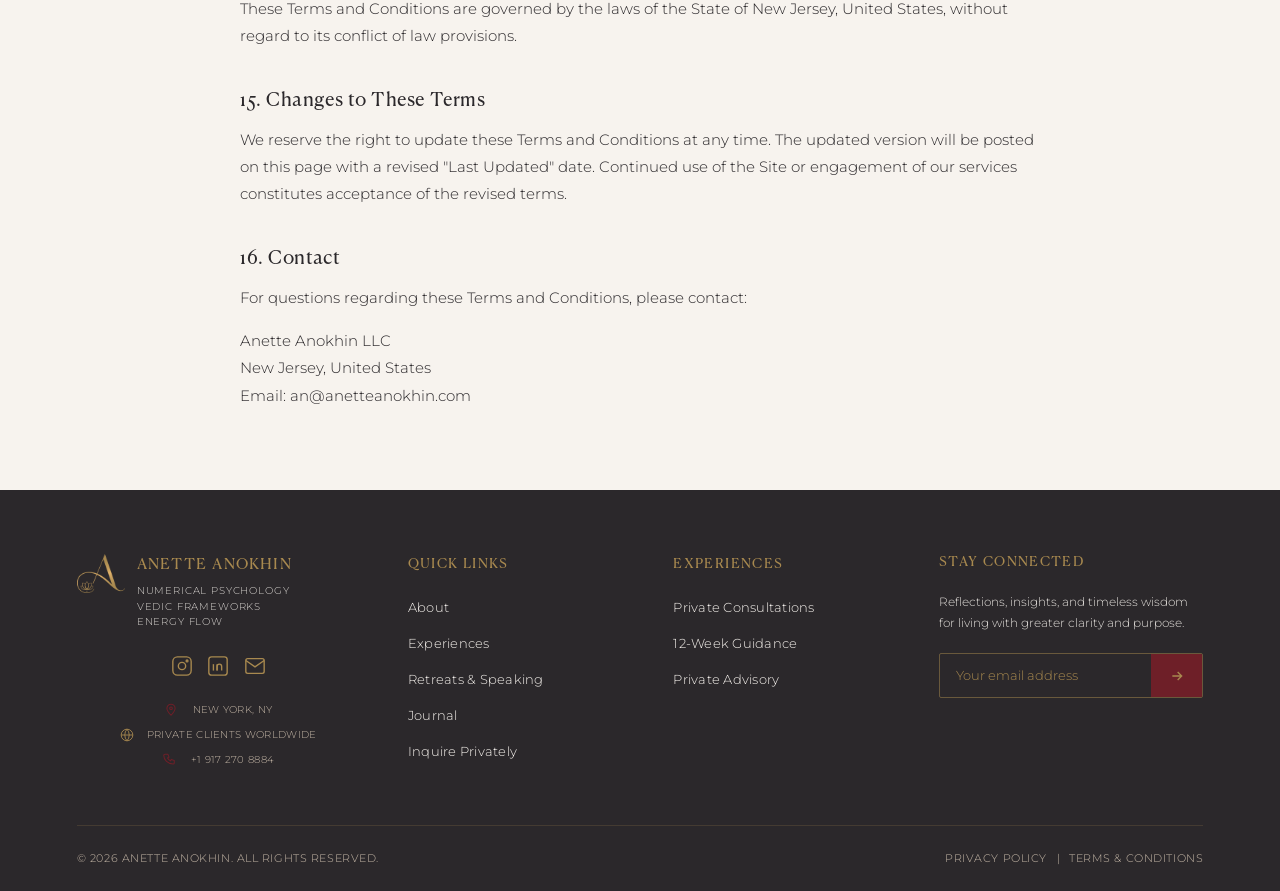
<file: terms.html>
<!doctype html>
<html lang="en">

<head>
    <title>Terms and Conditions | Anette Anokhin</title>
    <meta charset="utf-8" />
    <meta name="viewport" content="width=device-width, initial-scale=1" />
    <link rel="icon" type="image/png" href="images/iconA/24.png">
    <link href="https://cdn.jsdelivr.net/npm/bootstrap@5.3.8/dist/css/bootstrap.min.css" rel="stylesheet"
        integrity="sha384-sRIl4kxILFvY47J16cr9ZwB07vP4J8+LH7qKQnuqkuIAvNWLzeN8tE5YBujZqJLB" crossorigin="anonymous" />
    <link rel="stylesheet" href="style.css">
</head>

<body class="index-body">

    <!-- navbar start -->
    <nav class="navbar navbar-expand-lg hero-navbar" style="position: static; background-color: #2B282B;">
        <div class="container-fluid">
            <a class="navbar-brand active canela ivory-veil idk-edit" href="index.html">
                <img src="images/iconA/24.png" alt="Logo" width="46" height="40"
                    class="d-inline-block align-text-top idk-img">
                ANETTE ANOKHIN
            </a>

            <button class="navbar-toggler custom-toggler" type="button" data-bs-toggle="collapse"
                data-bs-target="#navbarNavAltMarkup" aria-controls="navbarNavAltMarkup" aria-expanded="false"
                aria-label="Toggle navigation">
                <span class="toggler-line line1"></span>
                <span class="toggler-line line2"></span>
                <span class="toggler-line line3"></span>
            </button>

            <div class="collapse navbar-collapse ivory-veil" id="navbarNavAltMarkup">
                <div class="navbar-nav ms-auto montserrat fw-bold">
                    <a class="nav-link" href="aboutme.html">ABOUT</a>
                    <a class="nav-link" href="experience.html">EXPERIENCES</a>
                    <a class="nav-link" href="retreats.html">RETREATS AND SPEAKING</a>
                    <a class="nav-link" href="journal.html">JOURNAL</a>
                    <a class="nav-link inq-btn" href="inquiry.html">INQUIRE PRIVATELY</a>
                </div>
            </div>
        </div>
    </nav>
    <!-- navbar end -->

    <!-- legal page header -->
    <div class="legal-header">
        <h1 class="canela ivory-veil">Terms &amp; Conditions</h1>
        <p class="montserrat stone-taupe">Anette Anokhin LLC — Last Updated: September 2026</p>
    </div>

    <!-- legal page content -->
    <section class="legal-content">
        <div class="legal-inner montserrat">

            <h2 class="canela">1. Acceptance of Terms</h2>
            <p>By accessing and using this website (anetteanokhin.com) or engaging the services of Anette Anokhin LLC,
                you
                agree to be bound by these Terms and Conditions. If you do not agree to these terms, please do not use
                this
                Site or engage our services.</p>

            <h2 class="canela">2. Services</h2>
            <p>Anette Anokhin LLC offers private sessions and programs in Numerical Psychology, Vedic Frameworks, and
                Energy
                Flow practices. The specific scope, structure, and investment of each engagement is discussed and agreed
                upon privately prior to commencement.</p>
            <p>All services are provided for personal development and informational purposes. They do not constitute
                medical, psychological, legal, or financial advice.</p>

            <h2 class="canela">3. Scope of Practice</h2>
            <p>Anette Anokhin is not a licensed physician, psychologist, or psychiatrist. Numerical Psychology, Vedic
                Frameworks, and Energy Flow practices are not medical or psychological disciplines and should not be
                considered a replacement for the advice or services of a licensed medical or mental health professional.
            </p>
            <p>By engaging our services, you acknowledge that you understand this distinction and that you are seeking
                personal development guidance, not clinical treatment.</p>

            <h2 class="canela">4. Client Participation &amp; Responsibility</h2>
            <p>By engaging the services of Anette Anokhin LLC, you give permission for detailed information about your
                personal patterns, tendencies, and energetic profile to be shared with you, and for guidance to be
                offered
                regarding your actions, thoughts, decisions, and relationships.</p>
            <p>You acknowledge that you play the central role in any outcomes you experience. The guidance provided by
                Anette Anokhin LLC is a resource — the application of that guidance, and the results it produces, depend
                entirely on your own willingness, commitment, and follow-through.</p>

            <h2 class="canela">5. No Guarantee of Results</h2>
            <p>While Numerical Psychology is a precise, knowledge-based discipline rooted in ancient wisdom, Anette
                Anokhin
                LLC does not guarantee specific results. Personal outcomes depend on many factors beyond our control,
                including but not limited to the client's readiness, commitment, and choices made following the
                consultation.</p>
            <p>By engaging our services, you acknowledge this understanding and commit to participating fully and
                implementing any recommendations you choose to act upon.</p>

            <h2 class="canela">6. Consultation Requirements</h2>
            <p>To ensure the integrity and effectiveness of your session, the following conditions apply to all
                consultations:</p>
            <ul>
                <li>You will be free from the influence of alcohol or any impairing substances during the entirety of
                    your
                    session</li>
                <li>You will provide your accurate and complete date of birth — the precision of the work depends
                    entirely
                    on this information</li>
                <li>Your environment will be quiet, private, and free from distraction for the full duration of the
                    session
                    (minimum one hour)</li>
                <li>Mobile devices should be set to silent or Do Not Disturb mode</li>
            </ul>
            <p>These are not suggestions — they are conditions of engagement that protect the quality of the work and
                your
                experience of it.</p>

            <h2 class="canela">7. Payment Terms</h2>
            <p>Payment in full is required no later than 48 hours prior to the scheduled consultation date. Payment
                methods
                and instructions are provided at the time of booking.</p>
            <p>No payment is processed through this website.</p>

            <h2 class="canela">8. Cancellation Policy</h2>
            <p>Should you need to cancel or reschedule, please notify Anette Anokhin LLC no less than 24 hours prior to
                your
                scheduled appointment. Failure to provide timely notice may result in forfeiture of your session fee.
                Specific cancellation terms for extended programs (12-Week Guidance, Private Advisory) are outlined in
                the
                individual service agreement.</p>

            <h2 class="canela">9. Confidentiality</h2>
            <p>Anette Anokhin LLC treats all client information with strict confidentiality. Nothing shared during a
                session
                or in correspondence will be disclosed to any third party without your explicit written consent, except
                where required by law.</p>
            <p>Clients are equally requested to respect the private nature of this work. Sessions may not be recorded,
                reproduced, or shared without prior written consent from Anette Anokhin LLC.</p>

            <h2 class="canela">10. Release of Liability</h2>
            <p>Except in cases of gross negligence or malpractice, by engaging the services of Anette Anokhin LLC you
                agree
                to release and hold harmless Anette Anokhin LLC, its owner, and any associated representatives from any
                and
                all claims or liability of any kind arising from or in connection with your participation in any
                consultation, program, or session.</p>

            <h2 class="canela">11. Intellectual Property</h2>
            <p>All content on this website — including text, images, design, and brand elements — is the intellectual
                property of Anette Anokhin LLC and is protected by applicable copyright and trademark law. No content
                may be
                reproduced, distributed, or used without prior written permission.</p>

            <h2 class="canela">12. Website Disclaimer</h2>
            <p>The information on this website is provided for general informational purposes only. While we make every
                effort to keep information accurate and up to date, we make no representations or warranties of any
                kind,
                express or implied, about the completeness, accuracy, or suitability of the information contained on the
                Site.</p>

            <h2 class="canela">13. Limitation of Liability</h2>
            <p>To the fullest extent permitted by applicable law, Anette Anokhin LLC shall not be liable for any
                indirect,
                incidental, special, or consequential damages arising from your use of this website or our services.</p>

            <h2 class="canela">14. Governing Law</h2>
            <p>These Terms and Conditions are governed by the laws of the State of New Jersey, United States, without
                regard
                to its conflict of law provisions.</p>

            <h2 class="canela">15. Changes to These Terms</h2>
            <p>We reserve the right to update these Terms and Conditions at any time. The updated version will be posted
                on
                this page with a revised "Last Updated" date. Continued use of the Site or engagement of our services
                constitutes acceptance of the revised terms.</p>

            <h2 class="canela">16. Contact</h2>
            <p>For questions regarding these Terms and Conditions, please contact:</p>
            <p>Anette Anokhin LLC<br>New Jersey, United States<br>Email: an@anetteanokhin.com</p>

        </div>
    </section>

    <!-- footer start -->
    <footer class="site-footer">
        <div class="footer-inner">

            <div class="footer-col footer-brand">
                <div class="footer-logo-row">
                    <img src="images/iconA/24.png" alt="Anette Anokhin logo" class="footer-logo-img">
                    <div class="footer-brand-text">
                        <span class="footer-brand-name canela antique-gold">
                            <a href="index.html">ANETTE ANOKHIN</a>
                        </span>
                        <span class="footer-brand-tag montserrat ivory-veil">NUMERICAL PSYCHOLOGY</span>
                        <span class="footer-brand-tag montserrat ivory-veil">VEDIC FRAMEWORKS</span>
                        <span class="footer-brand-tag montserrat ivory-veil">ENERGY FLOW</span>
                    </div>
                </div>

                <div class="footer-social">
                    <a href="https://www.instagram.com/anette.anokhin/" target="new" aria-label="Instagram"
                        class="footer-social-icon">
                        <svg viewBox="0 0 24 24" fill="none" stroke-width="1.5">
                            <rect x="2" y="2" width="20" height="20" rx="5" />
                            <circle cx="12" cy="12" r="4" />
                            <circle cx="17.5" cy="6.5" r="1" />
                        </svg>
                    </a>
                    <a href="https://www.linkedin.com/in/aneta-anokhin-2aa7685/" target="new" aria-label="LinkedIn"
                        class="footer-social-icon">
                        <svg viewBox="0 0 24 24" fill="none" stroke-width="1.5">
                            <rect x="2" y="2" width="20" height="20" rx="3" />
                            <line x1="7" y1="10" x2="7" y2="17" />
                            <circle cx="7" cy="6.5" r="1" class="footer-social-fill" stroke="none" />
                            <path d="M11 17v-4.5c0-1.5 1-2.5 2.5-2.5s2.5 1 2.5 2.5V17" />
                            <line x1="11" y1="10" x2="11" y2="17" />
                        </svg>
                    </a>
                    <a href="mailto:an@anetteanokhin.com" aria-label="Email" class="footer-social-icon">
                        <svg viewBox="0 0 24 24" fill="none" stroke-width="1.5">
                            <rect x="2" y="4" width="20" height="16" rx="2" />
                            <path d="M2 6l10 7 10-7" />
                        </svg>
                    </a>
                </div>

                <div class="footer-contact montserrat">
                    <p><svg class="footer-contact-icon" viewBox="0 0 24 24" fill="none" stroke="#6E1F28"
                            stroke-width="1.8">
                            <path d="M12 21s-7-7.2-7-12a7 7 0 0 1 14 0c0 4.8-7 12-7 12z" />
                            <circle cx="12" cy="9" r="2.3" />
                        </svg>
                        NEW YORK, NY</p>
                    <p><span class="antique-gold"><svg class="globe-icon" viewBox="0 0 24 24" fill="none"
                                stroke="#A8894F" stroke-width="1.5">
                                <circle cx="12" cy="12" r="10" />
                                <line x1="2" y1="12" x2="22" y2="12" />
                                <path d="M12 2a15 15 0 0 1 0 20 15 15 0 0 1 0-20z" />
                            </svg></span> PRIVATE CLIENTS WORLDWIDE</p>
                    <p><svg class="footer-contact-icon" viewBox="0 0 24 24" fill="none" stroke="#6E1F28"
                            stroke-width="1.8">
                            <path
                                d="M6 2h4l2 5-2.5 1.5a11 11 0 0 0 5 5L16 11l5 2v4a2 2 0 0 1-2 2C10 19 3 12 3 4a2 2 0 0 1 2-2z" />
                        </svg>
                        +1 917 270 8884</p>
                </div>
            </div>

            <div class="footer-col footer-accordion">
                <button class="footer-heading footer-accordion-toggle canela antique-gold" aria-expanded="false">
                    QUICK LINKS
                    <svg class="footer-accordion-icon" viewBox="0 0 24 24" fill="none" stroke="#A8894F"
                        stroke-width="2">
                        <path d="M6 9l6 6 6-6" />
                    </svg>
                </button>
                <ul class="footer-links montserrat footer-accordion-content">
                    <li><a href="aboutme.html">About</a></li>
                    <li><a href="experience.html">Experiences</a></li>
                    <li><a href="retreats.html">Retreats &amp; Speaking</a></li>
                    <li><a href="journal.html">Journal</a></li>
                    <li><a href="inquiry.html">Inquire Privately</a></li>
                </ul>
            </div>

            <div class="footer-col footer-accordion">
                <button class="footer-heading footer-accordion-toggle canela antique-gold" aria-expanded="false">
                    EXPERIENCES
                    <svg class="footer-accordion-icon" viewBox="0 0 24 24" fill="none" stroke="#A8894F"
                        stroke-width="2">
                        <path d="M6 9l6 6 6-6" />
                    </svg>
                </button>
                <ul class="footer-links montserrat footer-accordion-content">
                    <li><a href="experience.html#private-consultations">Private Consultations</a></li>
                    <li><a href="experience.html#12-week-guidance">12-Week Guidance</a></li>
                    <li><a href="experience.html#private-advisory">Private Advisory</a></li>
                </ul>
            </div>

            <div class="footer-col footer-newsletter">
                <h4 class="footer-heading canela antique-gold">STAY CONNECTED</h4>
                <p class="montserrat ivory-veil footer-newsletter-text">
                    Reflections, insights, and timeless wisdom for living with greater clarity and purpose.
                </p>
                <form class="footer-signup" action="subscribe.php" method="POST">
                    <input type="email" name="email" placeholder="Your email address" class="montserrat" required>
                    <button type="submit" aria-label="Subscribe">
                        <svg viewBox="0 0 24 24" fill="none" stroke-width="2">
                            <path d="M5 12h14M13 6l6 6-6 6" />
                        </svg>
                    </button>
                </form>
                <p id="subscribe-message" class="montserrat"></p>
            </div>

        </div>

        <div class="footer-bottom montserrat">
            <p>© 2026 ANETTE ANOKHIN. ALL RIGHTS RESERVED.</p>
            <div class="footer-legal">
                <a href="privacy.html">PRIVACY POLICY</a>
                <span>|</span>
                <a href="terms.html">TERMS &amp; CONDITIONS</a>
            </div>
        </div>
    </footer>
    <!-- footer end -->

    <script src="script.js"></script>
    <script src="https://cdn.jsdelivr.net/npm/bootstrap@5.3.8/dist/js/bootstrap.bundle.min.js"
        integrity="sha384-FKyoEForCGlyvwx9Hj09JcYn3nv7wiPVlz7YYwJrWVcXK/BmnVDxM+D2scQbITxI"
        crossorigin="anonymous"></script>
</body>

</html>
</file>
<file: style.css>
html {
    scroll-behavior: smooth;
}

/* fonts start */

@font-face {
    font-family: 'canela';
    src: url('fonts/CanelaText-Regular-Trial.otf') format('opentype');
    font-weight: normal;
    font-style: normal;
}

/* headlines,quotes, titles, logo, editorial text */
.canela {
    font-family: 'canela';
}

@font-face {
    font-family: 'canela italic';
    src: url('fonts/CanelaText-RegularItalic-Trial.otf') format('opentype');
}

/* small accents, signatures, emphasis, occasional highlights */
.canela-italic {
    font-family: 'canela italic';
}

@font-face {
    font-family: 'montserrat';
    src: url('fonts/Montserrat-Light.ttf') format('truetype');
}


/* body, text, captions, navigation, buttons, description */
.montserrat {
    font-family: 'montserrat';
}

/* fonts end */

/* colors start */
.ivory-veil {
    color: #F7F3EE;
}

.warm-sand {
    color: #EBDED2;
}

.stone-taupe {
    color: #C6B8A8;
}

.soft-charcoal {
    color: #2B282B;
}

.antique-gold {
    color: #A8894F;
}

.red-crimson {
    color: #6E1F28;
}
/* colors end */

/* navbar index start */

.inq-btn {
    background-color: #6E1F28;
    width: fit-content;
    padding: 1.5%;
}

.nav-link {
    color: #F7F3EE;
    transition: color 0.25s ease;
    font-size: 0.8rem;
}

.nav-link:hover {
    color: #A8894F;
}

a.navbar-brand:hover {
    color: #A8894F;
}

.navbar-nav .nav-link.active,
.navbar-nav .nav-link.show {
    color: #A8894F;
}

@media (max-width: 991.98px) {
    .navbar-nav {
        display: flex;
        flex-direction: column;
        gap: 0.75rem;
    }

    .nav-link {
        padding: 0.5rem 0;
    }

    .inq-btn {
        margin-top: 0.5rem;
        text-align: center;
        padding: 1%;
    }
}

/* custom hamburger toggler start */

.custom-toggler {
    width: 32px;
    height: 22px;
    position: relative;
    background: none;
    border: none;
    padding: 0;
    box-shadow: none !important;
}

.custom-toggler:focus {
    outline: none;
    box-shadow: none;
}

.toggler-line {
    position: absolute;
    left: 0;
    height: 2.5px;
    background-color: #6E1F28;
    border-radius: 2px;
    transition: all 0.3s ease;
}

.line1 {
    top: 0;
    width: 100%;
}

.line2 {
    top: 11px;
    width: 75%;
}

.line3 {
    top: 22px;
    width: 55%;
}

/* morph into X when menu is open */
.custom-toggler[aria-expanded="true"] .line1 {
    top: 10px;
    width: 100%;
    transform: rotate(45deg);
}

.custom-toggler[aria-expanded="true"] .line2 {
    opacity: 0;
    width: 100%;
}

.custom-toggler[aria-expanded="true"] .line3 {
    top: 10px;
    width: 100%;
    transform: rotate(-45deg);
}

/* custom hamburger toggler end */

/* navbar index end */

/* body index start */
body.index-body {
    background-color: #EBDED2;
}

html,
body {
    width: 100%;
    max-width: 100%;
    overflow-x: hidden !important;
    margin: 0;
    padding: 0;
}
/* body index end */

/* hero + navbar overlay start */

.hero-wrapper {
    position: relative;
    width: 100%;
    overflow-x: hidden;
}

.hero-goldBar {
    width: 50px;
    height: 2px;
    background-color: #A8894F;
    margin-top: 1rem;
    margin-bottom: 1.25rem;
}

@media (max-width: 991.98px) {

    /* Prevent hero wrapper horizontal leakage */
    .hero-wrapper {
        width: 100%;
        overflow-x: hidden;
    }

    /* Reset bootstrap container negative margins */
    .hero-navbar .container-fluid {
        margin-left: 0;
        margin-right: 0;
        width: 100%;
    }

    /* Center the bottom intro text and remove the desktop right border */
    .about-text {
        order: 2;
        width: 100%;
        border-right: none !important;
        padding-right: 0 !important;
        text-align: left;
        margin: 0 auto;
    }

    /* Keep the 3 category columns inside the screen bounds */
    .about-categories {
        order: 1;
        width: 100%;
        box-sizing: border-box;
    }
}

/* Ensure navbar fits strictly within the viewport */
.hero-navbar {
    position: absolute;
    top: 0;
    left: 0;
    width: 100%;
    max-width: 100%;
    z-index: 20;
    background-color: transparent;
    box-sizing: border-box;
}

/* Keep hero background within bounds */
.hero {
    position: relative;
    min-height: 90vh;
    display: flex;
    align-items: center;
    overflow: hidden;
    width: 100%;
}

.hero-bg {
    position: absolute;
    inset: 0;
    background-size: cover;
    background-position: center 20%;
    z-index: 1;
}

/* this is the "faded" gradient: solid dark on the left (behind nav/text),
   fading into the photo on the right. adjust the % stops to taste */
.hero-overlay {
    position: absolute;
    inset: 0;
    z-index: 2;
    background: linear-gradient(to right,
            rgba(43, 40, 43, 0.75) 0%,
            rgba(43, 40, 43, 0.65) 30%,
            rgba(43, 40, 43, 0.45) 45%,
            rgba(43, 40, 43, 0.2) 58%,
            rgba(43, 40, 43, 0.05) 70%,
            rgba(43, 40, 43, 0) 82%);
}


.hero-content {
    position: relative;
    z-index: 3;
    max-width: 620px;
    padding-left: 2%;
    padding-top: 6rem;
}

.hero-eyebrow {
    font-size: 0.75rem;
    letter-spacing: 0.15em;
    margin-bottom: 1rem;
}

.hero-headline {
    font-size: 3rem;
    line-height: 1.2;
    margin-bottom: 2rem;
}

.red-crimson-bg {
    background-color: #6E1F28;
}

.hero-btn {
    padding: 0.85rem 2rem;
    border-radius: 2px;
    display: inline-block;
    letter-spacing: 0.1em;
    font-size: 0.8rem;
    transition: color 0.25s ease;
}

.hero-btn:hover {
    color: #A8894F;
    background-color: #6E1F28;
    border-color: #6E1F28;
}

/* responsive: phone screens */
@media (max-width: 991.98px) {
    .hero-navbar {
        position: absolute;
        /* keep overlay effect on mobile too */
        background-color: transparent;
    }

    /* mobile menu itself should NOT be transparent, or links vanish into the photo */
    .navbar-collapse {
        background-color: #2B282B;
        margin-top: 1rem;
        padding: 1rem;
        border-radius: 4px;
    }

    .hero {
        min-height: 100vh;
    }

    .hero-content {
        max-width: 100%;
        padding-left: 6%;
        padding-right: 6%;
        padding-top: 7.5rem;
        text-align: left;
    }

    .hero-headline {
        font-size: 2rem;
    }
    /* on small screens the gradient needs to cover more of the image
       so text stays readable regardless of what's in the photo */
    .hero-overlay {
        background: linear-gradient(to bottom,
                rgba(43, 40, 43, 0.9) 0%,
                rgba(43, 40, 43, 0.75) 50%,
                rgba(43, 40, 43, 0.55) 100%);
    }
}

@media (max-width: 420px) {
    .hero-headline {
        font-size: 1.6rem;
    }
}

/* mobile phone view of hero img */
@media (max-width: 991.98px) {
    .hero-bg {
        background-position: 85% 15%;
    }
}

.hero-headline {
    overflow-wrap: break-word;
    word-wrap: break-word;
    max-width: 100%;
}

.hero-headline span {
    display: inline;
    white-space: normal;
}

img {
    max-width: 100%;
    height: auto;
    display: block;
}

.idk-edit {
    display: flex;
    justify-content: center;
    align-items: center;
}

.idk-img {
    width: 75px;
    height: auto;
}

/* hero + navbar overlay end */

/* about/intro section start */

.about-section {
    background-color: #F7F3EE;
    padding: 4.5rem 6% 4.5rem;
}

.about-inner {
    display: flex;
    align-items: center;
    gap: 4rem;
    max-width: 1300px;
    margin: 0 auto;
}

.about-text {
    flex: 0 0 34%;
    order: 1;
    align-items: center;
    justify-content: center;
    text-align: left;
    border-right: 1px solid rgba(168, 137, 79, 0.35);
    padding-right: 3rem;
}

.about-text p {
    font-size: 1.05rem;
    line-height: 1.9;
    margin: 0;
    font-style: italic;
}

.about-categories {
    flex: 1;
    display: flex;
    order: 2;
}

.about-category {
    flex: 1;
    text-align: center;
    padding: 0 1.75rem;
    border-left: 1px solid rgba(168, 137, 79, 0.35);
    flex-direction: row;
}

.about-category:first-child {
    border-left: none;
}

.about-icon {
    width: 50px;
    height: 50px;
    max-width: 50px;
    /* Force max width */
    margin: 0 auto 1.25rem;
    flex-shrink: 0;
    /* Prevent flexbox from squishing or stretching it */
}

.about-icon img {
    width: 100%;
    height: 100%;
    max-width: 100%;
    object-fit: contain;
    display: block;
}

.about-category h3 {
    font-size: 0.95rem;
    letter-spacing: 0.06em;
    line-height: 1.4;
    margin-bottom: 1rem;
}

.about-category p {
    font-size: 0.85rem;
    line-height: 1.7;
    margin: 0;
}

/* mobile: categories row first, paragraph text below */
@media (max-width: 991.98px) {
    .about-inner {
        flex-direction: column;
        gap: 2.5rem;
    }

    .about-categories {
        order: 1;
        flex-wrap: nowrap;
    }

    .about-text {
        order: 2;
        flex: 1;
        width: 100%;
    }

    .about-category {
        padding: 0 0.6rem;
    }

    .about-icon {
        width: 36px;
        height: 36px;
        margin-bottom: 0.75rem;
    }

    .about-category h3 {
        font-size: 0.68rem;
        letter-spacing: 0.03em;
    }

    .about-category p {
        font-size: 0.68rem;
        line-height: 1.5;
    }

    .about-text {
        text-align: center;
    }
}

@media (max-width: 420px) {
    .about-section {
        padding: 3.5rem 5% 4rem;
    }

    .about-icon {
        width: 30px;
        height: 30px;
    }

    .about-category h3 {
        font-size: 0.6rem;
    }
}

/* about/intro section end */

/* what you leave with section start */

.leave-with-section {
    background-color: #2B282B;
    padding: 4rem 6%;
    text-align: center;
}

.leave-with-label {
    font-size: 0.78rem;
    letter-spacing: 0.15em;
    margin-bottom: 2.5rem;
}

.leave-with-grid {
    display: flex;
    max-width: 1200px;
    margin: 0 auto 3rem;
    border: 1px solid rgba(168, 137, 79, 0.35);
}

.leave-with-card {
    flex: 1;
    padding: 2.5rem 1.75rem;
    border-left: 1px solid rgba(168, 137, 79, 0.35);
}

.leave-with-card:first-child {
    border-left: none;
}

.leave-with-icon {
    width: 26px;
    height: auto;
    margin: 0 auto 1.25rem;
    display: block;
}

.leave-with-card h3 {
    font-size: 1.25rem;
    margin-bottom: 1rem;
}

.leave-with-card p {
    font-size: 0.85rem;
    line-height: 1.7;
}

.leave-with-quote {
    font-size: 1.1rem;
    margin: 0;
}

/* responsive: phone screens */
@media (max-width: 991.98px) {
    .leave-with-section {
        padding: 3rem 7%;
    }

    .leave-with-grid {
        flex-direction: column;
    }

    .leave-with-card {
        border-left: none;
        border-top: 1px solid rgba(168, 137, 79, 0.35);
        padding: 2rem 1.5rem;
    }

    .leave-with-card:first-child {
        border-top: none;
    }
}
/* what you leave with section end */

/* quote banner section start */

.quote-banner {
    position: relative;
    min-height: 80vh;
    display: flex;
    align-items: flex-end;
    justify-content: center;
    overflow: hidden;
}

.quote-bg {
    position: absolute;
    inset: 0;
    background-image: url('images/mainPage/Gemini_Generated_Image_2z40te2z40te2z40.jpg');
    background-size: cover;
    background-position: center top;
    z-index: 1;
}

.quote-overlay {
    position: absolute;
    inset: 0;
    z-index: 2;
    background: linear-gradient(to bottom,
            rgba(20, 18, 19, 0.15) 0%,
            rgba(20, 18, 19, 0.45) 55%,
            rgba(20, 18, 19, 0.65) 100%);
}

.quote-content {
    position: relative;
    z-index: 3;
    text-align: center;
    max-width: 720px;
    padding: 3rem 6%;
}

.quote-headline {
    font-size: 1.8rem;
    line-height: 1.35;
    margin-bottom: 0.7rem;
}

.quote-subtext {
    font-size: 0.70rem;
    line-height: 1.8;
    letter-spacing: 0.02em;
}

.quote-divider {
    width: clamp(140px, 20vw, 260px);
    height: auto;
    margin: 1rem auto;
    display: block;
}

@media (max-width: 991.98px) {
    .quote-bg {
        background-position: center 70%;
    }
}

/* responsive: phone screens */
@media (max-width: 991.98px) {
    .quote-banner {
        min-height: 65vh;
    }

    .quote-headline {
        font-size: 1.6rem;
    }

    .quote-subtext {
        font-size: 0.82rem;
    }

    .quote-bg {
        background-position: center 12%;
    }
}

@media (max-width: 420px) {
    .quote-headline {
        font-size: 1.35rem;
    }

    .quote-content {
        padding: 2rem 7%;
    }
}
/* quote banner section end */

/* footer start */
.globe-icon {
    width: 14px;
    height: 14px;
    vertical-align: middle;
    margin-right: 0.3rem;
}

.footer-contact-icon {
    width: 14px;
    height: 14px;
    vertical-align: middle;
    margin-right: 0.4rem;
    flex-shrink: 0;
}

.site-footer {
    background-color: #2B282B;
    padding: 4rem 6% 0;
}

.footer-inner {
    display: flex;
    gap: 3rem;
    max-width: 1300px;
    margin: 0 auto;
    padding-bottom: 3rem;
}

.footer-col {
    flex: 1;
}

.footer-brand {
    flex: 1.3;
}

.footer-logo-row {
    display: flex;
    align-items: flex-start;
    gap: 0.75rem;
    margin-bottom: 1.5rem;
}

.footer-logo-img {
    width: 48px;
    height: auto;
    flex-shrink: 0;
}

.footer-brand-text {
    display: flex;
    flex-direction: column;
}

.footer-brand-name {
    font-size: 0.95rem;
    letter-spacing: 0.08em;
    margin-bottom: 0.4rem;
}

.footer-brand-name a {
    text-decoration: none;
    cursor: pointer;
    color: #A8894F;
}

.footer-brand-name a:hover {
    color: #6E1F28;
    transition: 0.2s;
}


.footer-brand-tag {
    font-size: 0.65rem;
    letter-spacing: 0.08em;
    opacity: 0.85;
    line-height: 1.5;
}

.footer-social {
    display: flex;
    justify-content: center;
    gap: 0.9rem;
    margin-bottom: 1.5rem;
}

.footer-social svg {
    width: 22px;
    height: 22px;
}

.footer-contact {
    display: flex;
    flex-direction: column;
    align-items: center;
}

.footer-contact p {
    display: flex;
    align-items: center;
    gap: 0.5rem;
    justify-content: flex-start;
    text-align: center;
    font-size: 0.65rem;
    color: #C6B8A8;
    letter-spacing: 0.03em;
    margin-bottom: 0.6rem;
}

.footer-heading {
    font-size: 0.85rem;
    letter-spacing: 0.1em;
    margin-bottom: 1.3rem;
}

.footer-links {
    list-style: none;
    padding: 0;
    margin: 0;
}

.footer-links li {
    margin-bottom: 0.75rem;
}

.footer-links a {
    color: #F7F3EE;
    font-size: 0.8rem;
    text-decoration: none;
    letter-spacing: 0.02em;
    transition: color 0.25s ease;
}

.footer-links a:hover {
    color: #A8894F;
}

.footer-newsletter-text {
    font-size: 0.78rem;
    line-height: 1.7;
    margin-bottom: 1.25rem;
    opacity: 0.9;
}

.footer-signup {
    display: flex;
    border: 1px solid rgba(168, 137, 79, 0.5);
    border-radius: 2px;
    overflow: hidden;
}

.footer-signup input {
    flex: 1;
    background: transparent;
    border: none;
    padding: 0.75rem 1rem;
    color: #F7F3EE;
    font-size: 0.8rem;
    outline: none;
}

.footer-signup input::placeholder {
    color: #A8894F;
}

.footer-signup button {
    background-color: #6E1F28;
    border: none;
    padding: 0 1.1rem;
    cursor: pointer;
}

.footer-signup button svg {
    width: 16px;
    height: 16px;
    display: block;
}

.footer-bottom {
    max-width: 1300px;
    margin: 0 auto;
    display: flex;
    justify-content: space-between;
    align-items: center;
    padding: 1.5rem 0;
    border-top: 1px solid rgba(168, 137, 79, 0.2);
}

.footer-bottom p {
    font-size: 0.7rem;
    color: #C6B8A8;
    letter-spacing: 0.05em;
    margin: 0;
}

.footer-legal {
    display: flex;
    align-items: center;
    gap: 0.6rem;
}

.footer-legal a {
    color: #C6B8A8;
    font-size: 0.7rem;
    text-decoration: none;
    letter-spacing: 0.05em;
}

.footer-legal span {
    color: #C6B8A8;
    font-size: 0.7rem;
}
.footer-social-icon svg {
    stroke: #A8894F;
    transition: stroke 0.25s ease;
}

.footer-social-icon:hover svg {
    stroke: #6E1F28;
}

.footer-social-icon:hover .footer-social-fill {
    fill: #6E1F28;
}

/* responsive: phone screens */
@media (max-width: 991.98px) {
    .footer-inner {
        flex-direction: column;
        gap: 0.7rem;
    }

    .footer-brand {
        flex: 1;
    }

    .footer-bottom {
        flex-direction: column;
        gap: 0.75rem;
        text-align: center;
        padding: 1.5rem 0 2rem;
    }
}

@media (max-width: 420px) {
    .site-footer {
        padding: 3rem 7% 0;
    }

    .footer-logo-img {
        width: 40px;
    }

    .footer-brand-name {
        font-size: 0.85rem;
    }
}

.footer-signup button svg {
    stroke: #A8894F;
    transition: stroke 0.25s ease;
}

.footer-signup button:hover svg {
    stroke: #F7F3EE;
}

/* footer accordion (mobile only) start */

.footer-accordion-toggle {
    display: flex;
    align-items: center;
    width: 100%;
    background: none;
    border: none;
    padding: 0;
    margin-bottom: 1.3rem;
    font-size: 0.85rem;
    letter-spacing: 0.1em;
    cursor: default;
    pointer-events: none;
}

.footer-accordion-toggle .footer-accordion-icon {
    display: none;
}

@media (max-width: 991.98px) {
    .footer-accordion-toggle {
        display: flex;
        align-items: center;
        justify-content: space-between;
        width: 100%;
        background: none;
        border: none;
        border-bottom: 1px solid rgba(168, 137, 79, 0.25);
        padding: 1rem 0;
        cursor: pointer;
        pointer-events: auto;
        text-align: left;
    }

    .footer-accordion-toggle .footer-accordion-icon {
        display: block;
    }
    
    .footer-accordion-icon {
        width: 18px;
        height: 18px;
        flex-shrink: 0;
        transition: transform 0.25s ease;
    }

    .footer-accordion-toggle[aria-expanded="true"] .footer-accordion-icon {
        transform: rotate(180deg);
    }

    .footer-accordion-content {
        max-height: 0;
        overflow: hidden;
        transition: max-height 0.3s ease;
        margin: 0;
    }

    .footer-accordion-content.is-open {
        max-height: 400px;
        padding-top: 1rem;
    }

    .footer-accordion .footer-links li:first-child {
        margin-top: 0;
    }
}

#subscribe-message {
    font-size: 0.75rem;
    margin-top: 0.75rem;
    display: none;
}

#subscribe-message.success {
    color: #A8894F;
    display: block;
}

#subscribe-message.error {
    color: #6E1F28;
    display: block;
}
/* footer accordion (mobile only) end */

/* footer end */

/* legal pages start */

.legal-header {
    background-color: #2B282B;
    padding: 8rem 6% 3rem;
    text-align: center;
}

.legal-header h1 {
    font-size: 2.2rem;
    margin-bottom: 0.5rem;
}

.legal-header p {
    font-size: 0.8rem;
    letter-spacing: 0.05em;
}

.legal-content {
    background-color: #F7F3EE;
    padding: 4rem 6%;
}

.legal-inner {
    max-width: 800px;
    margin: 0 auto;
}

.legal-inner h2 {
    font-size: 1.15rem;
    letter-spacing: 0.03em;
    margin-top: 2.5rem;
    margin-bottom: 0.9rem;
    color: #2B282B;
}

.legal-inner h2:first-child {
    margin-top: 0;
}

.legal-inner p {
    font-size: 0.92rem;
    line-height: 1.85;
    color: #2B282B;
    margin-bottom: 1rem;
}

.legal-inner ul {
    margin-bottom: 1rem;
    padding-left: 1.3rem;
}

.legal-inner li {
    font-size: 0.92rem;
    line-height: 1.85;
    color: #2B282B;
    margin-bottom: 0.4rem;
}

@media (max-width: 991.98px) {
    .legal-header {
        padding: 6.5rem 7% 2.5rem;
    }

    .legal-header h1 {
        font-size: 1.6rem;
    }

    .legal-content {
        padding: 2.5rem 7%;
    }
}

/* legal pages end */

/* =========================================================
   ABOUT PAGE
   ========================================================= */

.about-page .hero-wrapper {
    position: relative;
}


/* =========================================================
   DESKTOP HERO
   ========================================================= */

@media (min-width: 992px) {

    /*
       FORCE the navbar to sit ON TOP of the hero.
       This is the important part that was missing.
    */

        .about-page .hero-navbar {
            background: linear-gradient(to bottom,
                    rgba(0, 0, 0, 0.55) 0%,
                    rgba(0, 0, 0, 0.25) 70%,
                    rgba(0, 0, 0, 0) 100%);
            backdrop-filter: none;
            -webkit-backdrop-filter: none;
        }

                .about-page .hero-navbar .nav-link,
                .about-page .hero-navbar .navbar-brand {
                    text-shadow: 0 1px 6px rgba(0, 0, 0, 0.8);
                }
    /*
       Make the hero begin at the very top of the page,
       underneath the transparent navbar.
    */

    .about-page .hero {
        position: relative;
        min-height: 90vh;
        margin-top: 0;
    }


    /*
       SHIFT ANETTE'S FACE TO THE RIGHT.

       45% moves the image content toward the RIGHT
       compared with the previous 60%.

       You can later try 40% or 50% if you want to
       fine-tune it.
    */

    .about-page .hero-bg {
        background-position: 95% 60%;
    }


    /*
       KEEP THE DARK FADE.
    */

    .about-page .hero-overlay {
        display: block;
    }


    /*
       THE MOBILE PORTRAIT MUST NEVER APPEAR ON DESKTOP.
    */

    .about-page .about-mobile-image {
        display: none !important;
    }


    /*
       NAVIGATION NEEDS TO STAY VISIBLE OVER THE IMAGE.
    */

    .about-page .hero-navbar .nav-link {
        color: #F5F1E8;
    }

    .about-page .hero-navbar .nav-link.active {
        color: #F5F1E8;
    }

    .about-page .hero-navbar .nav-link:hover {
        color: #A8894F;
    }


    /*
       About text.
    */

    .about-page .hero-content {
        position: relative;
        z-index: 5;

        max-width: 680px;

        padding-left: 6%;
        padding-top: 10rem;
        padding-bottom: 4rem;
    }


    .about-page .about-copy {
        max-width: 610px;
        font-size: 0.82rem;
        line-height: 1.8;
        margin-bottom: 1rem;
    }

}


/* =========================================================
   MOBILE
   ========================================================= */

@media (max-width: 991.98px) {

    /*
       Mobile navbar remains over the top.
    */

    .about-page .hero-navbar {
        position: absolute !important;
        top: 0;
        left: 0;
        width: 100%;
        z-index: 100;

        background: transparent;
    }

    .red-thing {
        color: #58171f !important;
    }


    /*
       No desktop background image on phone.
    */

    .about-page .hero-bg {
        display: none !important;
    }


    /*
       No desktop fade on phone.
    */

    .about-page .hero-overlay {
        display: none !important;
    }


    /*
       Dark mobile hero.
    */

    .about-page .hero {
        min-height: 0;
        display: block;
        margin-top: 0;
        background-color: #C6B8A8;
    }


    /*
       Mobile content.
    */

    .about-page .hero-content {
        max-width: 100%;

        padding-left: 6%;
        padding-right: 6%;

        padding-top: 7.5rem;
    }


    /*
       Mobile headline.
    */

    .about-page .hero-headline {
        font-size: 2rem;
        line-height: 1.2;
        margin-bottom: 1.5rem;
    }


    /*
       MOBILE PORTRAIT.

       This is the ONLY place where this image appears
       as a separate image.

       It sits directly beneath "everyday life."
    */

    .about-page .about-mobile-image {
        display: block !important;

        width: 100%;
        max-width: 100%;
        height: auto;

        margin: 1.5rem 0 2.25rem;

        object-fit: cover;
    }


    /*
       About paragraphs.
    */

    .about-page .about-copy {
        max-width: 100%;

        font-size: 0.77rem;
        line-height: 1.7;

        margin-bottom: 1rem;
    }

}


/* =========================================================
   SMALL PHONES
   ========================================================= */

@media (max-width: 420px) {

    .about-page .hero-content {
        padding-left: 6%;
        padding-right: 6%;

        padding-top: 7rem;
        padding-bottom: 3rem;
    }


    .about-page .hero-headline {
        font-size: 1.6rem;
        line-height: 1.22;
    }


    .about-page .about-mobile-image {
        margin-top: 1.25rem;
        margin-bottom: 2rem;
    }


    .about-page .about-copy {
        font-size: 0.73rem;
        line-height: 1.65;
    }

}

/* about me hero end */

/* about story section start */

.about-story {
    background-color: #F7F3EE;
    padding: 6rem 6%;
}

.about-story-inner {
    max-width: 760px;
    margin: 0 auto;
}

.about-story-intro {
    font-size: 1.5rem;
    line-height: 1.55;
    margin-bottom: 2.5rem;
}

.about-story-inner p:not(.about-story-intro) {
    font-size: 0.95rem;
    line-height: 1.9;
    margin-bottom: 1.6rem;
}

.about-story-inner p:last-child {
    margin-bottom: 0;
}

@media (max-width: 991.98px) {
    .about-story {
        padding: 3.5rem 7% 4rem;
    }

    .about-story-intro {
        font-size: 1.15rem;
        margin-bottom: 1.75rem;
    }

    .about-story-inner p:not(.about-story-intro) {
        font-size: 0.82rem;
        line-height: 1.8;
        margin-bottom: 1.3rem;
    }
}
/* about story section end */

/* =========================================================
   EXPERIENCE PAGE
   ========================================================= */

.experience-page {
    background-color: #EBDED2;
}

/* --- solid cream navbar variant --- */

.exp-navbar {
    background-color: #EBDED2;
    padding-top: 1.1rem;
    padding-bottom: 1.1rem;
    border-bottom: 1px solid rgba(168, 137, 79, 0.2);
}

.exp-nav-link {
    color: #2B282B !important;
}

.exp-nav-link:hover,
.exp-nav-link.active {
    color: #A8894F !important;
}

.exp-line {
    background-color: #6E1F28 !important;
}

/* --- hero --- */

.exp-hero {
    position: relative;
    min-height: 65vh;
    display: flex;
    align-items: center;
    overflow: hidden;
}

.exp-hero-bg {
    position: absolute;
    inset: 0;
    background-size: cover;
    background-position: center 30%;
    z-index: 1;
}

/* fades on BOTH sides, per your note */
.exp-hero-overlay {
    position: absolute;
    inset: 0;
    z-index: 2;
    background: linear-gradient(to right,
            rgba(20, 18, 19, 0.9) 0%,
            rgba(20, 18, 19, 0.35) 28%,
            rgba(20, 18, 19, 0) 48%,
            rgba(20, 18, 19, 0) 62%,
            rgba(20, 18, 19, 0.55) 85%,
            rgba(20, 18, 19, 0.9) 100%);
}

.exp-hero-content {
    position: relative;
    z-index: 3;
    max-width: 620px;
    padding: 3rem 6%;
}

.exp-breadcrumb {
    font-size: 0.7rem;
    letter-spacing: 0.12em;
    color: #A8894F;
    margin-bottom: 1rem;
}

.exp-hero-title {
    font-size: 2.6rem;
    line-height: 1.2;
    margin-bottom: 1.25rem;
}

.exp-hero-divider {
    width: 50px;
    height: 2px;
    background-color: #A8894F;
    margin-bottom: 1.5rem;
}

.exp-hero-copy {
    font-size: 0.92rem;
    line-height: 1.8;
    color: #EBDED2;
    margin-bottom: 1.5rem;
}

.exp-hero-worldwide {
    font-size: 0.75rem;
    letter-spacing: 0.08em;
    color: #C6B8A8;
}

.exp-globe {
    margin-right: 0.4rem;
}

/* --- divider row --- */

.exp-divider-row {
    text-align: center;
    padding: 2.5rem 6%;
    background-color: #F7F3EE;
}

.exp-divider-img {
    width: clamp(140px, 20vw, 220px);
    margin: 0 auto;
}

/* --- service rows --- */

.exp-service {
    display: flex;
    align-items: stretch;
    min-height: 480px;
}

.exp-service-ivory {
    background-color: #F7F3EE;
}

.exp-service-sand {
    background-color: #EBDED2;
}

.exp-service-reverse {
    flex-direction: row-reverse;
}

.exp-service-image {
    flex: 1;
    background-size: cover;
    background-position: center;
}

.exp-service-text {
    flex: 1;
    padding: 4rem 5%;
    display: flex;
    flex-direction: column;
    justify-content: center;
}

.exp-service-num {
    display: flex;
    align-items: center;
    gap: 0.75rem;
    font-size: 0.8rem;
    letter-spacing: 0.1em;
    margin-bottom: 0.75rem;
}

.exp-num-line {
    display: inline-block;
    width: 32px;
    height: 1px;
    background-color: #A8894F;
}

.exp-service-text h2 {
    font-size: 1.7rem;
    margin-bottom: 1.25rem;
}

.exp-service-text p {
    font-size: 0.9rem;
    line-height: 1.8;
    margin-bottom: 1.1rem;
}

.exp-italic {
    font-style: italic;
    color: #6B6560;
    font-size: 0.7rem !important;
}

.exp-covers-line {
    margin-top: 0.5rem;
}

.exp-list {
    list-style: none;
    padding: 0;
    margin-bottom: 1.1rem;
}

.exp-list li {
    font-size: 0.9rem;
    line-height: 1.9;
    padding-left: 1.2rem;
    position: relative;
}

.exp-list li::before {
    content: "";
    position: absolute;
    left: 0;
    top: 0.65em;
    width: 5px;
    height: 5px;
    background-color: #A8894F;
    border-radius: 50%;
}

.exp-service-hr {
    border: none;
    border-top: 1px solid rgba(168, 137, 79, 0.35);
    width: 40px;
    margin: 0.5rem 0 1.25rem;
}

.exp-inquire-link {
    display: inline-flex;
    align-items: center;
    gap: 0.5rem;
    font-size: 0.75rem;
    letter-spacing: 0.08em;
    color: #A8894F;
    text-decoration: none;
    transition: color 0.25s ease;
}

.exp-inquire-link svg {
    width: 15px;
    height: 15px;
    stroke: #A8894F;
    transition: stroke 0.25s ease;
}

.exp-inquire-link:hover {
    color: #6E1F28;
}

.exp-inquire-link:hover svg {
    stroke: #6E1F28;
}

/* --- thick section dividers --- */

.exp-thick-divider {
    height: 3px;
    background: linear-gradient(to right, transparent, #A8894F 20%, #A8894F 80%, transparent);
}

/* --- closing quote section (darker beige, per brand palette) --- */

.exp-quote {
    background-color: #E3D2BC;
    text-align: center;
    padding: 5rem 6%;
}

.exp-quote-divider {
    width: clamp(160px, 22vw, 260px);
    margin: 0 auto 2rem;
}

.exp-quote p {
    font-size: 1.3rem;
    line-height: 1.7;
    color: #2B282B;
}

/* --- responsive: phone --- */

@media (max-width: 991.98px) {

    .exp-service,
    .exp-service-reverse {
        flex-direction: column;
        min-height: 0;
    }

    .exp-service-02 .exp-service-image {
        order: 1;
    }
    
    .exp-service-02 .exp-service-text {
        order: 2;
    }

    .exp-service-image {
        min-height: 280px;
    }

    .exp-service-text {
        padding: 3rem 7%;
    }

    .exp-nav-link {
        color: #F7F3EE !important;
    }
    
    .exp-nav-link:hover,
    .exp-nav-link.active {
        color: #A8894F !important;
    }

}

/* experience page end */

/* inquiry page start */

.inquiry-hero {
    background-color: #F7F3EE;
    min-height: 70vh;
    display: flex;
    align-items: center;
}

.inquiry-hero-inner {
    display: flex;
    justify-content: center;
    align-items: center;
    gap: 4rem;
    max-width: 1100px;
    width: 100%;
    margin: 0 auto;
    padding: 3rem 6%;
}

.inquiry-hero-content {
    flex: 1;
    text-align: center;
    max-width: 420px;
}

.inquiry-hero-content h1 {
    font-size: 1.9rem;
    margin-bottom: 1.25rem;
}

.inquiry-divider {
    width: 130px;
    margin: 1.1rem auto;
}

.inquiry-intro-text {
    font-size: 0.85rem;
    line-height: 1.8;
}

.inquiry-quote {
    font-size: 1.15rem;
    line-height: 1.45;
}

.inquiry-confidence {
    font-size: 0.7rem;
    letter-spacing: 0.08em;
}

.inquiry-form-wrap {
    flex: 1;
    max-width: 420px;
    background-color: #FFFFFF;
    padding: 2rem;
    border-radius: 4px;
    box-shadow: 0 10px 40px rgba(43, 40, 43, 0.08);
}

.inquiry-field {
    margin-bottom: 1rem;
}

.inquiry-field input,
.inquiry-field select,
.inquiry-field textarea {
    width: 100%;
    padding: 0.85rem 1rem;
    border: 1px solid rgba(168, 137, 79, 0.4);
    border-radius: 2px;
    font-size: 0.72rem;
    letter-spacing: 0.04em;
    color: #2B282B;
    background-color: #FFFFFF;
    box-sizing: border-box;
}

.inquiry-field input::placeholder,
.inquiry-field textarea::placeholder {
    color: #A8894F;
}

.inquiry-field select {
    color: #A8894F;
}

.inquiry-field textarea {
    resize: vertical;
}

.inquiry-submit {
    width: 100%;
    background-color: #6E1F28;
    color: #F7F3EE;
    border: none;
    padding: 0.85rem;
    font-size: 0.75rem;
    letter-spacing: 0.1em;
    border-radius: 2px;
    cursor: pointer;
    transition: background-color 0.25s ease;
}

.inquiry-submit:hover {
    background-color: #58171f;
}

#inquiry-message {
    font-size: 0.8rem;
    margin-top: 1rem;
    text-align: center;
    display: none;
}

#inquiry-message.success {
    color: #A8894F;
    display: block;
}

#inquiry-message.error {
    color: #6E1F28;
    display: block;
}

@media (max-width: 991.98px) {
    .inquiry-hero {
        min-height: 0;
        padding-top: 6rem;
    }

    .inquiry-hero-inner {
        flex-direction: column;
        padding: 2rem 7% 3rem;
    }

    .inquiry-hero-content,
    .inquiry-form-wrap {
        max-width: 100%;
    }
}

/* inquiry page end */

/* retreats hero start */

.retreats-hero {
    position: relative;
    min-height: 90vh;
    display: flex;
    align-items: center;
    overflow: hidden;
    width: 100%;
}

.retreats-hero-bg {
    position: absolute;
    inset: 0;
    background-size: cover;
    background-position: center 30%;
    z-index: 1;
}

.retreats-hero-overlay {
    position: absolute;
    inset: 0;
    z-index: 2;
}

.retreats-hero-content {
    position: relative;
    z-index: 3;
    max-width: 480px;
    padding-left: 6%;
    padding-top: 6rem;
}

.retreats-hero-headline {
    font-size: 2.6rem;
    line-height: 1.25;
    margin-bottom: 1.25rem;
}

.retreats-hero-divider {
    width: 50px;
    height: 2px;
    background-color: #A8894F;
    margin-bottom: 1.25rem;
}

.retreats-hero-subtext {
    font-size: 1rem;
    line-height: 1.6;
    margin-bottom: 1.75rem;
}

.retreats-hero-worldwide {
    font-size: 0.72rem;
    letter-spacing: 0.1em;
    margin-bottom: 1.5rem;
}

.retreats-hero-btn {
    padding: 0.85rem 2rem;
    border-radius: 2px;
    display: inline-block;
    letter-spacing: 0.1em;
    font-size: 0.8rem;
    transition: color 0.25s ease;
}

.retreats-hero-btn:hover {
    color: #A8894F;
    background-color: #6E1F28;
    border-color: #6E1F28;
}

/* responsive: phone screens */
@media (max-width: 991.98px) {
    .retreats-hero {
        min-height: 100vh;
    }

    .retreats-hero-content {
        max-width: 100%;
        padding-left: 6%;
        padding-right: 6%;
        padding-top: 7.5rem;
    }

    .retreats-hero-headline {
        font-size: 1.9rem;
    }

    .retreats-hero-overlay {
        background: linear-gradient(to bottom,
                rgba(22, 20, 21, 0.85) 0%,
                rgba(22, 20, 21, 0.65) 50%,
                rgba(22, 20, 21, 0.4) 100%);
    }
}

/* retreats navbar text visibility fix */

.hero-wrapper .hero-navbar {
    background: linear-gradient(to bottom,
            rgba(0, 0, 0, 0.55) 0%,
            rgba(0, 0, 0, 0.25) 70%,
            rgba(0, 0, 0, 0) 100%);
}

.hero-wrapper .hero-navbar .nav-link,
.hero-wrapper .hero-navbar .navbar-brand {
    text-shadow: 0 1px 6px rgba(0, 0, 0, 0.8);
}



/* retreats hero end */

/* retreats intro section start */

.retreats-intro {
    position: relative;
    background-color: #F7F3EE;
    padding: 4rem 6% 5rem;
}

.retreats-intro-fade {
    position: absolute;
    top: 0;
    left: 0;
    right: 0;
    height: 35px;
    background: linear-gradient(to bottom,
        rgba(22, 20, 21, 0.5) 0%,
        rgba(22, 20, 21, 0) 100%);
    z-index: 1;
}

.retreats-intro-inner {
    position: relative;
    z-index: 2;
    display: flex;
    align-items: center;
    gap: 4rem;
    max-width: 1300px;
    margin: 20px auto 0;
}

.retreats-intro-text {
    flex: 1;
}

.retreats-intro-text h2 {
    font-size: 1.75rem;
    line-height: 1.4;
    margin-bottom: 1.5rem;
}

.retreats-intro-divider {
    width: 150px;
    margin-bottom: 1.5rem;
    display: block;
}

.retreats-intro-text p {
    font-size: 0.88rem;
    line-height: 1.85;
    color: #6B6560;
}

.retreats-intro-image {
    flex: 1;
}

.retreats-intro-image img {
    width: 100%;
    height: 100%;
    max-height: 480px;
    object-fit: cover;
    border-radius: 4px;
    display: block;
}

/* responsive: phone screens */
@media (max-width: 991.98px) {
    .retreats-intro {
        padding: 4rem 7% 3.5rem;
    }

    .retreats-intro-inner {
        flex-direction: column;
        gap: 2.5rem;
    }

    .retreats-intro-text h2 {
        font-size: 1.4rem;
    }

    .retreats-intro-fade {
        height: 90px;
    }
}

/* retreats intro section end */

/* ways to work together start */

.ways-together {
    background-color: #F7F3EE;
    padding: 1rem 6% 6rem;
}

.ways-together-header {
    display: flex;
    align-items: center;
    justify-content: center;
    gap: 1.5rem;
    max-width: 500px;
    margin: 0 auto 3.5rem;
}

.ways-together-line {
    flex: 1;
    height: 1px;
    background-color: rgba(168, 137, 79, 0.4);
}

.ways-together-header h2 {
    font-size: 0.8rem;
    letter-spacing: 0.15em;
    white-space: nowrap;
    margin: 0;
}

.ways-together-grid {
    display: grid;
    grid-template-columns: 1fr 1fr;
    gap: 3rem;
    max-width: 1200px;
    margin: 0 auto;
}

.ways-card {
    background-color: #FFFFFF;
    border-radius: 4px;
    overflow: hidden;
    border: 1px solid rgba(168, 137, 79, 0.2);
    padding-bottom: 2rem;
}

.ways-card-image {
    width: 100%;
    height: 260px;
}

.ways-card-image img {
    width: 100%;
    height: 100%;
    object-fit: cover;
    display: block;
}

.ways-card-icon {
    width: 40px;
    height: 40px;
    margin: 1.75rem auto 0.5rem 2rem;
}

.ways-card-icon svg {
    width: 100%;
    height: 100%;
}

.ways-card h3 {
    font-size: 1.3rem;
    line-height: 1.35;
    margin: 1rem 2rem 1rem;
}

.ways-card p {
    font-size: 0.88rem;
    line-height: 1.8;
    margin: 0 2rem 1.25rem;
}

.ways-card-list {
    list-style: none;
    padding: 0;
    margin: 0 2rem 1.75rem;
}

.ways-card-list li {
    font-size: 0.85rem;
    line-height: 1.9;
    padding-left: 1.1rem;
    position: relative;
}

.ways-card-list li::before {
    content: "";
    position: absolute;
    left: 0;
    top: 0.7em;
    width: 5px;
    height: 5px;
    background-color: #A8894F;
    border-radius: 50%;
}

.ways-card-link {
    display: inline-flex;
    align-items: center;
    gap: 0.4rem;
    margin-left: 2rem;
    font-size: 0.75rem;
    letter-spacing: 0.08em;
    color: #A8894F;
    text-decoration: none;
    transition: color 0.25s ease;
}

.ways-card-link:hover {
    color: #6E1F28;
}

.ways-together-grid .ways-card:nth-child(1) .ways-card-image img {
    object-position: center 65%;
}

.ways-together-grid .ways-card:nth-child(2) .ways-card-image img {
    object-position: center 15%;
}

/* responsive: phone screens */
@media (max-width: 991.98px) {
    .ways-together {
        padding: 1rem 7% 4rem;
    }

    .ways-together-grid {
        grid-template-columns: 1fr;
        gap: 2rem;
    }

    .ways-card-image {
        height: 200px;
    }

    .ways-card h3 {
        font-size: 1.15rem;
    }
}

/* retreats closing cta start */

.retreats-cta {
    position: relative;
    min-height: 55vh;
    display: flex;
    align-items: center;
    justify-content: center;
    overflow: hidden;
}

.retreats-cta-bg {
    position: absolute;
    inset: 0;
    background-size: cover;
    background-position: center 40%;
    z-index: 1;
}

.retreats-cta-overlay {
    position: absolute;
    inset: 0;
    z-index: 2;
    background: radial-gradient(ellipse at center,
                rgba(20, 18, 19, 0.75) 0%,
                rgba(20, 18, 19, 0.6) 40%,
                rgba(20, 18, 19, 0.4) 100%);
}

.retreats-cta-content {
    position: relative;
    z-index: 3;
    text-align: center;
    max-width: 640px;
    padding: 3rem 6%;
}

.retreats-cta-content h2 {
    font-size: 2rem;
    line-height: 1.35;
    margin-bottom: 1.25rem;
}

.retreats-cta-divider {
    width: 170px;
    margin: 1rem auto 1rem;
    display: block;
}

.retreats-cta-content p {
    font-size: 0.9rem;
    line-height: 1.8;
    margin-bottom: 2rem;
}

.retreats-cta-btn {
    padding: 0.85rem 2.5rem;
    border-radius: 2px;
    display: inline-block;
    letter-spacing: 0.1em;
    font-size: 0.8rem;
    transition: color 0.25s ease;
}

.retreats-cta-btn:hover {
    color: #A8894F;
    background-color: #6E1F28;
    border-color: #6E1F28;
}

/* responsive: phone screens */
@media (max-width: 991.98px) {
    .retreats-cta {
        min-height: 60vh;
    }

    .retreats-cta-content h2 {
        font-size: 1.5rem;
    }
}

/* retreats closing cta end */

/* journal page start */

.journal-header {
    background-color: #F7F3EE;
    text-align: center;
    padding: 4rem 6% 1rem;
}

.journal-header h1 {
    font-size: 3rem;
    letter-spacing: 0.08em;
    margin-bottom: 1rem;
}

.journal-header img,
.journal-connect-inner img {
    display: block;
    margin: 1rem auto 1rem;
}

.journal-header-divider {
    width: 60px;
    height: 1px;
    background-color: #A8894F;
    margin: 0 auto 1.5rem;
}

.journal-header p {
    font-size: 1.1rem;
}

.journal-carousel-section {
    background-color: #F7F3EE;
    padding: 3rem 6% 2rem;
}

.journal-carousel-centered {
    justify-content: center;
}

.journal-carousel-wrap {
    display: flex;
    align-items: center;
    gap: 1rem;
    max-width: 1300px;
    margin: 0 auto;
}

.journal-carousel {
    display: flex;
    gap: 2rem;
    overflow-x: auto;
    scroll-snap-type: x mandatory;
    scrollbar-width: none;
    flex: 1;
}

.journal-carousel::-webkit-scrollbar {
    display: none;
}

.journal-card {
    flex: 0 0 calc(33.333% - 1.34rem);
    scroll-snap-align: start;
    background-color: #EFE6DA;
    border-radius: 4px;
    overflow: hidden;
    display: flex;
    flex-direction: column;
}

.journal-card-image {
    width: 100%;
    height: 220px;
}

.journal-card-image img {
    width: 100%;
    height: 100%;
    object-fit: cover;
    display: block;
}

.journal-card-image img {
    object-position: center 80%;
}

.journal-card-body {
    padding: 1.75rem;
}

.journal-card-body h3 {
    font-size: 1.3rem;
    line-height: 1.35;
    margin-bottom: 0.9rem;
}

.journal-card-divider {
    width: 40px;
    height: 1px;
    background-color: #A8894F;
    margin-bottom: 1rem;
}

.journal-card-body p {
    font-size: 0.85rem;
    line-height: 1.75;
    margin-bottom: 1.25rem;
}

.journal-card-link {
    font-size: 0.75rem;
    letter-spacing: 0.08em;
    color: #A8894F;
    text-decoration: none;
    transition: color 0.25s ease;
}

.journal-card-link:hover {
    color: #6E1F28;
}

.journal-nav {
    flex-shrink: 0;
    width: 40px;
    height: 40px;
    border-radius: 50%;
    border: 1px solid rgba(168, 137, 79, 0.4);
    background: none;
    display: flex;
    align-items: center;
    justify-content: center;
    cursor: pointer;
}

.journal-nav svg {
    width: 18px;
    height: 18px;
}

.journal-header~* .container-fluid,
body .navbar .container-fluid {
    margin-left: 0;
    margin-right: 0;
    width: 100%;
}

html,
body {
    overflow-x: hidden;
    max-width: 100%;
}

@media (max-width: 991.98px) {

    .journal-carousel-wrap {
        gap: 0;
    }

    .journal-card {
        flex: 0 0 92%;
    }

    .journal-carousel-centered {
        justify-content: flex-start;
    }
}

@media (max-width: 576px) {
    .journal-nav {
        display: none;
    }
}
/* stay connected */

.journal-connect {
    background-color: #F7F3EE;
    padding: 0 6% 5rem;
}

.journal-connect-inner {
    max-width: 640px;
    margin: 0 auto;
    background-color: #EFE6DA;
    border: 1px solid rgba(168, 137, 79, 0.3);
    border-radius: 4px;
    text-align: center;
    padding: 3rem 2.5rem;
}

.journal-connect-dot {
    width: 5px;
    height: 5px;
    background-color: #A8894F;
    border-radius: 50%;
    margin: 0 auto 1.25rem;
}

.journal-connect-inner h2 {
    font-size: 1.9rem;
    margin-bottom: 1rem;
}

.journal-connect-inner p {
    font-size: 0.9rem;
    line-height: 1.7;
    margin-bottom: 1.75rem;
}

.journal-connect-form {
    display: flex;
    max-width: 420px;
    margin: 0 auto;
    border: 1px solid rgba(168, 137, 79, 0.4);
    border-radius: 2px;
    overflow: hidden;
}

.journal-connect-form input {
    flex: 1;
    border: none;
    padding: 0.85rem 1rem;
    font-size: 0.85rem;
    background-color: #F7F3EE;
}

.journal-connect-form button {
    background-color: #A8894F;
    border: none;
    padding: 0 1.2rem;
    cursor: pointer;
}

.journal-connect-form button svg {
    width: 16px;
    height: 16px;
}

#journal-subscribe-message {
    font-size: 0.8rem;
    margin-top: 1rem;
    display: none;
}

#journal-subscribe-message.success {
    color: #A8894F;
    display: block;
}

#journal-subscribe-message.error {
    color: #6E1F28;
    display: block;
}

.journal-connect-privacy {
    font-size: 0.82rem;
    margin-top: 1.25rem;
    margin-bottom: 0;
}

/* responsive: phone screens */
@media (max-width: 991.98px) {
    .journal-header h1 {
        font-size: 2rem;
    }

    .journal-card {
        flex: 0 0 85%;
    }

    .journal-connect-inner {
        padding: 2.5rem 1.5rem;
    }
}

/* journal page end */

/* article page start */

.article-hero {
    position: relative;
    height: 320px;
    overflow: hidden;
}

.article-hero-bg {
    position: absolute;
    inset: 0;
    background-size: cover;
    background-position: center;
}

.article-hero-overlay {
    position: absolute;
    inset: 0;
    background: linear-gradient(to bottom,
            rgba(43, 40, 43, 0.65) 0%,
            rgba(43, 40, 43, 0.3) 60%,
            rgba(43, 40, 43, 0) 100%);
}

.article-body {
    background-color: #F7F3EE;
    padding: 3rem 6% 5rem;
}

.article-body-inner {
    max-width: 720px;
    margin: 0 auto;
}

.article-label {
    font-size: 0.72rem;
    letter-spacing: 0.15em;
    margin-bottom: 0.75rem;
}

.article-body-inner h1 {
    font-size: 2.3rem;
    line-height: 1.25;
    margin-bottom: 1rem;
}

.article-subtitle {
    font-size: 1.05rem;
    color: #6B6560;
    margin-bottom: 1.5rem;
}

.article-divider {
    width: 50px;
    height: 1px;
    background-color: #A8894F;
    margin: 1.5rem 0;
}

.article-content h2 {
    font-size: 1.35rem;
    margin-top: 2rem;
    margin-bottom: 1rem;
}

.article-content p {
    font-size: 0.95rem;
    line-height: 1.9;
    margin-bottom: 1.25rem;
}

.article-list {
    list-style: none;
    padding: 0;
    margin-bottom: 1.5rem;
}

.article-list li {
    font-size: 0.95rem;
    line-height: 1.85;
    padding: 0.9rem 0;
    border-bottom: 1px solid rgba(168, 137, 79, 0.25);
}

.article-list li:first-child {
    padding-top: 0;
}

.article-closing {
    font-size: 0.85rem;
    line-height: 1.8;
    margin-top: 2rem;
}

.article-cta {
    text-align: center;
    font-size: 0.85rem;
}

.article-cta a {
    color: #A8894F;
    text-decoration: underline;
}

.back-jrl-btn {
    background: #6E1F28;
    padding: 2%;
    width: fit-content;
    text-decoration: none;
}

.back-jrl-btn a {
    text-decoration: none;
}

.back-jrl-btn a:hover {
    color: #E3D2BC;
}

@media (max-width: 991.98px) {
    .article-hero {
        height: 220px;
    }

    .article-body-inner h1 {
        font-size: 1.7rem;
    }
}

/* article page end */
</file>
